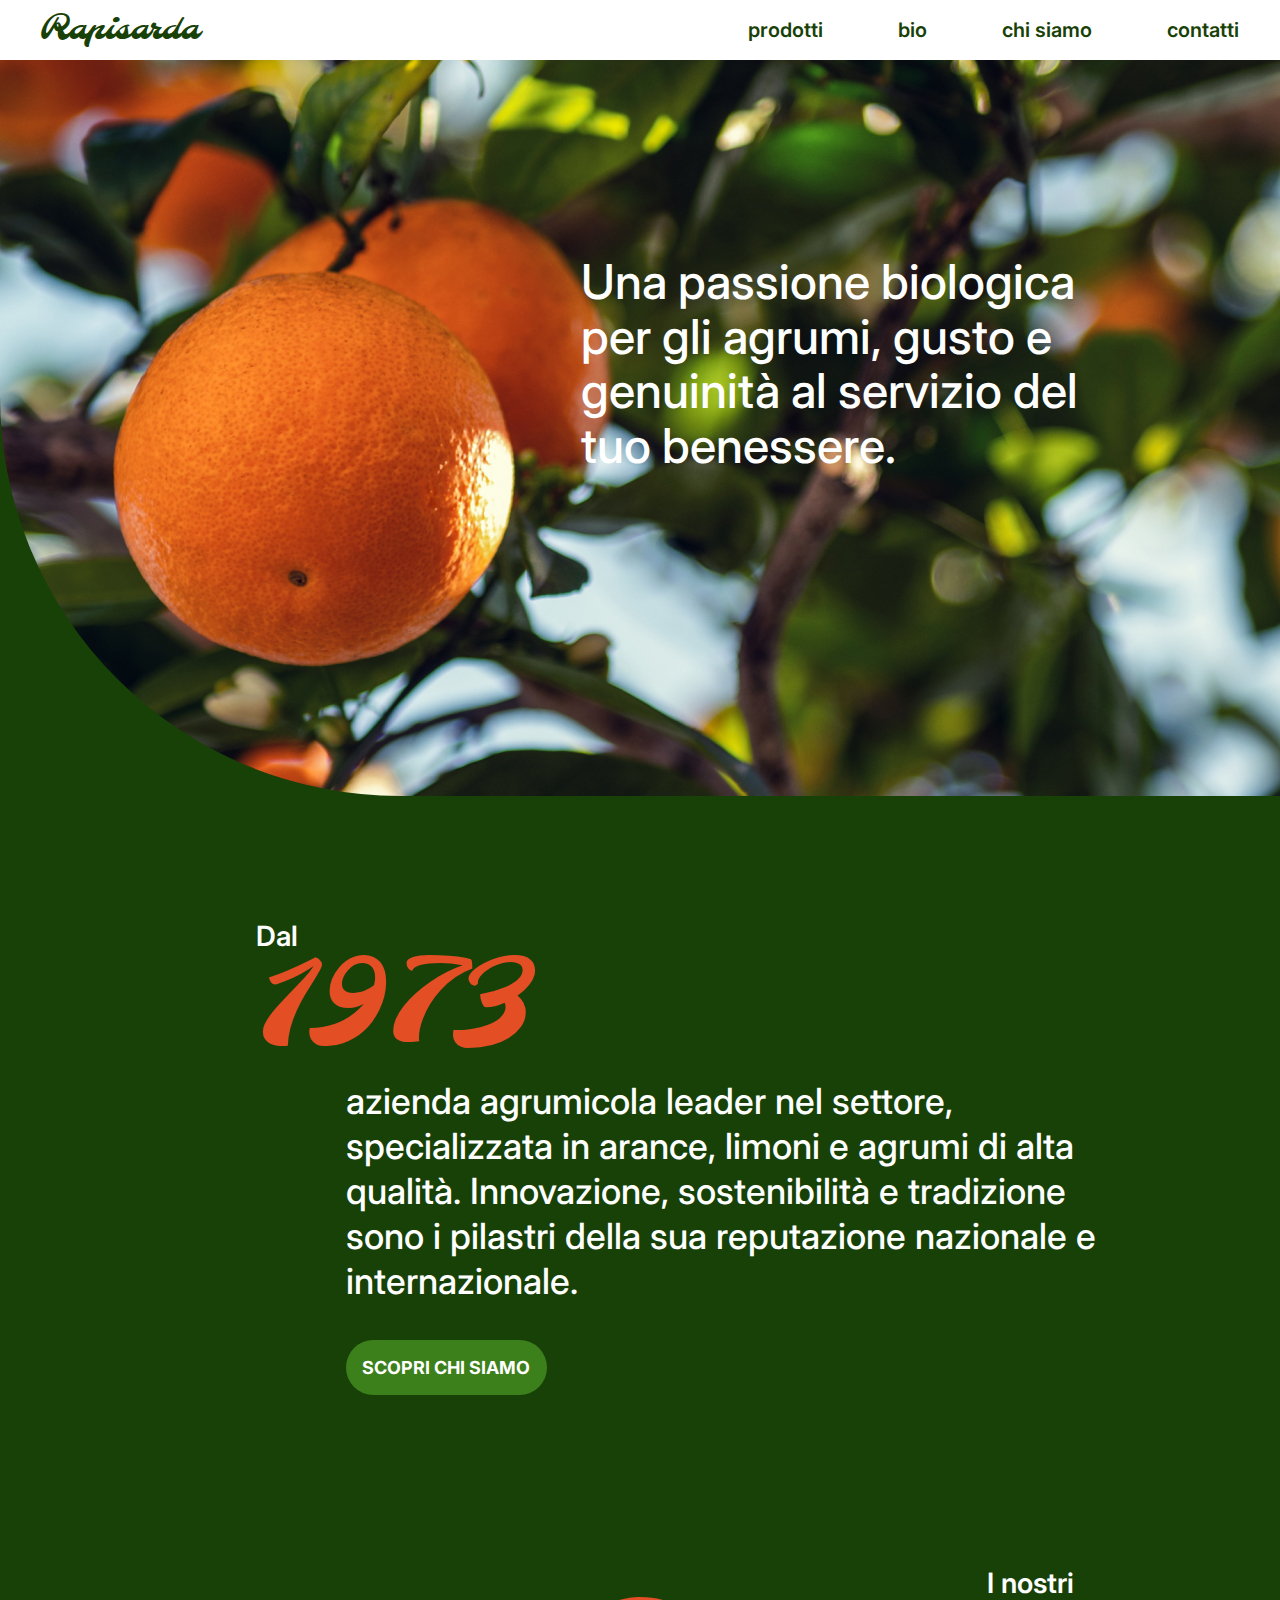
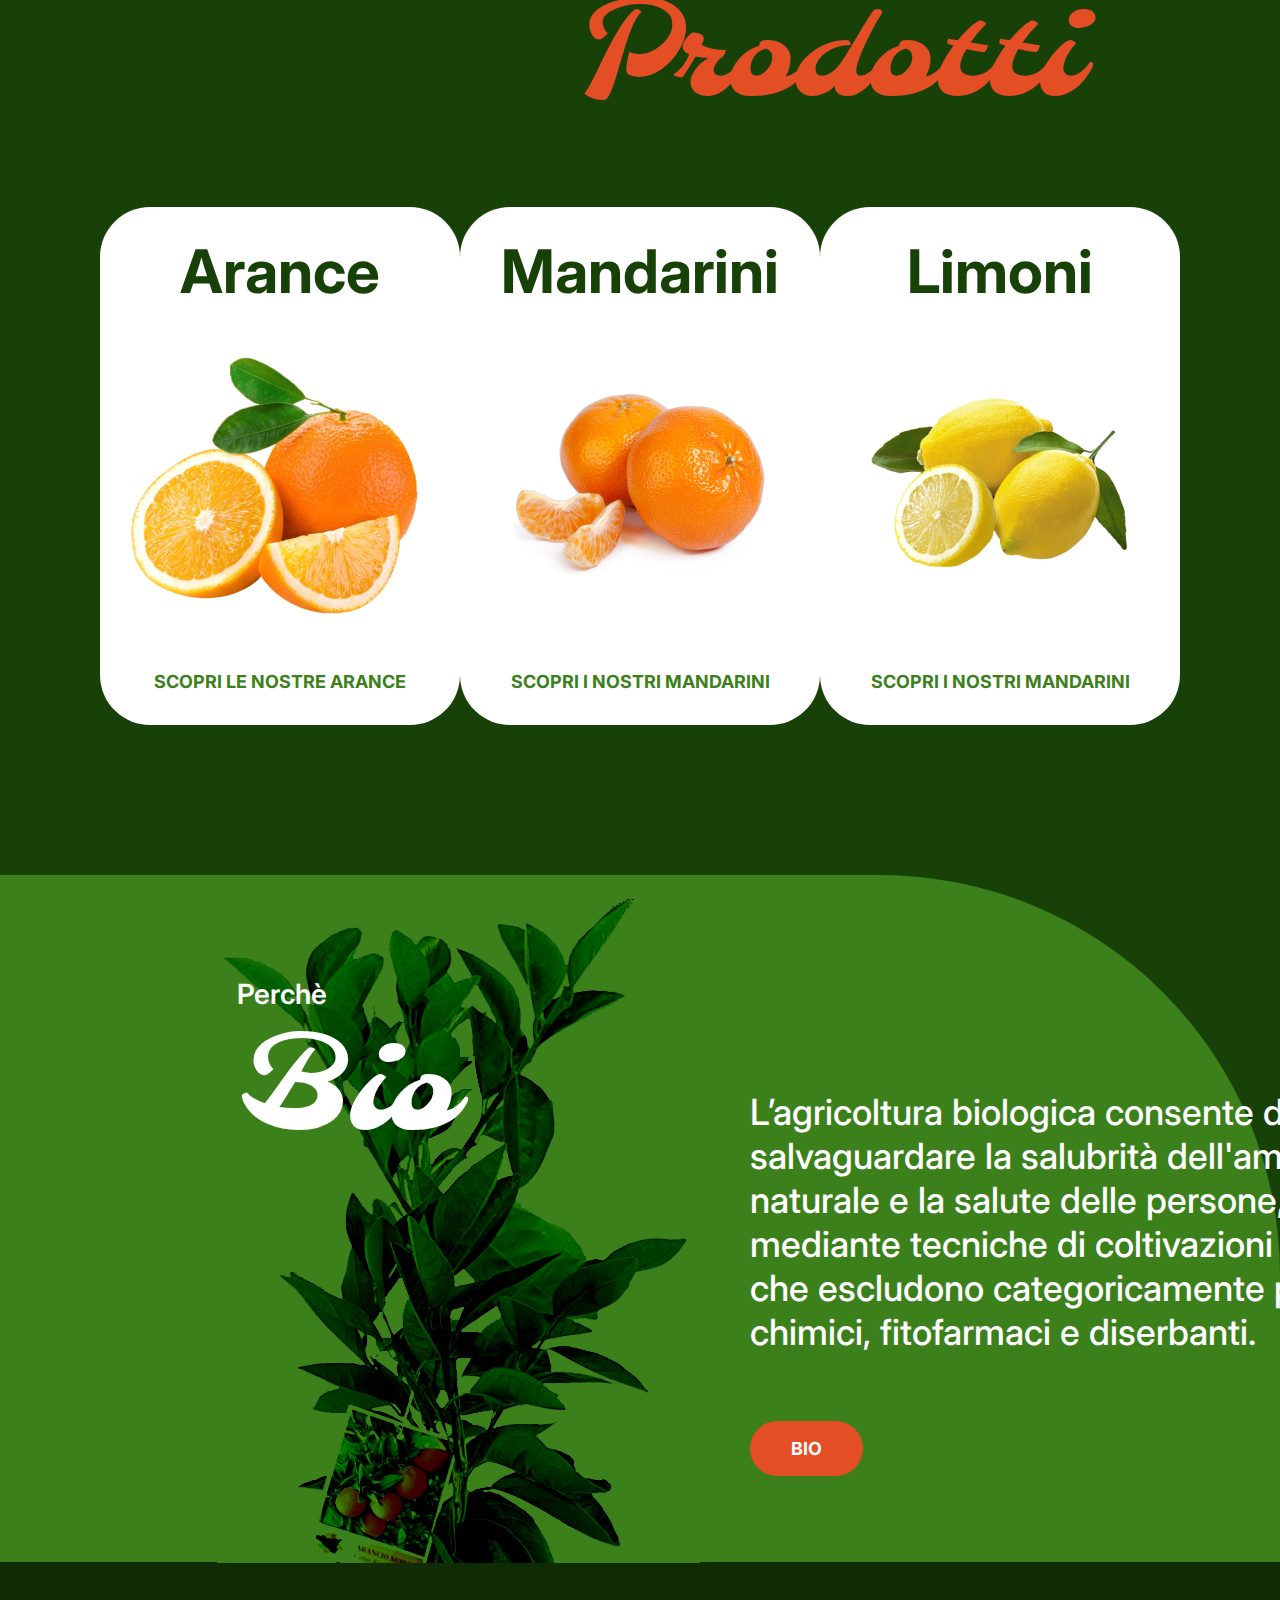
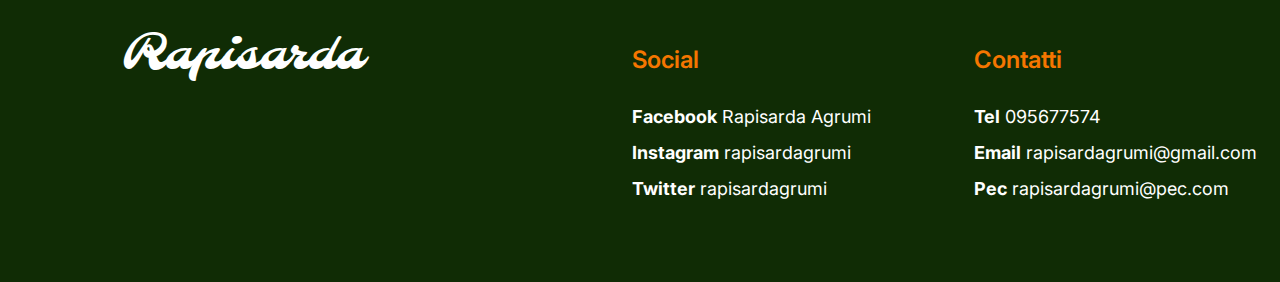
<file: index.html>
<!DOCTYPE html>
<html lang="en">
<head>
    <meta charset="UTF-8">
    <meta http-equiv="X-UA-Compatible" content="IE=edge">
    <meta name="viewport" content="width=device-width, initial-scale=1.0">
    <meta name="author" content="Pietra Rapisarda e Daniele Rapisarda">
    <title>Rapisarda Agrumi</title>
    <link rel="stylesheet" href="css/style.css">
    <link rel="preconnect" href="https://fonts.googleapis.com">
    <link rel="preconnect" href="https://fonts.gstatic.com" crossorigin>
    <link href="https://fonts.googleapis.com/css2?family=Inter:wght@300;400;500;600;700&family=Molle&display=swap" rel="stylesheet">
</head>

<body>
    <header>
        <a href="index.html"><h1>Rapisarda</h1></a>
        <input class="checkbox" type="checkbox" name="" id="" />
        <div class="hamburger-lines">
          <span class="line line1"></span>
          <span class="line line2"></span>
          <span class="line line3"></span>
        </div>
        <nav>
            <div id="menu">
                <ul>
                    <li>
                       <a>prodotti</a> 
                        <ul>
                            <li><a href="arance.html">arance</a></li>
                            <li><a href="mandarini.html">mandarini</a></li>
                            <li><a href="limoni.html">limoni</a></li>
                        </ul>
                    </li>
                    <li><a href="bio.html">bio</a></li>
                    <li><a href="chisiamo.html">chi siamo</a></li>
                    <li><a href="contatti.html">contatti</a></li>
                </ul>
            </div>
        </nav>
    </header>

        <div class="card1">
            <img src="img/home/intro.jpg" alt="1"/>
            <p>Una passione biologica per gli agrumi, gusto e genuinità al servizio del tuo benessere.</p>
        </div>

        <div class="card2">
            <h4>Dal</h4>
            <h3>1973</h3>
            <div class="grid">
            <p>azienda agrumicola leader nel settore, specializzata in arance, limoni e agrumi di alta qualità. Innovazione, sostenibilità e tradizione sono i pilastri della sua reputazione nazionale e internazionale.</p>
            <button><a href="chisiamo.html">SCOPRI CHI SIAMO</a></button>
            </div>
        </div>

        <div class="card3">
            <h4>I nostri</h4>
            <h3>Prodotti</h3>
        </div>

        <section class="grid">
           <div class="card">
                <a href="arance.html"><h2>Arance</h2></a>
                <a href="arance.html"><img src="img/home/arance.png" alt="Immagine dell'arancia"></a>
                <button><a href="arance.html">SCOPRI LE NOSTRE ARANCE</a></button>
            </div>
            <div class="card">
                <a href="mandarini.html"><h2>Mandarini</h2></a>
                <a href="mandarini.html"><img src="img/home/mandarini.png" alt="Immagine dei mandarini"></a>
                <button><a href="mandarini.html">SCOPRI I NOSTRI MANDARINI</a></button>
            </div>
            <div class="card">
                <a href="limoni.html"><h2>Limoni</h2></a>
                <a href="limoni.html"><img src="img/home/limoni.png" alt="Immagine dei limoni"></a>
                <button><a href="mandarini.html">SCOPRI I NOSTRI MANDARINI</a></button>
            </div>
        </section>

        <div class="card4">
            <div class="coppia">
            <h4>Perchè</h4>
            <h3>Bio</h3>
        </div>
        <div class="tutto">
            <img src="img/home/pianta.png" alt="pianta">
            <div class="testo">
            <p>L’agricoltura biologica consente di salvaguardare la salubrità dell'ambiente naturale e la salute delle persone, mediante tecniche di coltivazioni naturali che escludono categoricamente prodotti chimici, fitofarmaci e diserbanti.</p>
            <button><a href="bio.html">BIO</a></button>
        </div>
    </div>
        </div>
</body>

<footer>
    <div class="titolofooter">
        <a href="index.html"><h1>Rapisarda</h1></a>
    </div>
    <div class="due">
        <div class="social">
            <h5>Social</h5>
            <ul>
                <li><a href="social"><b>Facebook</b> Rapisarda Agrumi</a></li>
                <li><a href="social"><b>Instagram</b> rapisardagrumi</a></li>
                <li><a href="social"><b>Twitter</b> rapisardagrumi</a></li>
            </ul>
        </div>
        <div class="contatti">
            <h5>Contatti</h5>
            <ul>
                <li><b>Tel</b> 095677574</li>
                <li><b>Email</b> rapisardagrumi@gmail.com</li>
                <li><b>Pec</b> rapisardagrumi@pec.com</li>
            </ul>
        </div>
    </div>
</footer>

</html>
</file>
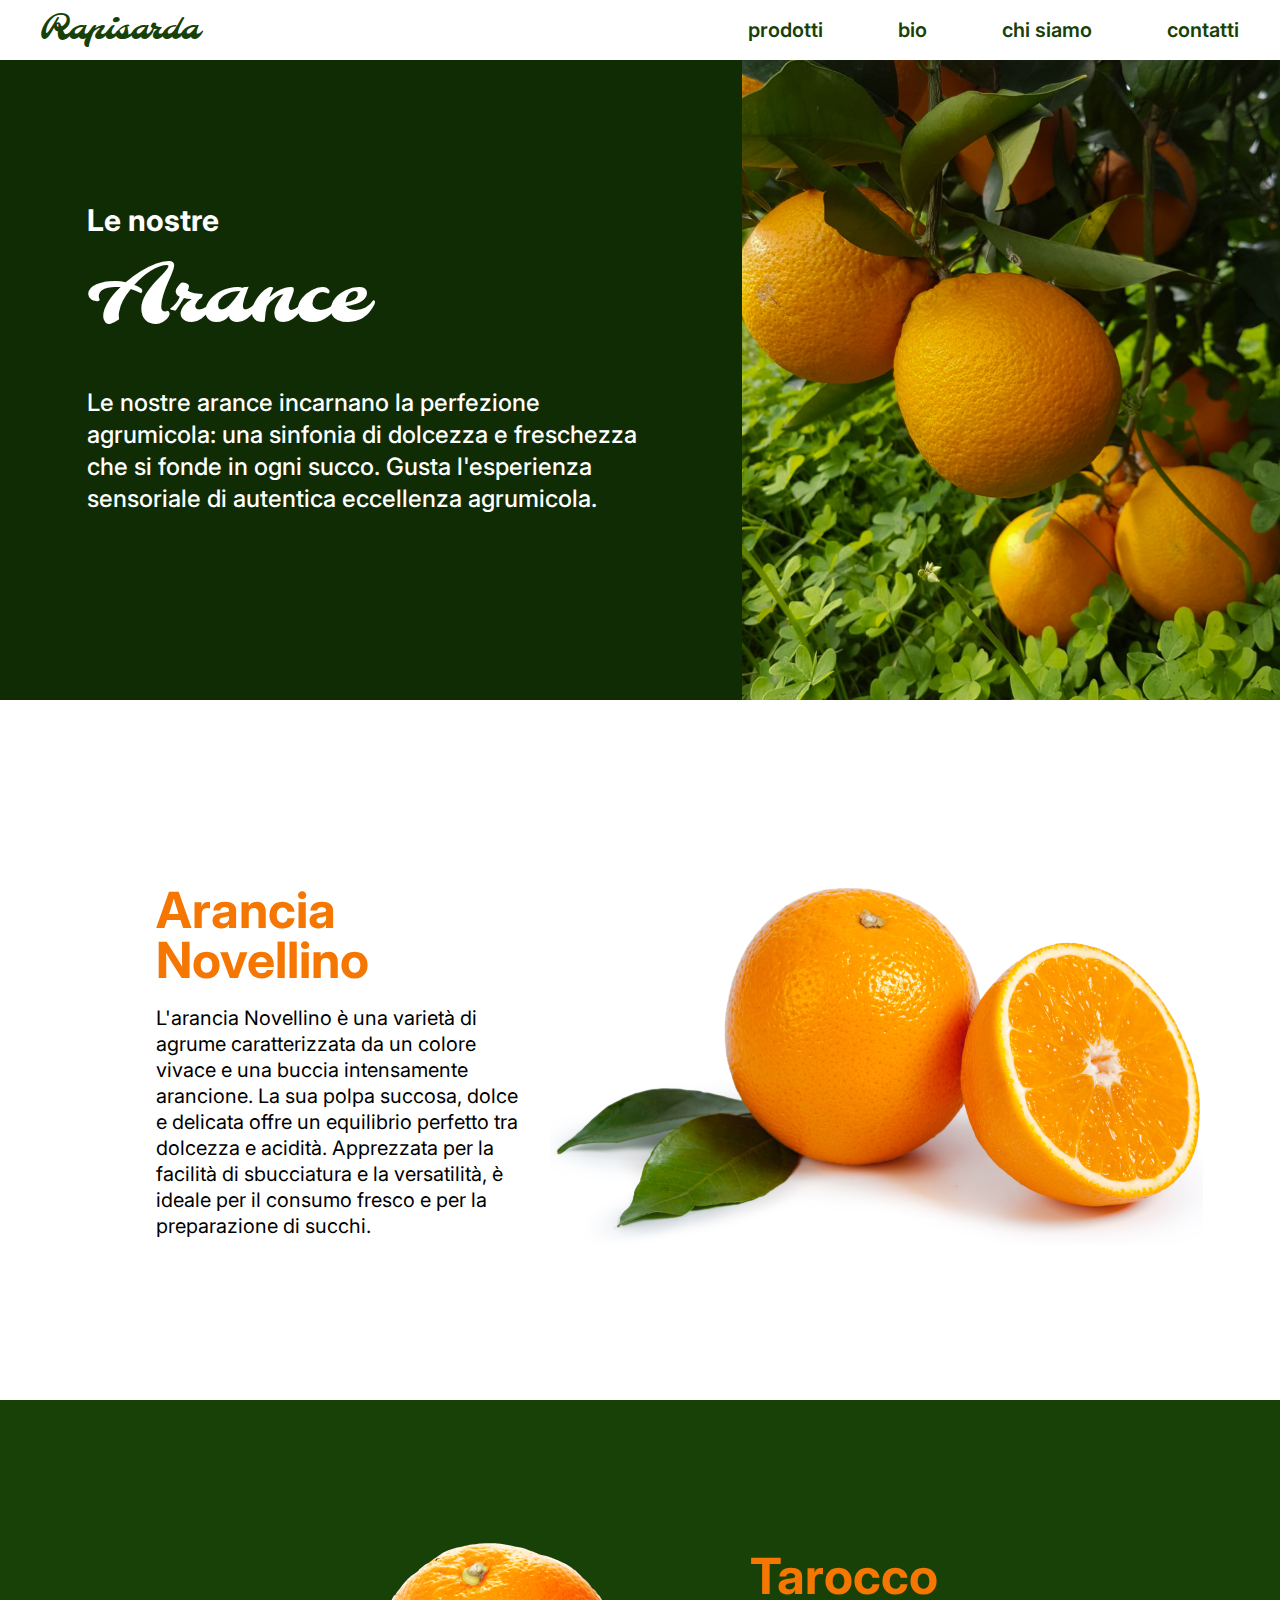
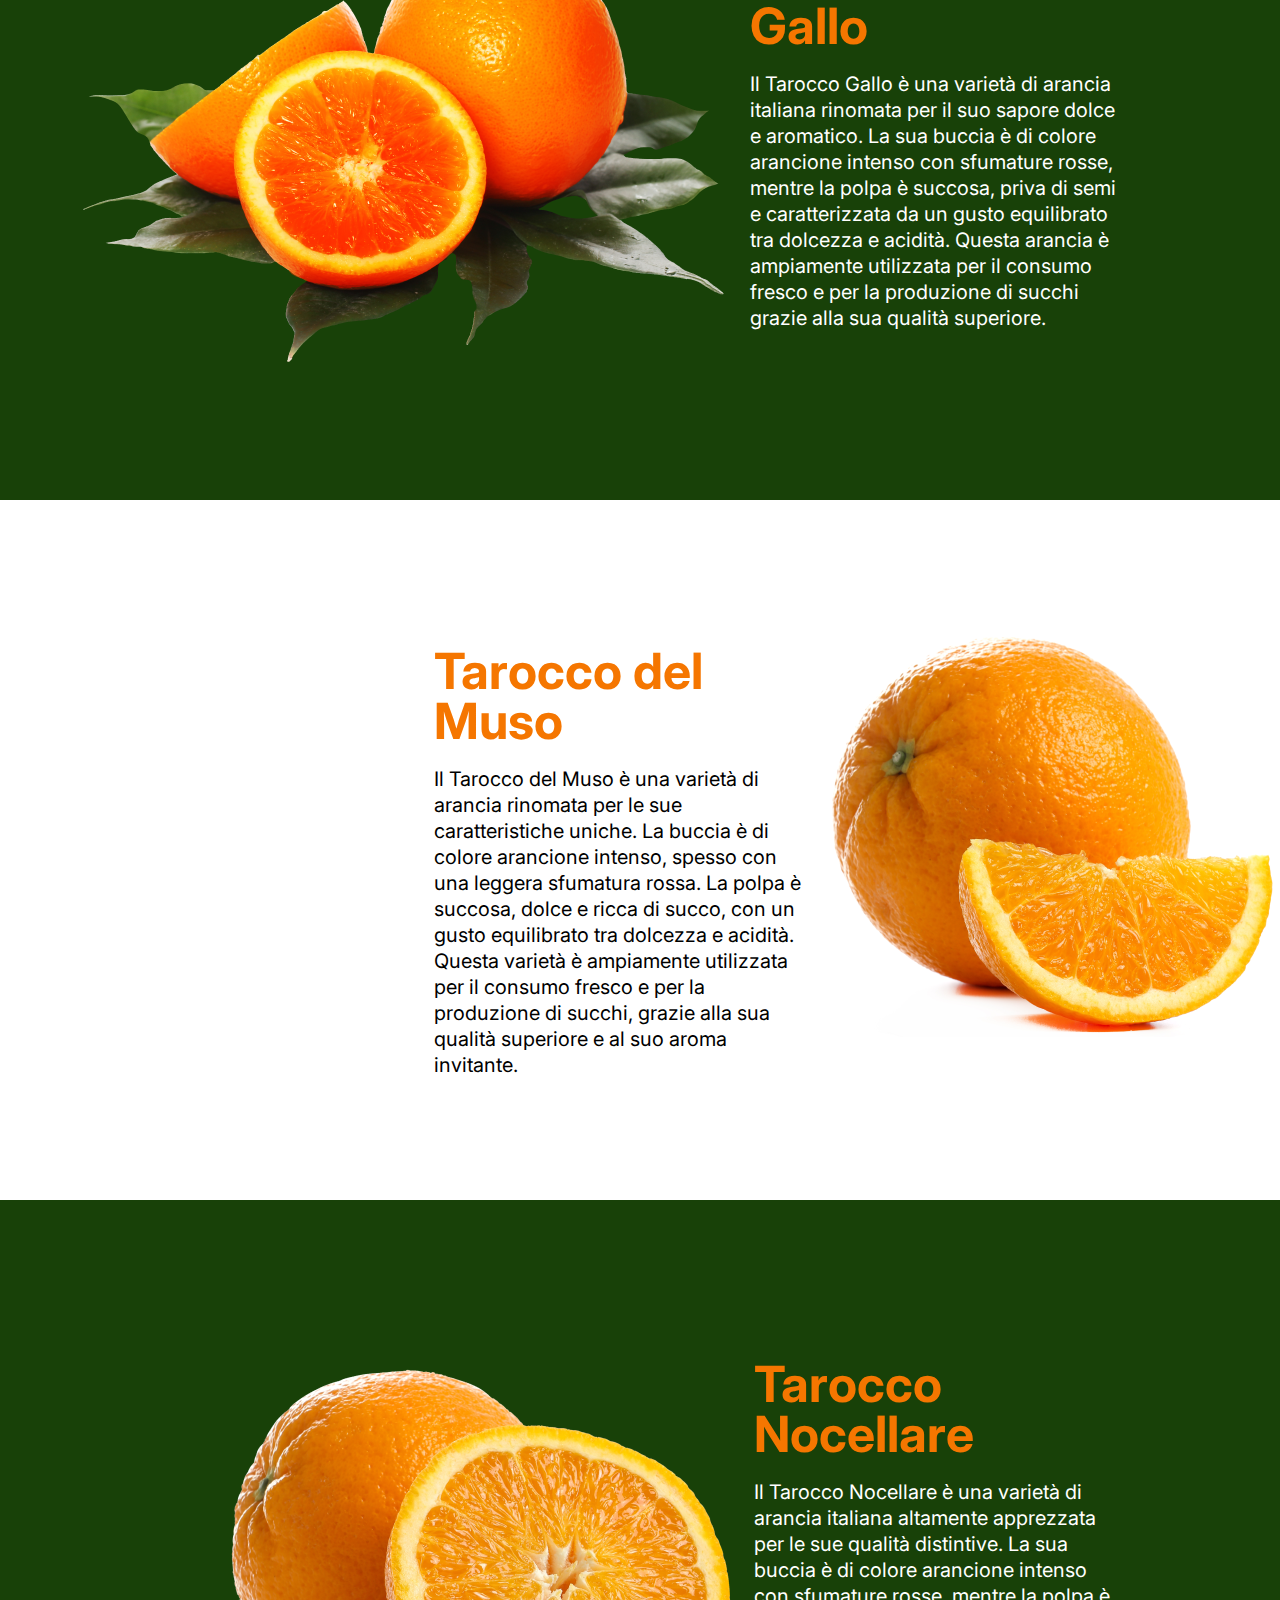
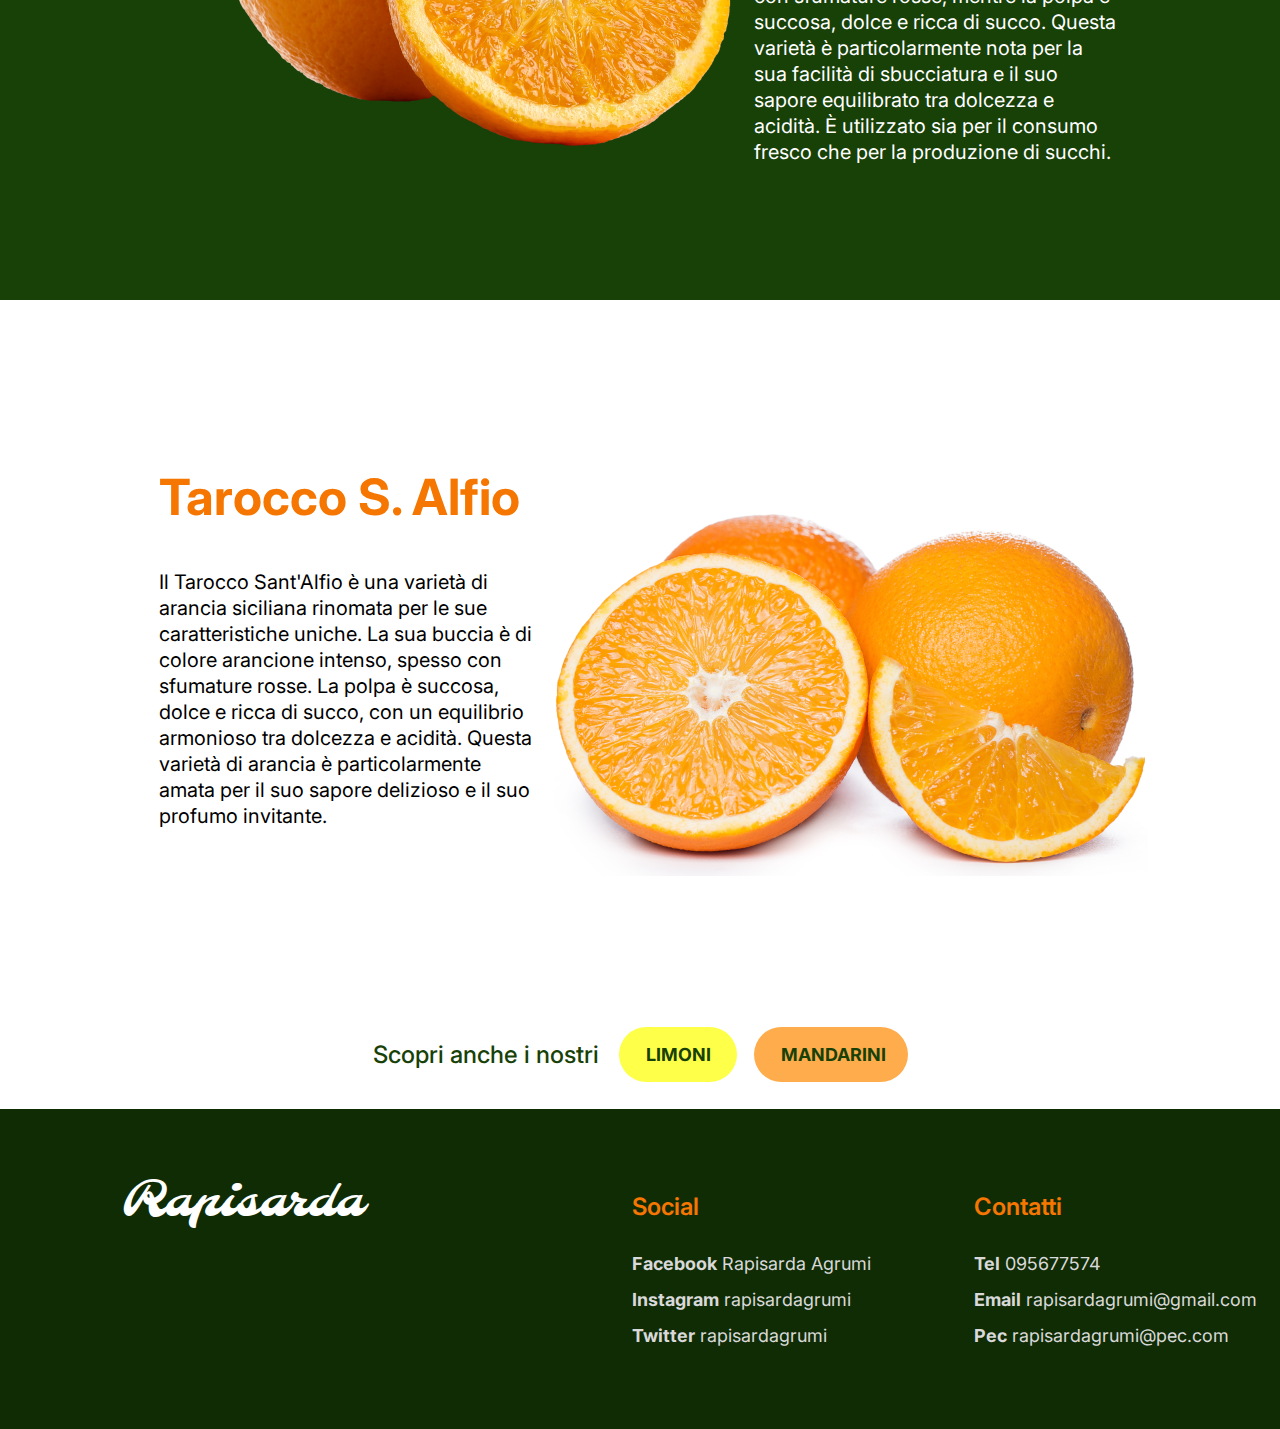
<file: arance.html>
<!DOCTYPE html>
<html lang="en">
<head>
    <meta charset="UTF-8">
    <meta http-equiv="X-UA-Compatible" content="IE=edge">
    <meta name="viewport" content="width=device-width, initial-scale=1.0">
    <meta name="author" content="Pietra Rapisarda e Daniele Rapisarda">
    <title>Rapisarda Agrumi - Arance</title>
    <link rel="stylesheet" href="css/arance.css">
    <link rel="preconnect" href="https://fonts.googleapis.com">
    <link rel="preconnect" href="https://fonts.gstatic.com" crossorigin>
    <link href="https://fonts.googleapis.com/css2?family=Inter:wght@300;400;500;600;700&family=Molle&display=swap" rel="stylesheet">
</head>

<body>
    <header>
        <a href="index.html"><h1>Rapisarda</h1></a>
        <input class="checkbox" type="checkbox" name="" id="" />
        <div class="hamburger-lines">
          <span class="line line1"></span>
          <span class="line line2"></span>
          <span class="line line3"></span>
        </div>
        <nav>
            <div id="menu">
                <ul>
                    <li>
                       <a>prodotti</a> 
                        <ul>
                            <li><a href="arance.html">arance</a></li>
                            <li><a href="mandarini.html">mandarini</a></li>
                            <li><a href="limoni.html">limoni</a></li>
                        </ul>
                    </li>
                    <li><a href="bio.html">bio</a></li>
                    <li><a href="chisiamo.html">chi siamo</a></li>
                    <li><a href="contatti.html">contatti</a></li>
                </ul>
            </div>
        </nav>
    </header>

    <div class="card1">
     <div class="testo">
        <h1>Le nostre</h1>
        <h2>Arance</h2>
        <p>Le nostre arance incarnano la perfezione agrumicola: una sinfonia di dolcezza e freschezza che si fonde in ogni succo. Gusta l'esperienza sensoriale di autentica eccellenza agrumicola.</p>
    </div>
        <img src="img/arance/1.jpg" alt="1"/>
    </div>

    <div class="card2">
    <div class="testo2">
        <h2>Arancia Novellino</h2>
        <p>L'arancia Novellino è una varietà di agrume caratterizzata da un colore vivace e una buccia intensamente arancione. La sua polpa succosa, dolce e delicata offre un equilibrio perfetto tra dolcezza e acidità. Apprezzata per la facilità di sbucciatura e la versatilità, è ideale per il consumo fresco e per la preparazione di succhi.</p>
    </div>
        <img src="img/arance/2.png" alt="2"/>
    </div>

    <div class="card3">
        <img src="img/arance/3.png" alt="3"/>
     <div class="testo3">
        <h2>Tarocco Gallo</h2>
        <p>Il Tarocco Gallo è una varietà di arancia italiana rinomata per il suo sapore dolce e aromatico. La sua buccia è di colore arancione intenso con sfumature rosse, mentre la polpa è succosa, priva di semi e caratterizzata da un gusto equilibrato tra dolcezza e acidità. Questa arancia è ampiamente utilizzata per il consumo fresco e per la produzione di succhi grazie alla sua qualità superiore.</p>
    </div>
    </div>

    <div class="card4">
        <div class="testo4">
        <h2>Tarocco del Muso</h2>
        <p>Il Tarocco del Muso è una varietà di arancia rinomata per le sue caratteristiche uniche. La buccia è di colore arancione intenso, spesso con una leggera sfumatura rossa. La polpa è succosa, dolce e ricca di succo, con un gusto equilibrato tra dolcezza e acidità. Questa varietà è ampiamente utilizzata per il consumo fresco e per la produzione di succhi, grazie alla sua qualità superiore e al suo aroma invitante.</p>
        </div>
        <img src="img/arance/4.png" alt="4"/>
    </div>

    <div class="card5">
        <img src="img/arance/5.png" alt="5"/>
     <div class="testo5">
        <h2>Tarocco Nocellare</h2>
        <p> Il Tarocco Nocellare è una varietà di arancia italiana altamente apprezzata per le sue qualità distintive. La sua buccia è di colore arancione intenso con sfumature rosse, mentre la polpa è succosa, dolce e ricca di succo. Questa varietà è particolarmente nota per la sua facilità di sbucciatura e il suo sapore equilibrato tra dolcezza e acidità. È utilizzato sia per il consumo fresco che per la produzione di succhi.</p>
    </div>
    </div>

    <div class="card6">
        <div class="testo6">
        <h2>Tarocco S. Alfio</h2>
        <p>Il Tarocco Sant'Alfio è una varietà di arancia siciliana rinomata per le sue caratteristiche uniche. La sua buccia è di colore arancione intenso, spesso con sfumature rosse. La polpa è succosa, dolce e ricca di succo, con un equilibrio armonioso tra dolcezza e acidità. Questa varietà di arancia è particolarmente amata per il suo sapore delizioso e il suo profumo invitante.</p>
        </div>
        <img src="img/arance/6.png" alt="6"/>
    </div>

    <div class="card7">
        <h5>Scopri anche i nostri</h5>
        <div class="duebottoni">
        <button id="b1"><a href="limoni.html" class="limoni">LIMONI</a></button>
        <button id="b2"><a href="mandarini.html" class="mandarini">MANDARINI</a></button>
    </div>
    </div>
</body>

<footer>
    <div class="titolofooter">
        <a href="index.html"><h1>Rapisarda</h1></a>
    </div>
    <div class="due">
        <div class="social">
            <h5>Social</h5>
            <ul>
                <li><a href="social"><b>Facebook</b> Rapisarda Agrumi</a></li>
                <li><a href="social"><b>Instagram</b> rapisardagrumi</a></li>
                <li><a href="social"><b>Twitter</b> rapisardagrumi</a></li>

            </ul>
        </div>
        <div class="contatti">
            <h5>Contatti</h5>
            <ul>
                <li><b>Tel</b> 095677574</li>
                <li><b>Email</b> rapisardagrumi@gmail.com</li>
                <li><b>Pec</b> rapisardagrumi@pec.com</li>
            </ul>
        </div>
    </div>
</footer>

</html>
</file>
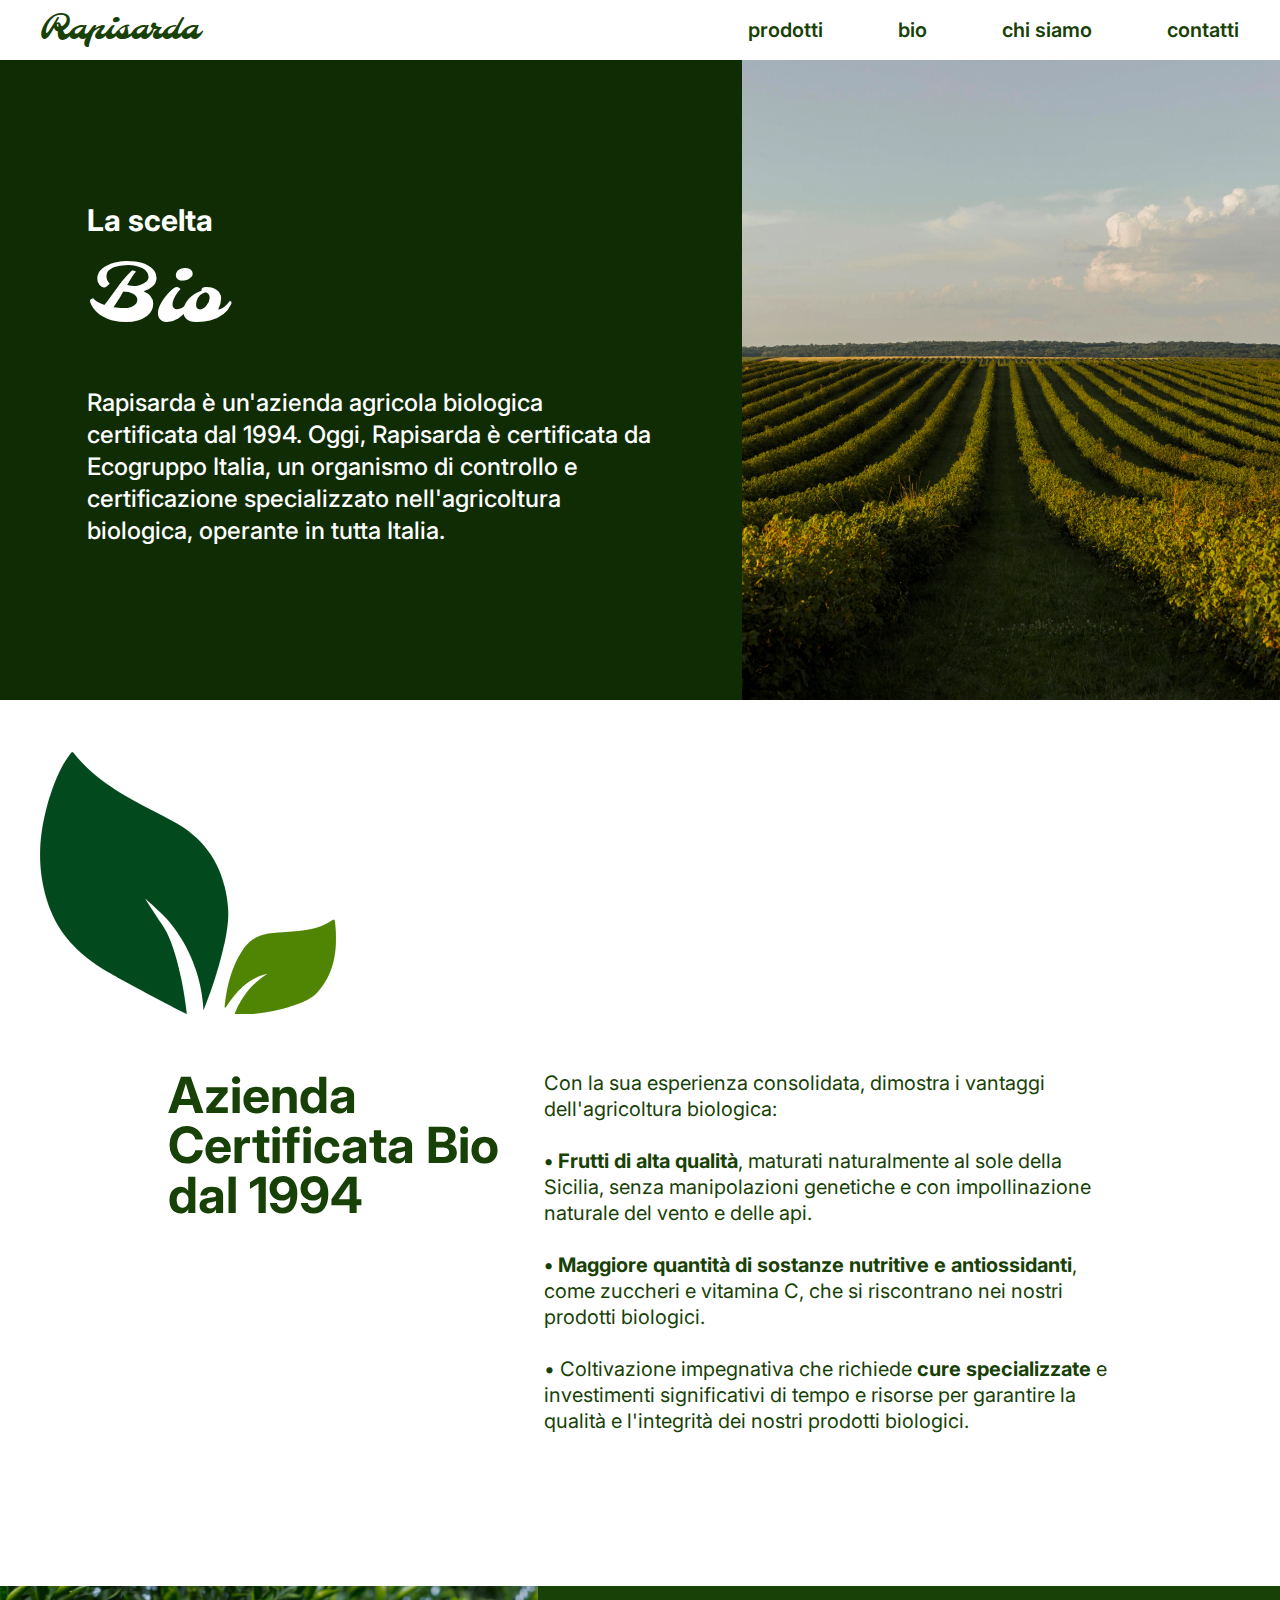
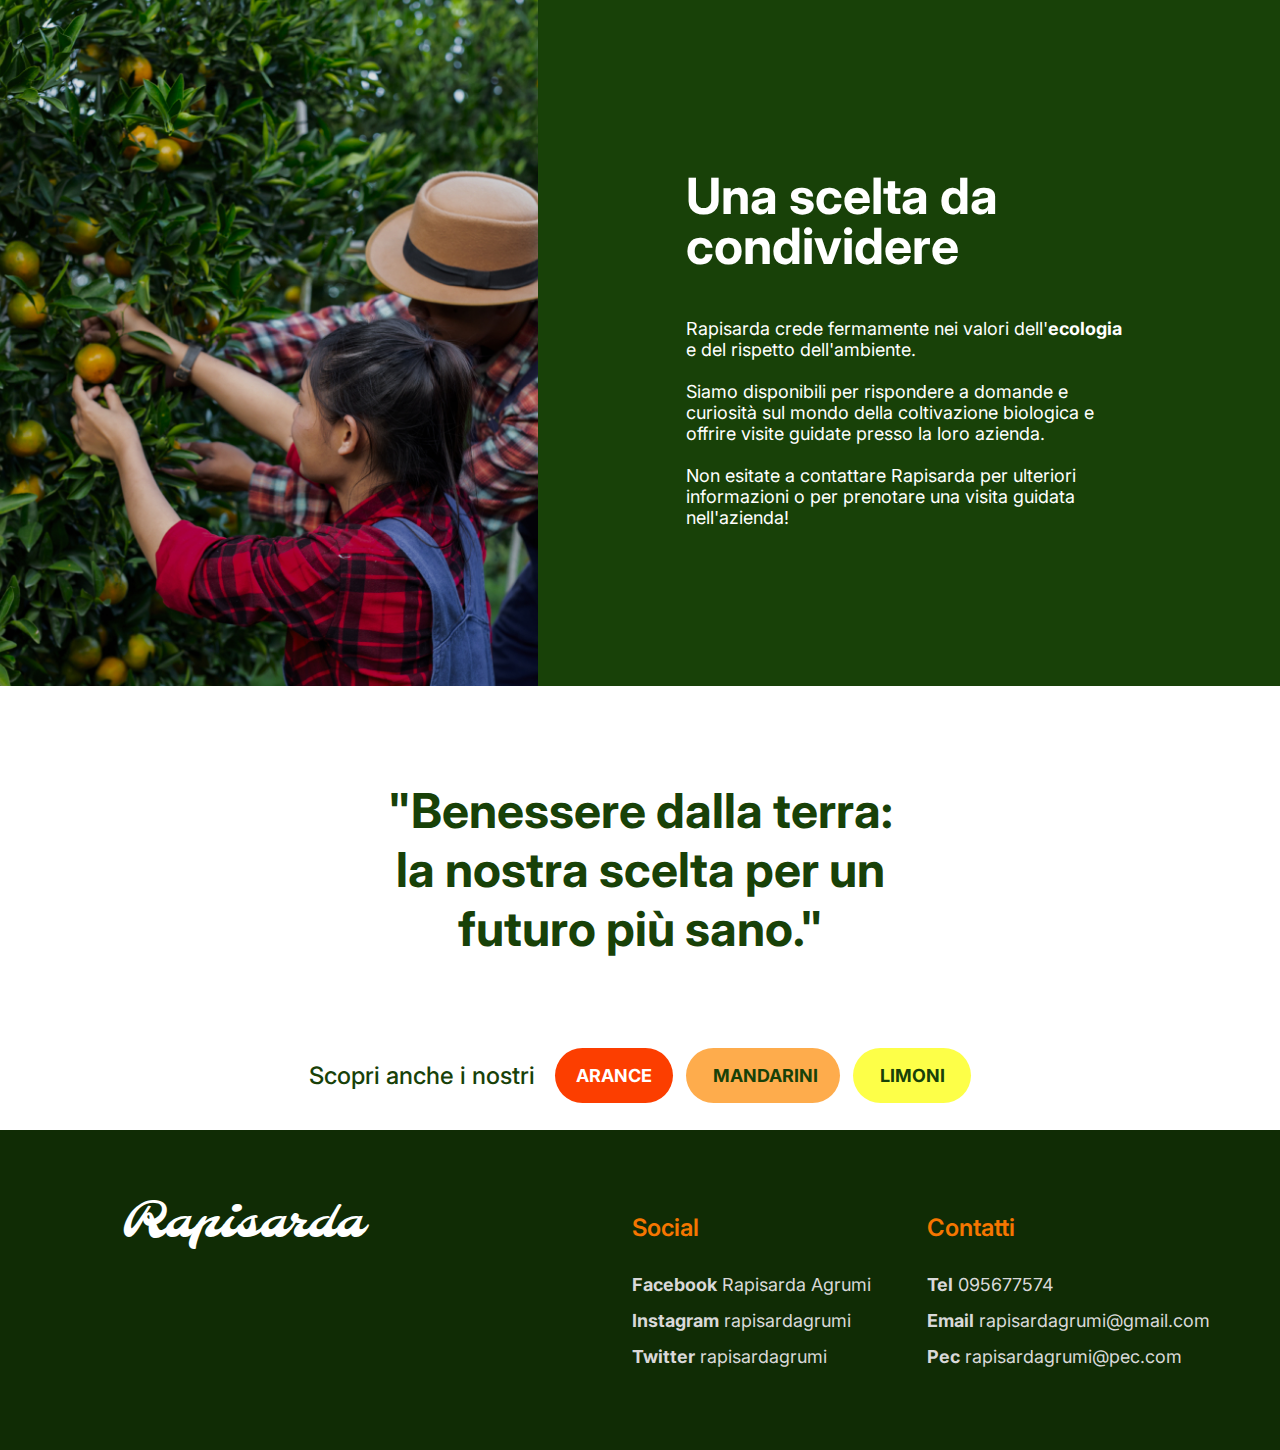
<file: bio.html>
<!DOCTYPE html>
<html lang="en">
<head>
    <meta charset="UTF-8">
    <meta http-equiv="X-UA-Compatible" content="IE=edge">
    <meta name="viewport" content="width=device-width, initial-scale=1.0">
    <meta name="author" content="Pietra Rapisarda e Daniele Rapisarda">
    <title>Rapisarda Agrumi - Bio</title>
    <link rel="stylesheet" href="css/bio.css">
    <link rel="preconnect" href="https://fonts.googleapis.com">
    <link rel="preconnect" href="https://fonts.gstatic.com" crossorigin>
    <link href="https://fonts.googleapis.com/css2?family=Inter:wght@300;400;500;600;700&family=Molle&display=swap" rel="stylesheet">
</head>

<body>
    <header>
        <a href="index.html"><h1>Rapisarda</h1></a>
        <input class="checkbox" type="checkbox" name="" id="" />
        <div class="hamburger-lines">
          <span class="line line1"></span>
          <span class="line line2"></span>
          <span class="line line3"></span>
        </div>
        <nav>
            <div id="menu">
                <ul>
                    <li>
                       <a>prodotti</a> 
                        <ul>
                            <li><a href="arance.html">arance</a></li>
                            <li><a href="mandarini.html">mandarini</a></li>
                            <li><a href="limoni.html">limoni</a></li>
                        </ul>
                    </li>
                    <li><a href="bio.html">bio</a></li>
                    <li><a href="chisiamo.html">chi siamo</a></li>
                    <li><a href="contatti.html">contatti</a></li>
                </ul>
            </div>
        </nav>
    </header>

    <div class="card1">
        <div class="testo">
        <h1>La scelta</h1>
            <h2>Bio</h2>
        <p>Rapisarda è un'azienda agricola biologica certificata dal 1994. Oggi, Rapisarda è certificata da Ecogruppo Italia, un organismo di controllo e certificazione specializzato nell'agricoltura biologica, operante in tutta Italia. </p>
        </div>
        <img src="img/bio/1.jpg" alt="1"/>
    </div>

    <div class="card2">
        <img src="img/bio/2.png" alt="2"/>
            <div class="testo9">
            <h2>Azienda Certificata Bio dal 1994</h2>
        <div class="paragrafo">
        <p1>Con la sua esperienza consolidata, dimostra i vantaggi dell'agricoltura biologica: </p1> <p2><b>• Frutti di alta qualità</b>, maturati naturalmente al sole della Sicilia, senza manipolazioni genetiche e con impollinazione naturale del vento e delle api.</p2><b3><b>• Maggiore quantità di sostanze nutritive e antiossidanti</b>, come zuccheri e vitamina C, che si riscontrano nei nostri prodotti biologici.</b3><b4>• Coltivazione impegnativa che richiede <b>cure specializzate</b> e investimenti significativi di tempo e risorse per garantire la qualità e l'integrità dei nostri prodotti biologici.</b4>
            </div>
        </div>
    </div>

    <div class="card3">
        <img src="img/bio/3.jpg" alt="3"/>
        <div class="testo3">
        <h2>Una scelta da condividere</h2>
        <p>Rapisarda crede fermamente nei valori dell'<b>ecologia</b> e del rispetto dell'ambiente. <br><br>Siamo disponibili per rispondere a domande e curiosità sul mondo della coltivazione biologica e offrire visite guidate presso la loro azienda. <br><br>Non esitate a contattare Rapisarda per ulteriori informazioni o per prenotare una visita guidata nell'azienda!</p>
        </div>
    </div>

    <div class="card4">
        <p>"Benessere dalla terra: la nostra scelta per un futuro più sano."</p>
    </div>

    <div class="card5">
        <h5>Scopri anche i nostri</h5>
        <button id="b1"><a href="arance.html" class="arance">ARANCE</a></button>
        <button id="b2"><a href="mandarini.html" class="mandarini">MANDARINI</a></button>
        <button id="b3"><a href="limoni.html" class="limoni">LIMONI</a></button>
    </div>
</body>

<footer>
    <div class="titolofooter">
        <a href="index.html"><h1>Rapisarda</h1></a>
    </div>
    <div class="due">
        <div class="social">
            <h5>Social</h5>
            <ul>
                <li><a href="social"><b>Facebook</b> Rapisarda Agrumi</a></li>
                <li><a href="social"><b>Instagram</b> rapisardagrumi</a></li>
                <li><a href="social"><b>Twitter</b> rapisardagrumi</a></li>

            </ul>
        </div>
        <div class="contatti">
            <h5>Contatti</h5>
            <ul>
                <li><b>Tel</b> 095677574</li>
                <li><b>Email</b> rapisardagrumi@gmail.com</li>
                <li><b>Pec</b> rapisardagrumi@pec.com</li>
            </ul>
        </div>
    </div>
</footer>

</html>
</file>
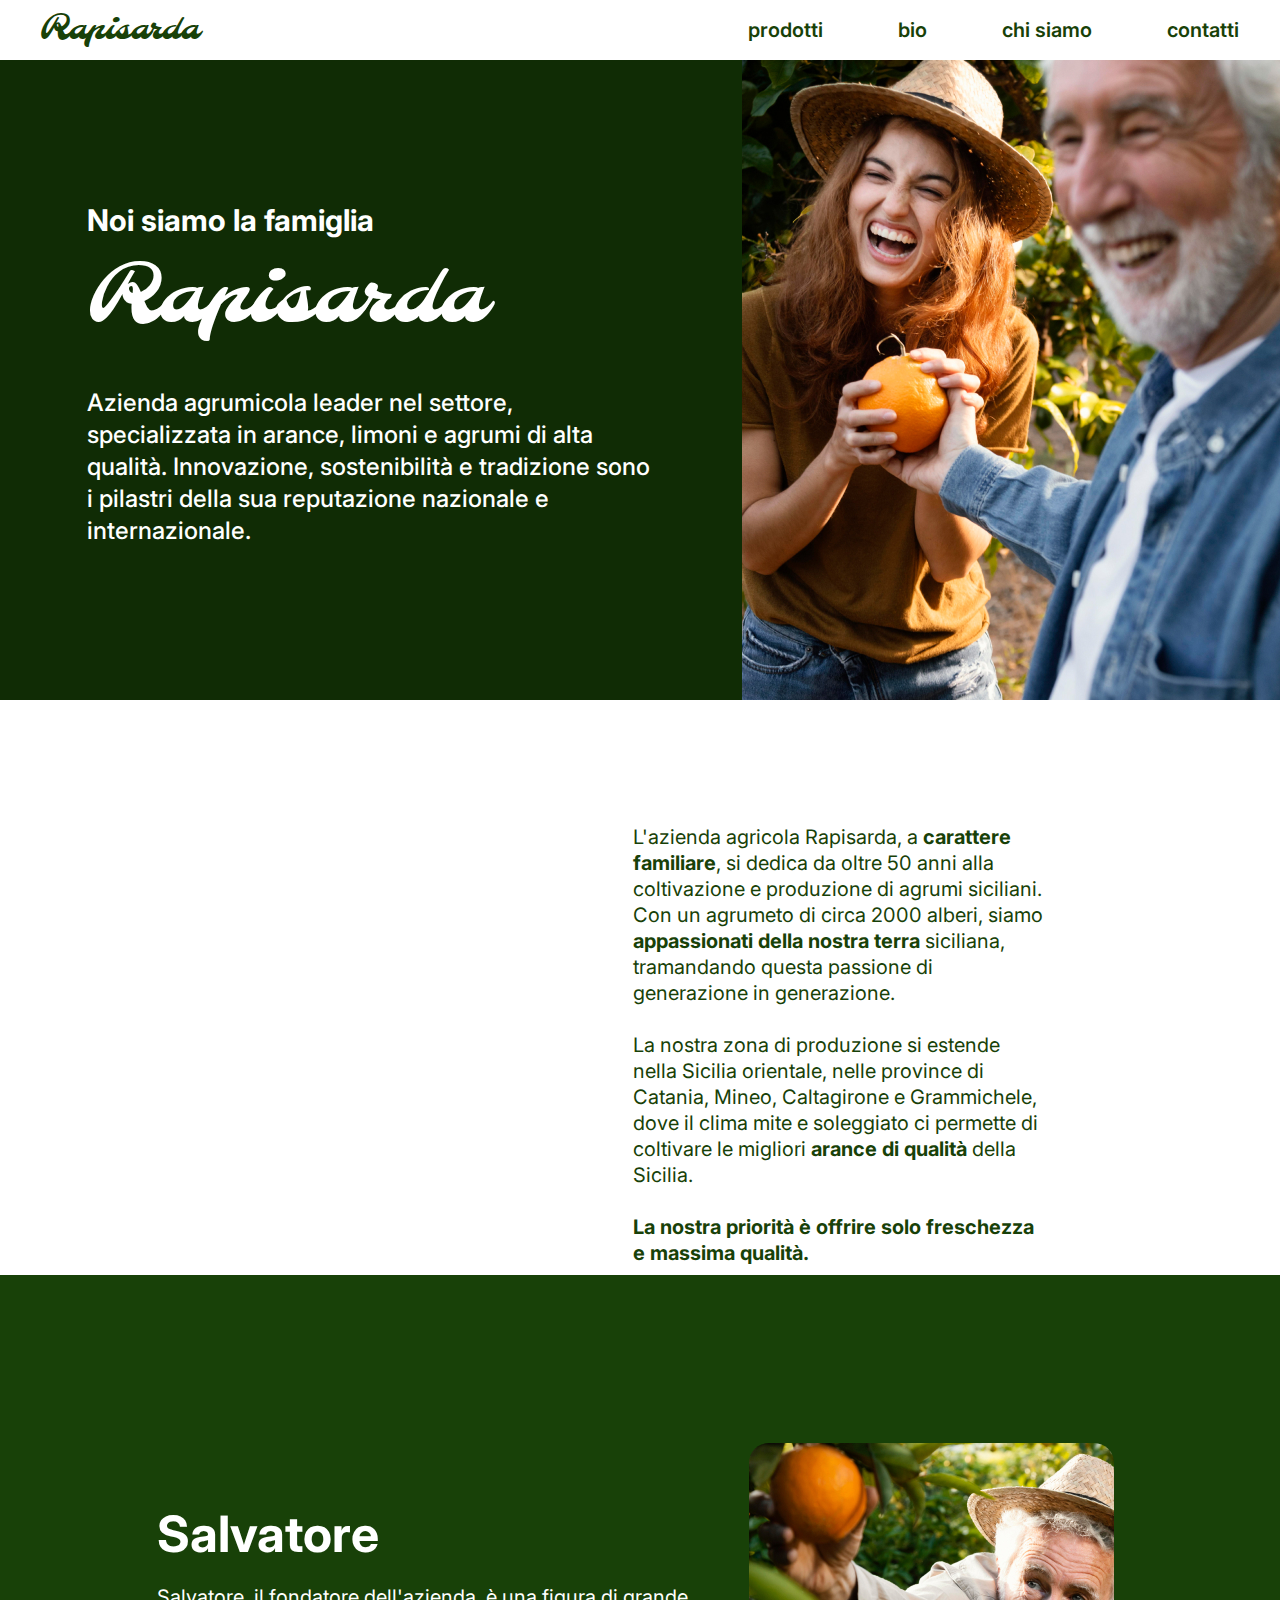
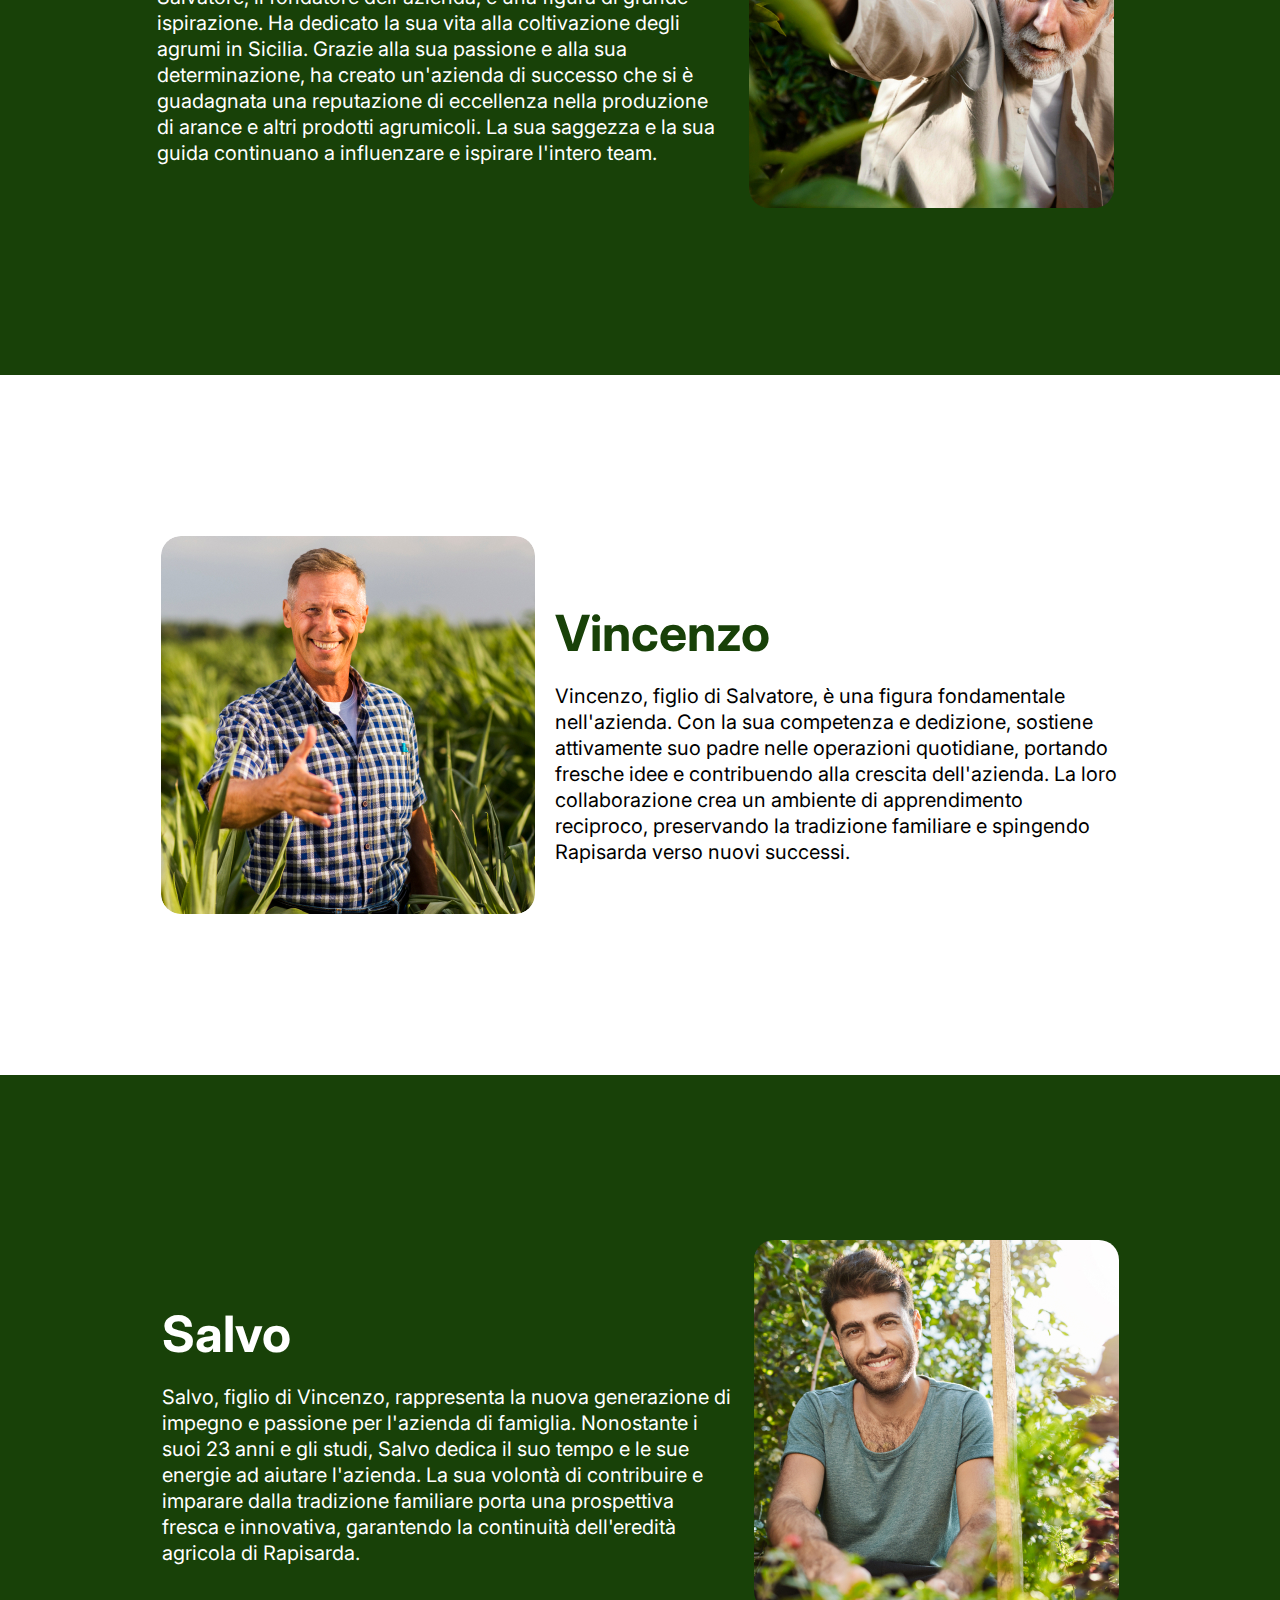
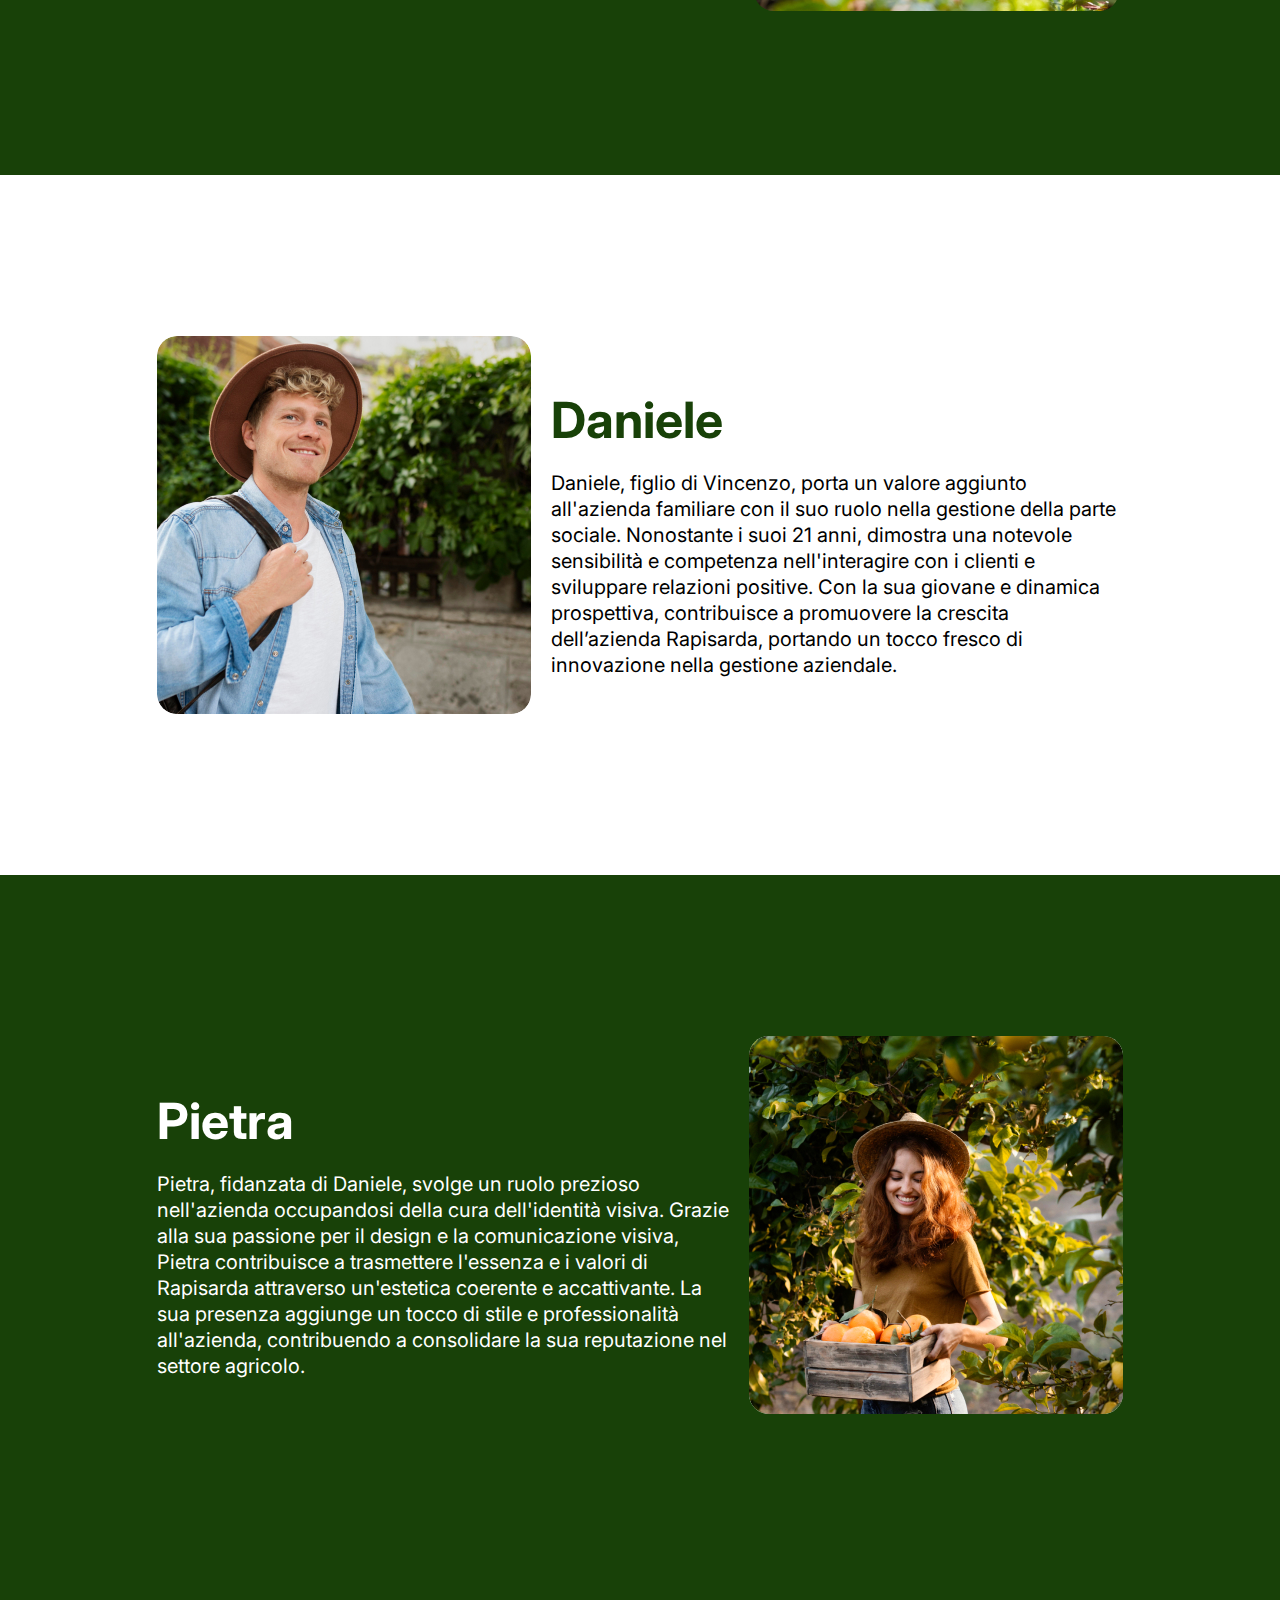
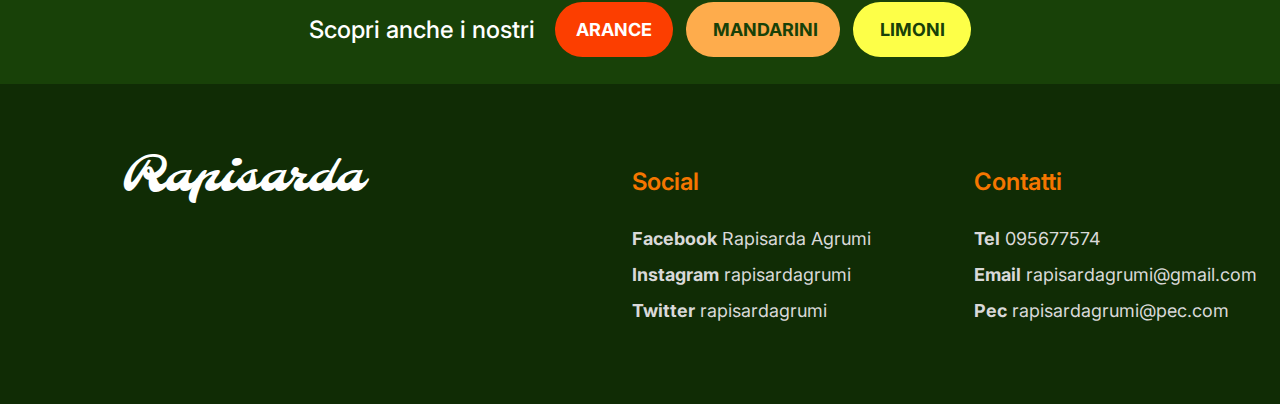
<file: chisiamo.html>
<!DOCTYPE html>
<html lang="en">
<head>
    <meta charset="UTF-8">
    <meta http-equiv="X-UA-Compatible" content="IE=edge">
    <meta name="viewport" content="width=device-width, initial-scale=1.0">
    <meta name="author" content="Pietra Rapisarda e Daniele Rapisarda">
    <title>Rapisarda Agrumi - Chi Siamo</title>
    <link rel="stylesheet" href="css/chisiamo.css">
    <link rel="preconnect" href="https://fonts.googleapis.com">
    <link rel="preconnect" href="https://fonts.gstatic.com" crossorigin>
    <link href="https://fonts.googleapis.com/css2?family=Inter:wght@300;400;500;600;700&family=Molle&display=swap" rel="stylesheet">
</head>

<body>
    <header>
        <a href="index.html"><h1>Rapisarda</h1></a>
        <input class="checkbox" type="checkbox" name="" id="" />
        <div class="hamburger-lines">
          <span class="line line1"></span>
          <span class="line line2"></span>
          <span class="line line3"></span>
        </div>
        <nav>
            <div id="menu">
                <ul class="merda">
                    <li>
                       <a>prodotti</a> 
                        <ul>
                            <li><a href="arance.html">arance</a></li>
                            <li><a href="mandarini.html">mandarini</a></li>
                            <li><a href="limoni.html">limoni</a></li>
                        </ul>
                    </li>
                    <li><a href="bio.html">bio</a></li>
                    <li><a href="chisiamo.html">chi siamo</a></li>
                    <li><a href="contatti.html">contatti</a></li>
                </ul>
            </div>
        </nav>
    </header>

    <div class="card1">
        <div class="testo">
        <h1>Noi siamo la famiglia</h1>
        <h2>Rapisarda</h2>
        <p>Azienda agrumicola leader nel settore, specializzata in arance, limoni e agrumi di alta qualità. Innovazione, sostenibilità e tradizione sono i pilastri della sua reputazione nazionale e internazionale.</p>
        </div>
        <img src="img/chi siamo/chi siamo.jpg" alt="1"/>
    </div>

    <div class="card2">
        <p>L'azienda agricola Rapisarda, a <b>carattere familiare</b>, si dedica da oltre 50 anni alla coltivazione e produzione di agrumi siciliani. Con un agrumeto di circa 2000 alberi, siamo <b>appassionati della nostra terra</b> siciliana, tramandando questa passione di generazione in generazione. <br><br>La nostra zona di produzione si estende nella Sicilia orientale, nelle province di Catania, Mineo, Caltagirone e Grammichele, dove il clima mite e soleggiato ci permette di coltivare le migliori <b>arance di qualità</b> della Sicilia.<br><br><b>La nostra priorità è offrire solo freschezza e massima qualità.</b></p>
    </div>

    <div class="card3">
        <div class="testo3">
        <h2>Salvatore</h2>
        <p>Salvatore, il fondatore dell'azienda, è una figura di grande ispirazione. Ha dedicato la sua vita alla coltivazione degli agrumi in Sicilia. Grazie alla sua passione e alla sua determinazione, ha creato un'azienda di successo che si è guadagnata una reputazione di eccellenza nella produzione di arance e altri prodotti agrumicoli. La sua saggezza e la sua guida continuano a influenzare e ispirare l'intero team.</p>
        </div>
        <img src="img/chi siamo/salvatore.jpg" alt="3"/>
    </div>

    <div class="card4">
        <img src="img/chi siamo/vincenzo.jpg" alt="4"/>
        <div class="testo4">
        <h2>Vincenzo</h2>
        <p>Vincenzo, figlio di Salvatore, è una figura fondamentale nell'azienda. Con la sua competenza e dedizione, sostiene attivamente suo padre nelle operazioni quotidiane, portando fresche idee e contribuendo alla crescita dell'azienda. La loro collaborazione crea un ambiente di apprendimento reciproco, preservando la tradizione familiare e spingendo Rapisarda verso nuovi successi.</p>
        </div>
    </div>

    <div class="card5">
        <div class="testo5">
        <h2>Salvo</h2>
        <p>Salvo, figlio di Vincenzo, rappresenta la nuova generazione di impegno e passione per l'azienda di famiglia. Nonostante i suoi 23 anni e gli studi, Salvo dedica il suo tempo e le sue energie ad aiutare l'azienda. La sua volontà di contribuire e imparare dalla tradizione familiare porta una prospettiva fresca e innovativa, garantendo la continuità dell'eredità agricola di Rapisarda.</p>
        </div>
        <img src="img/chi siamo/salvo.jpg" alt="5"/>
    </div>

    <div class="card6">
        <img src="img/chi siamo/daniele.jpg" alt="6"/>
        <div class="testo6">
        <h2>Daniele</h2>
        <p>Daniele, figlio di Vincenzo, porta un valore aggiunto all'azienda familiare con il suo ruolo nella gestione della parte sociale. Nonostante i suoi 21 anni, dimostra una notevole sensibilità e competenza nell'interagire con i clienti e sviluppare relazioni positive. Con la sua giovane e dinamica prospettiva, contribuisce a promuovere la crescita dell’azienda Rapisarda, portando un tocco fresco di innovazione nella gestione aziendale.</p>
        </div>
    </div>

    <div class="card7">
        <div class="testo7">
        <h2>Pietra</h2>
        <p>Pietra, fidanzata di Daniele, svolge un ruolo prezioso nell'azienda occupandosi della cura dell'identità visiva. Grazie alla sua passione per il design e la comunicazione visiva, Pietra contribuisce a trasmettere l'essenza e i valori di Rapisarda attraverso un'estetica coerente e accattivante. La sua presenza aggiunge un tocco di stile e professionalità all'azienda, contribuendo a consolidare la sua reputazione nel settore agricolo.</p>
        </div>
        <img src="img/chi siamo/pietra.jpg" alt="6"/>
    </div>

    <div class="card8">
        <h5>Scopri anche i nostri</h5>
        <button id="b1"><a href="arance.html" class="arance">ARANCE</a></button>
        <button id="b2"><a href="mandarini.html" class="mandarini">MANDARINI</a></button>
        <button id="b3"><a href="limoni.html" class="limoni">LIMONI</a></button>
    </div>
</body>

<footer>
    <div class="titolofooter">
        <a href="index.html"><h1>Rapisarda</h1></a>
    </div>
    <div class="due">
        <div class="social">
            <h5>Social</h5>
            <ul>
                <li><a href="social"><b>Facebook</b> Rapisarda Agrumi</a></li>
                <li><a href="social"><b>Instagram</b> rapisardagrumi</a></li>
                <li><a href="social"><b>Twitter</b> rapisardagrumi</a></li>
            </ul>
        </div>
        <div class="contatti">
            <h5>Contatti</h5>
            <ul>
                <li><b>Tel</b> 095677574</li>
                <li><b>Email</b> rapisardagrumi@gmail.com</li>
                <li><b>Pec</b> rapisardagrumi@pec.com</li>
            </ul>
        </div>
    </div>
</footer>

</html>
</file>
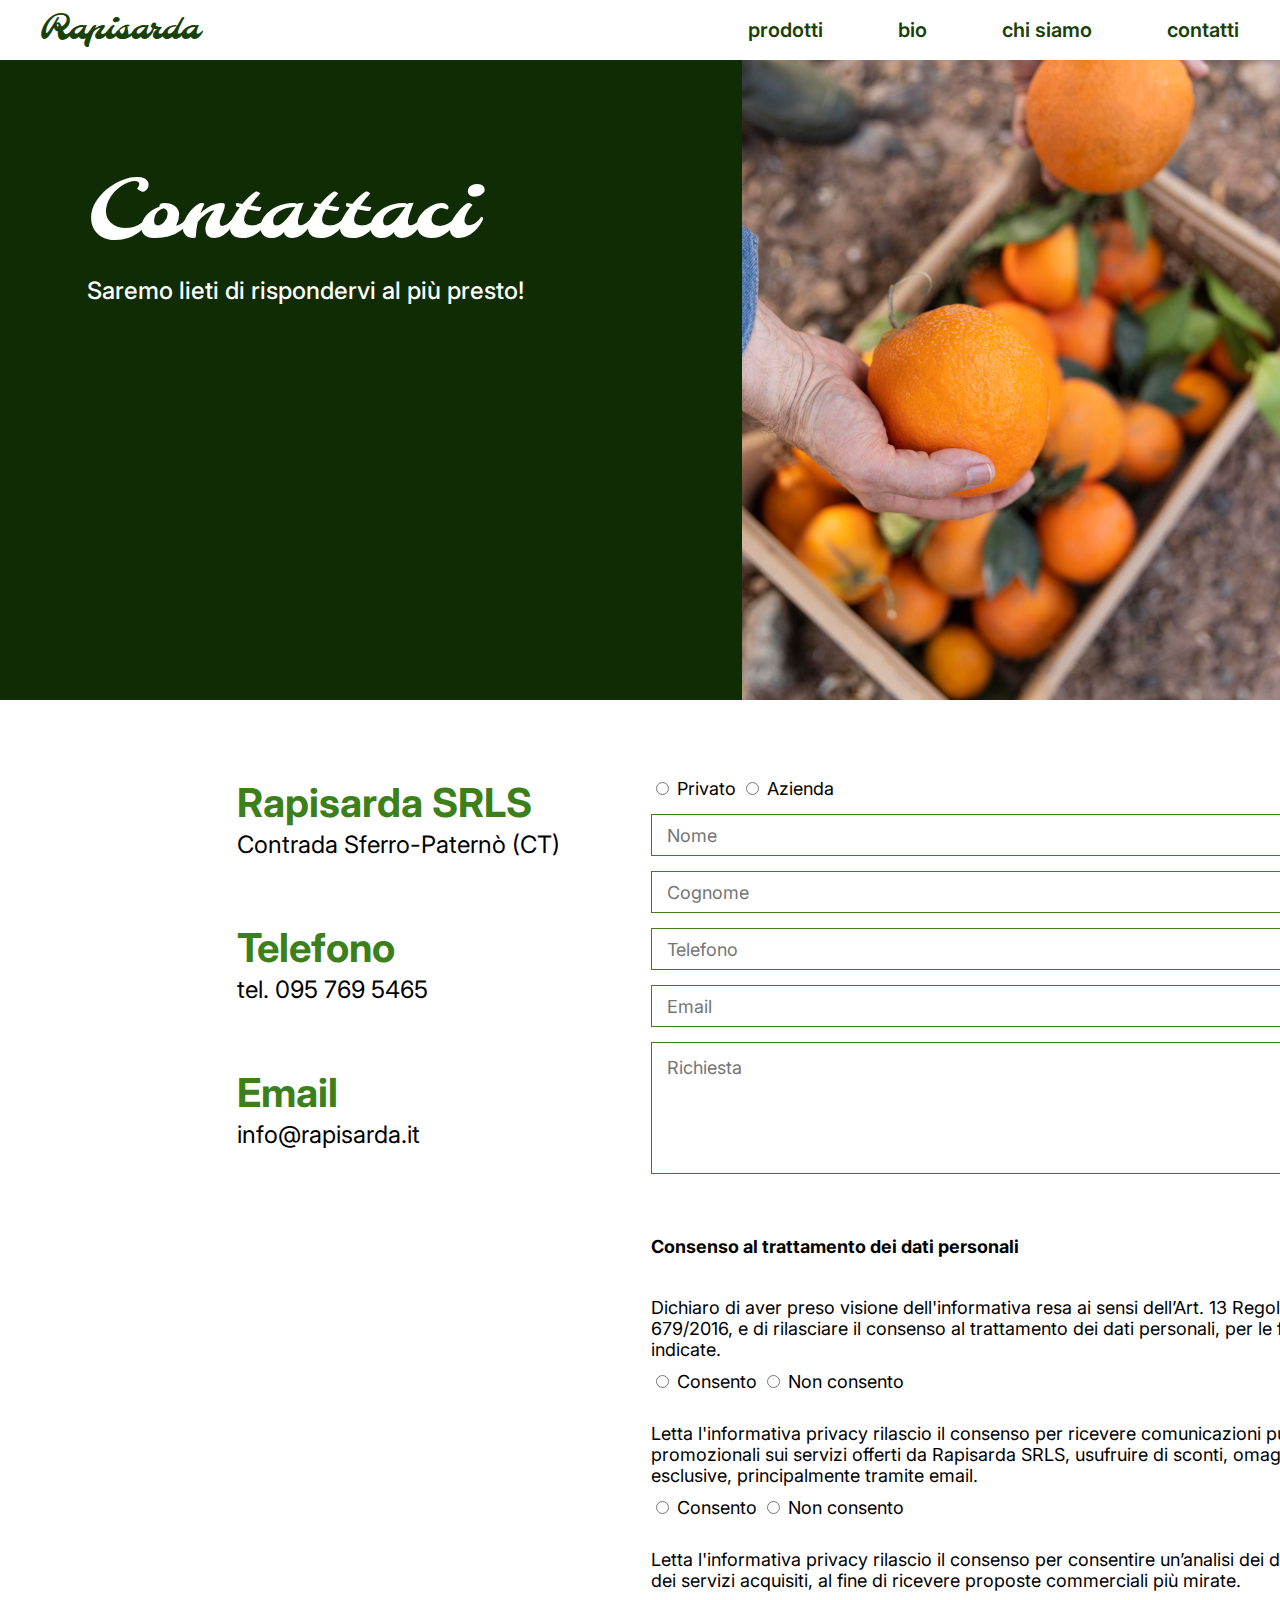
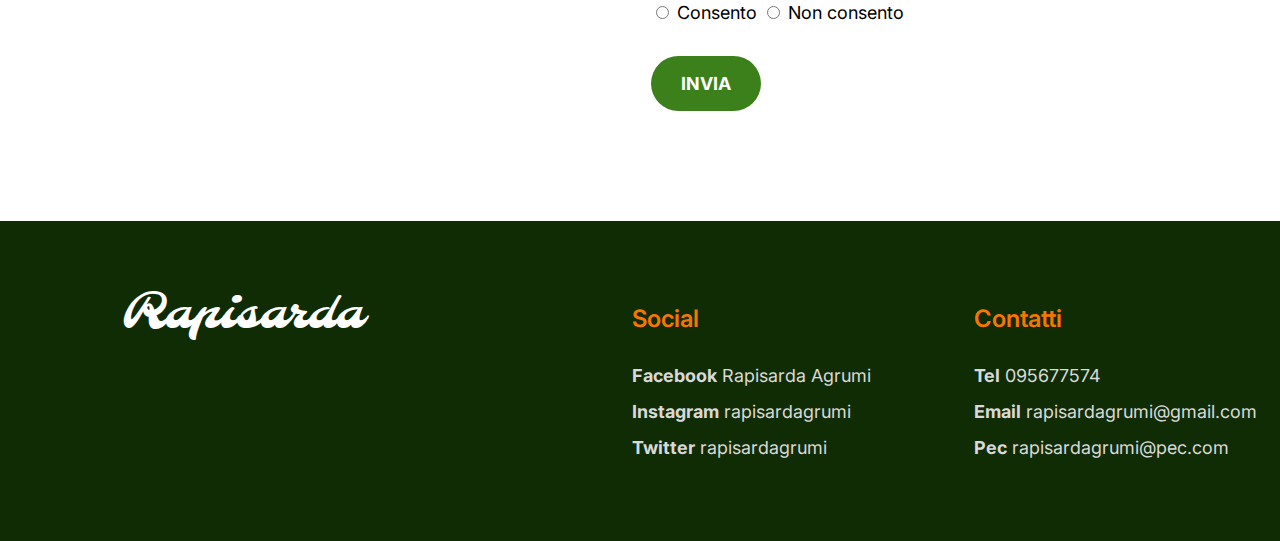
<file: contatti.html>
<!DOCTYPE html>
<html lang="en">
<head>
    <meta charset="UTF-8">
    <meta http-equiv="X-UA-Compatible" content="IE=edge">
    <meta name="viewport" content="width=device-width, initial-scale=1.0">
    <meta name="author" content="Pietra Rapisarda e Daniele Rapisarda">
    <title>Rapisarda Agrumi - Contatti</title>
    <link rel="stylesheet" href="css/contatti.css">
    <link rel="preconnect" href="https://fonts.googleapis.com">
    <link rel="preconnect" href="https://fonts.gstatic.com" crossorigin>
    <link href="https://fonts.googleapis.com/css2?family=Inter:wght@300;400;500;600;700&family=Molle&display=swap" rel="stylesheet">
</head>

<body>
    <header>
        <a href="index.html"><h1>Rapisarda</h1></a>
        <input class="checkbox" type="checkbox" name="" id="" />
        <div class="hamburger-lines">
          <span class="line line1"></span>
          <span class="line line2"></span>
          <span class="line line3"></span>
        </div>
        <nav>
            <div id="menu">
                <ul>
                    <li>
                       <a>prodotti</a> 
                        <ul>
                            <li><a href="arance.html">arance</a></li>
                            <li><a href="mandarini.html">mandarini</a></li>
                            <li><a href="limoni.html">limoni</a></li>
                        </ul>
                    </li>
                    <li><a href="bio.html">bio</a></li>
                    <li><a href="chisiamo.html">chi siamo</a></li>
                    <li><a href="contatti.html">contatti</a></li>
                </ul>
            </div>
        </nav>
    </header>

    <div class="card1">
        <div class="testo">
           <h1>Contattaci</h1>
           <p>Saremo lieti di rispondervi al più presto!</p>
       </div>
           <img src="img/contatti/contatti.jpg" alt="1"/>
       </div>

    <div class="tutto">
    <div class="info">
       <div class="card2">
        <h2>Rapisarda SRLS</h2>
        <p>Contrada Sferro-Paternò (CT)</p>
    </div>

    <div class="card3">
        <h2>Telefono</h2>
        <p>tel. 095 769 5465</p>
    </div>

    <div class="card4">
        <h2>Email</h2>
        <p>info@rapisarda.it</p>
    </div>
    </div>

    <div class="dati">
    <div class="card5">
        <form>
            <input id="i1" type="radio" name="Privato"/> Privato
            <input id="i2" type="radio" name="Azienda"/> Azienda
        </form>
    </div>
    <div class="card6">
        <form>
            <input name="Nome" type="text" placeholder="Nome"/>
        </form>
    </div>
    <div class="card7">
        <form>
            <input name="Cognome" type="text" placeholder="Cognome"/>
        </form>
    </div>
    <div class="card8">
        <form>
            <input name="Telefono" type="text" placeholder="Telefono"/>
        </form>
    </div>
    <div class="card10">
        <form>
            <input name="Email" type="text" placeholder="Email"/>
        </form>
    </div>
    <div class="card11">
        <form>
            <input name="Richiesta" type="text" placeholder="Richiesta"/>
        </form>
    </div>

    <div class="card12">
        <div class="testo12">
        <h6>Consenso al trattamento dei dati personali</h6>
        <p>Dichiaro di aver preso visione dell'informativa resa ai sensi dell’Art. 13 Regolamento Europeo 679/2016, e di rilasciare il consenso al trattamento dei dati personali, per le finalità ivi indicate.</p>
        </div>
        <form>
        <input type="radio" name="Consento"/> Consento
        <input type="radio" name="Non consento"/> Non consento
        </form>
    </div>

    <div class="card13">
        <p>Letta l'informativa privacy rilascio il consenso per ricevere comunicazioni pubblicitarie e promozionali sui servizi offerti da Rapisarda SRLS, usufruire di sconti, omaggi ed offerte esclusive, principalmente tramite email.</p>
        <form>
        <input type="radio" name="Consento"/> Consento
        <input type="radio" name="Non consento"/> Non consento
        </form>
    </div>

    <div class="card14">
        <p>Letta l'informativa privacy rilascio il consenso per consentire un’analisi dei dati trasmessi e dei servizi acquisiti, al fine di ricevere proposte commerciali più mirate.</p>
        <form>
        <input type="radio" name="Consento"/> Consento
        <input type="radio" name="Non consento"/> Non consento
        </form>
    </div>

    <div class="card15">
        <button id="b1">INVIA</button>
    </div>
    </div>
    </div>
</body>

<footer>
    <div class="titolofooter">
        <a href="index.html"><h1>Rapisarda</h1></a>
    </div>
    <div class="due">
        <div class="social">
            <h5>Social</h5>
            <ul>
                <li><a href="social"><b>Facebook</b> Rapisarda Agrumi</a></li>
                <li><a href="social"><b>Instagram</b> rapisardagrumi</a></li>
                <li><a href="social"><b>Twitter</b> rapisardagrumi</a></li>
            </ul>
        </div>
        <div class="contatti">
            <h5>Contatti</h5>
            <ul>
                <li><b>Tel</b> 095677574</li>
                <li><b>Email</b> rapisardagrumi@gmail.com</li>
                <li><b>Pec</b> rapisardagrumi@pec.com</li>
            </ul>
        </div>
    </div>
</footer>

</html>
</file>
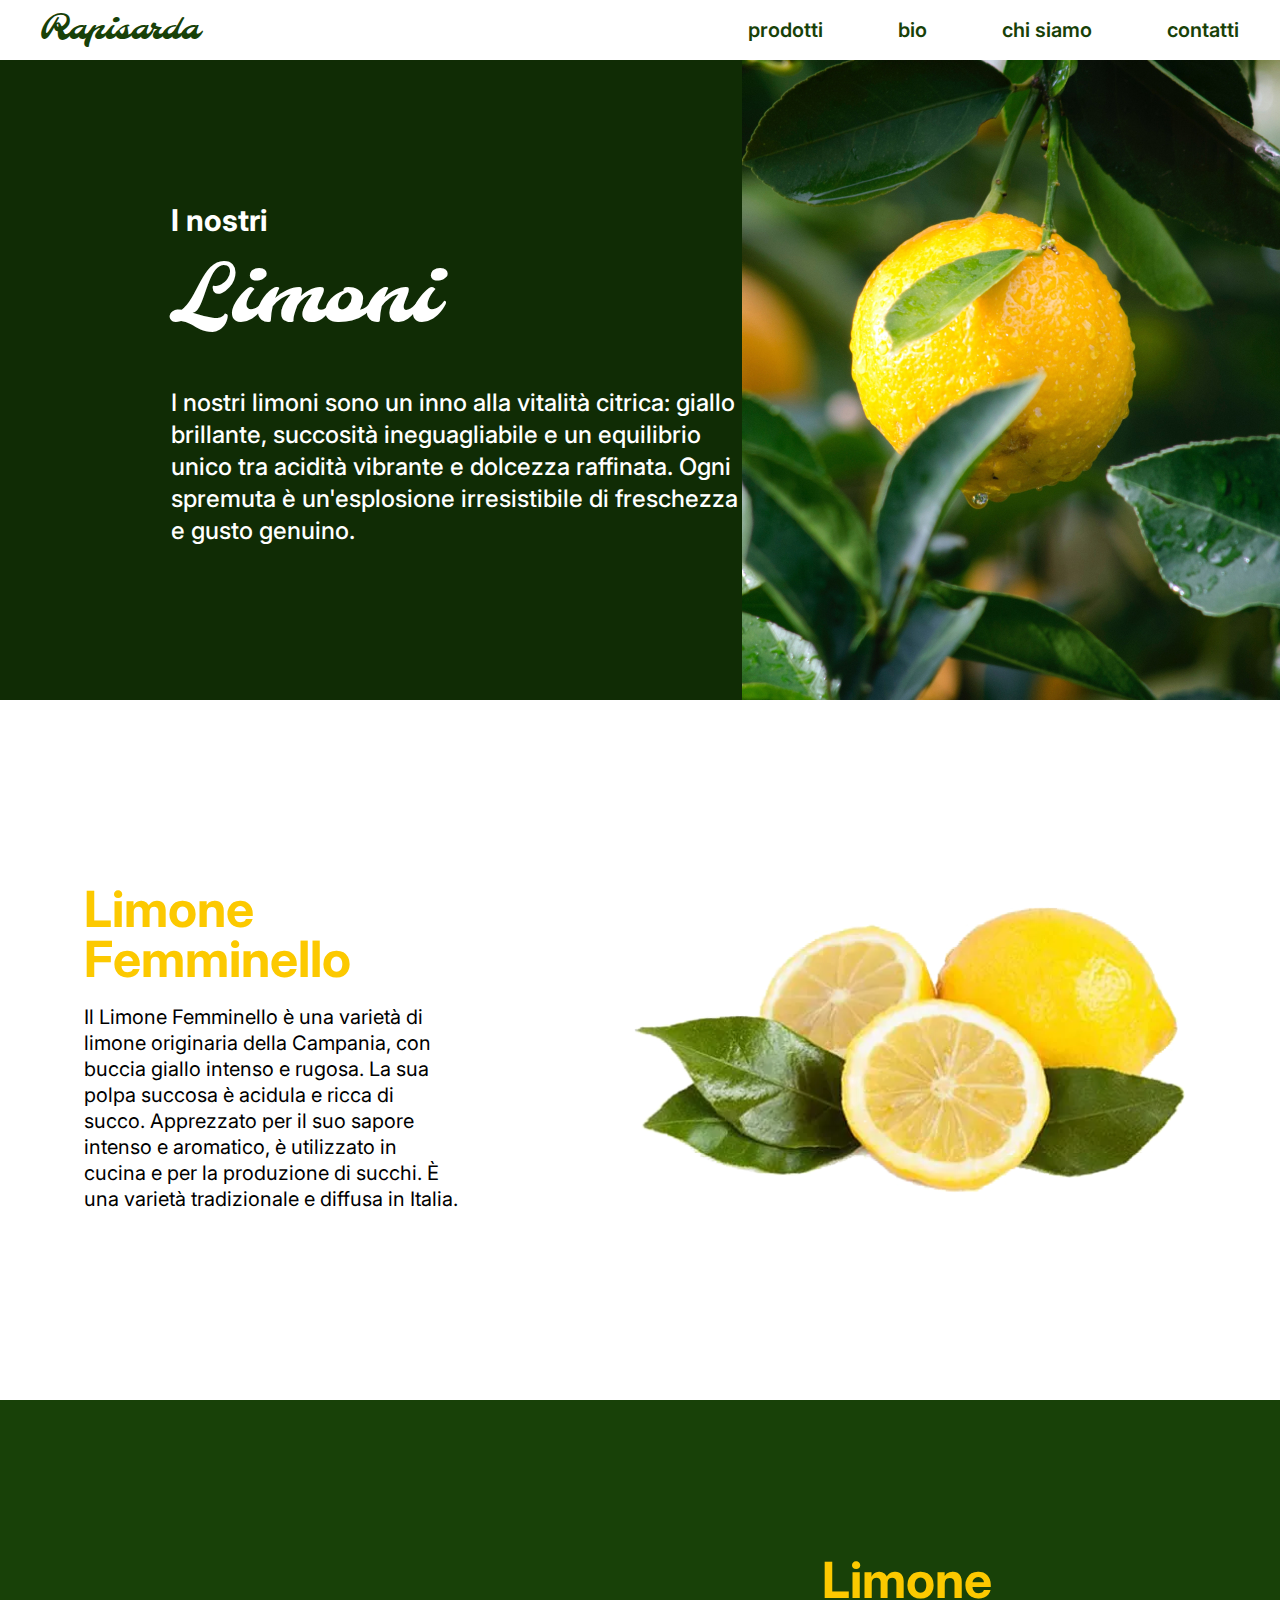
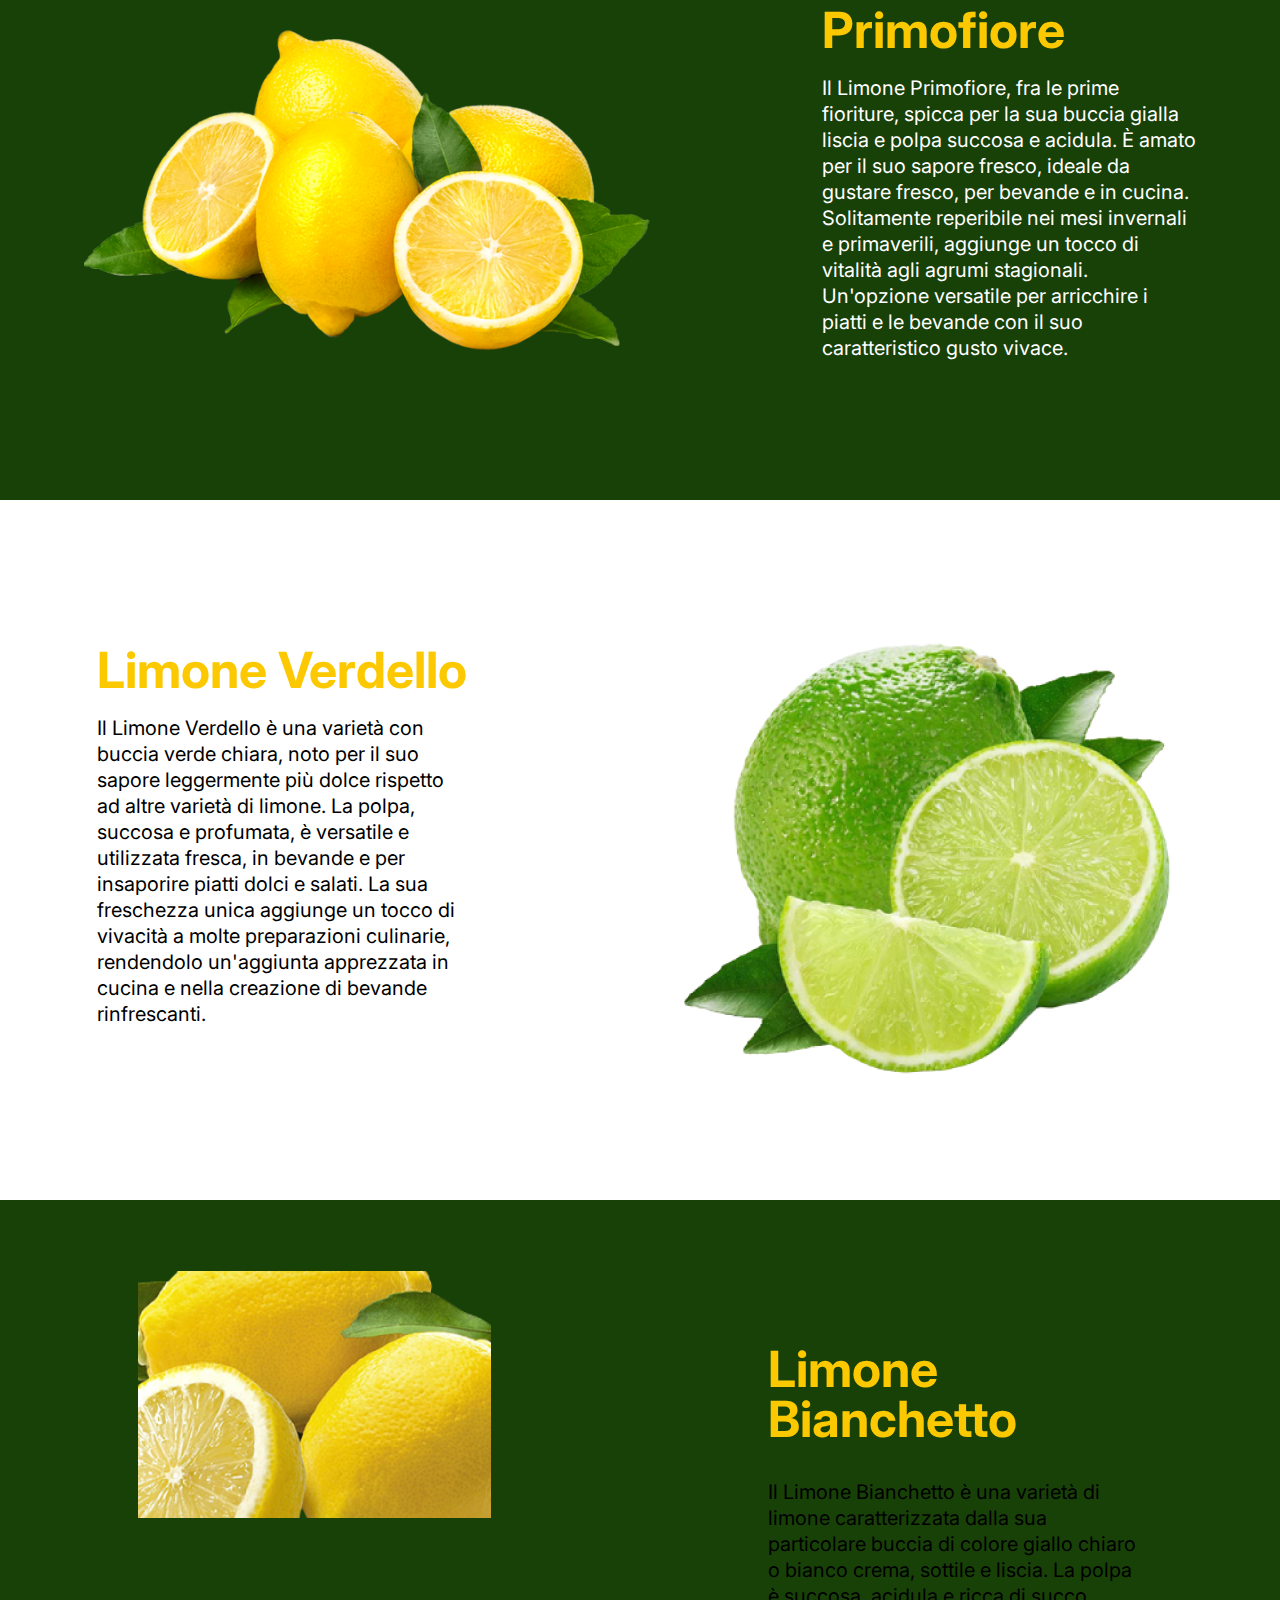
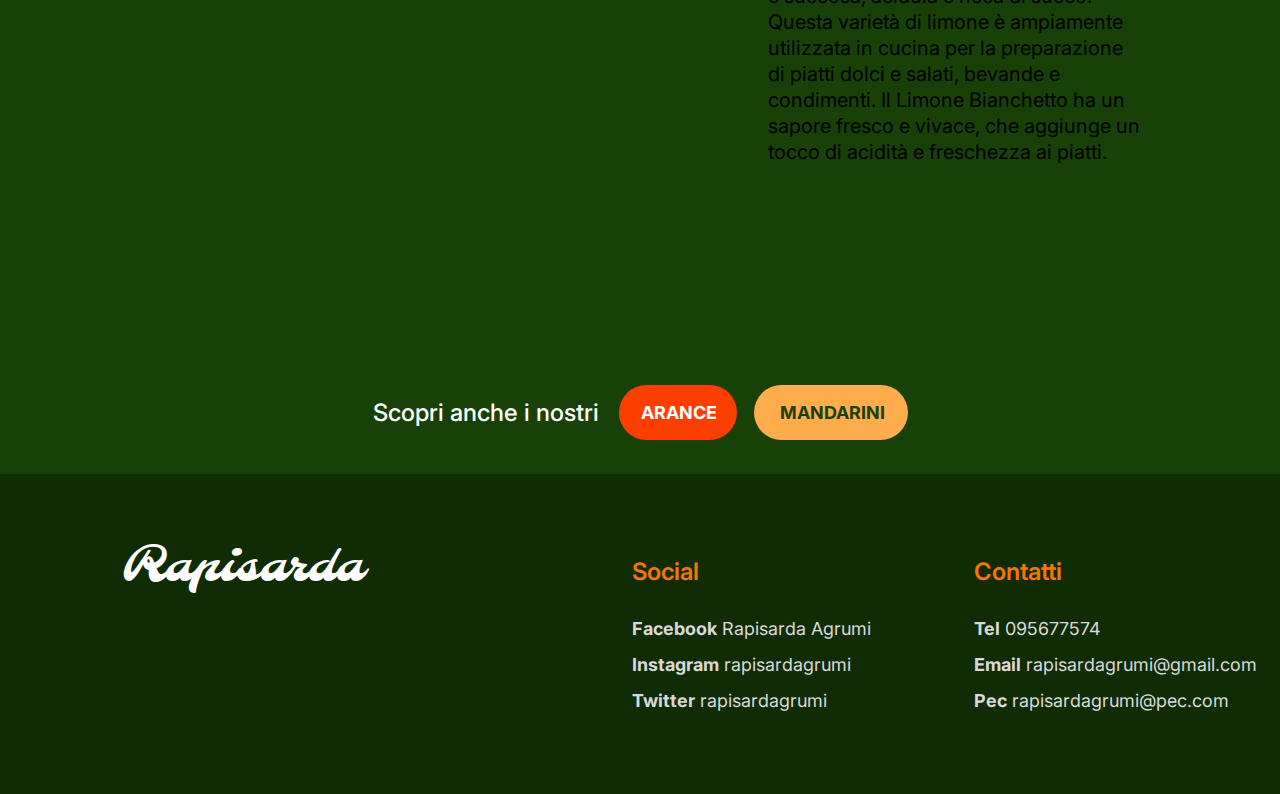
<file: limoni.html>
<!DOCTYPE html>
<html lang="en">
<head>
    <meta charset="UTF-8">
    <meta http-equiv="X-UA-Compatible" content="IE=edge">
    <meta name="viewport" content="width=device-width, initial-scale=1.0">
    <meta name="author" content="Pietra Rapisarda e Daniele Rapisarda">
    <title>Rapisarda Agrumi - Limoni</title>
    <link rel="stylesheet" href="css/limoni.css">
    <link rel="preconnect" href="https://fonts.googleapis.com">
    <link rel="preconnect" href="https://fonts.gstatic.com" crossorigin>
    <link href="https://fonts.googleapis.com/css2?family=Inter:wght@300;400;500;600;700&family=Molle&display=swap" rel="stylesheet">
</head>

<body>
    <header>
        <a href="index.html"><h1>Rapisarda</h1></a>
        <input class="checkbox" type="checkbox" name="" id="" />
        <div class="hamburger-lines">
          <span class="line line1"></span>
          <span class="line line2"></span>
          <span class="line line3"></span>
        </div>
        <nav>
            <div id="menu">
                <ul>
                    <li>
                       <a>prodotti</a> 
                        <ul>
                            <li><a href="arance.html">arance</a></li>
                            <li><a href="mandarini.html">mandarini</a></li>
                            <li><a href="limoni.html">limoni</a></li>
                        </ul>
                    </li>
                    <li><a href="bio.html">bio</a></li>
                    <li><a href="chisiamo.html">chi siamo</a></li>
                    <li><a href="contatti.html">contatti</a></li>
                </ul>
            </div>
        </nav>
    </header>

    <div class="card1">
        <div class="testo">
        <h1>I nostri</h1>
        <h2>Limoni</h2>
        <p>I nostri limoni sono un inno alla vitalità citrica: giallo brillante, succosità ineguagliabile e un equilibrio unico tra acidità vibrante e dolcezza raffinata. Ogni spremuta è un'esplosione irresistibile di freschezza e gusto genuino.</p>
        </div>
        <img src="img/limoni/1.jpg" alt="1"/>
    </div>

    <div class="card2">
        <div class="testo2">
        <h2>Limone Femminello</h2>
        <p>Il Limone Femminello è una varietà di limone originaria della Campania, con buccia giallo intenso e rugosa. La sua polpa succosa è acidula e ricca di succo. Apprezzato per il suo sapore intenso e aromatico, è utilizzato in cucina e per la produzione di succhi. È una varietà tradizionale e diffusa in Italia.</p>
        </div>
        <img src="img/limoni/2.png" alt="2"/>
    </div>

    <div class="card3">
        <img src="img/limoni/3.png" alt="3"/>
        <div class="testo3">
        <h2>Limone Primofiore</h2>
        <p>Il Limone Primofiore, fra le prime fioriture, spicca per la sua buccia gialla liscia e polpa succosa e acidula. È amato per il suo sapore fresco, ideale da gustare fresco, per bevande e in cucina. Solitamente reperibile nei mesi invernali e primaverili, aggiunge un tocco di vitalità agli agrumi stagionali. Un'opzione versatile per arricchire i piatti e le bevande con il suo caratteristico gusto vivace.</p>
        </div>
    </div>

    <div class="card4">
        <div class="testo4">
        <h2>Limone Verdello</h2>
        <p>Il Limone Verdello è una varietà con buccia verde chiara, noto per il suo sapore leggermente più dolce rispetto ad altre varietà di limone. La polpa, succosa e profumata, è versatile e utilizzata fresca, in bevande e per insaporire piatti dolci e salati. La sua freschezza unica aggiunge un tocco di vivacità a molte preparazioni culinarie, rendendolo un'aggiunta apprezzata in cucina e nella creazione di bevande rinfrescanti.</p>
        </div>
        <img src="img/limoni/4.png" alt="4"/>
    </div>

    <div class="card5">
        <img src="img/limoni/5.png" alt="5"/>
        <div class="testo5">
        <h2>Limone Bianchetto</h2>
        <p>Il Limone Bianchetto è una varietà di limone caratterizzata dalla sua particolare buccia di colore giallo chiaro o bianco crema, sottile e liscia. La polpa è succosa, acidula e ricca di succo. Questa varietà di limone è ampiamente utilizzata in cucina per la preparazione di piatti dolci e salati, bevande e condimenti. Il Limone Bianchetto ha un sapore fresco e vivace, che aggiunge un tocco di acidità e freschezza ai piatti.</p>
        </div>
    </div>

    <div class="card6">
        <h5>Scopri anche i nostri</h5>
        <div class="duebottoni">
        <button id="b1"><a href="arance.html" class="arance">ARANCE</a></button>
        <button id="b2"><a href="mandarini.html" class="mandarini">MANDARINI</a></button>
        </div>
    </div>
</body>

<footer>
    <div class="titolofooter">
        <a href="index.html"><h1>Rapisarda</h1></a>
    </div>
    <div class="due">
        <div class="social">
            <h5>Social</h5>
            <ul>
                <li><a href="social"><b>Facebook</b> Rapisarda Agrumi</a></li>
                <li><a href="social"><b>Instagram</b> rapisardagrumi</a></li>
                <li><a href="social"><b>Twitter</b> rapisardagrumi</a></li>

            </ul>
        </div>
        <div class="contatti">
            <h5>Contatti</h5>
            <ul>
                <li><b>Tel</b> 095677574</li>
                <li><b>Email</b> rapisardagrumi@gmail.com</li>
                <li><b>Pec</b> rapisardagrumi@pec.com</li>
            </ul>
        </div>
    </div>
</footer>

</html>
</file>
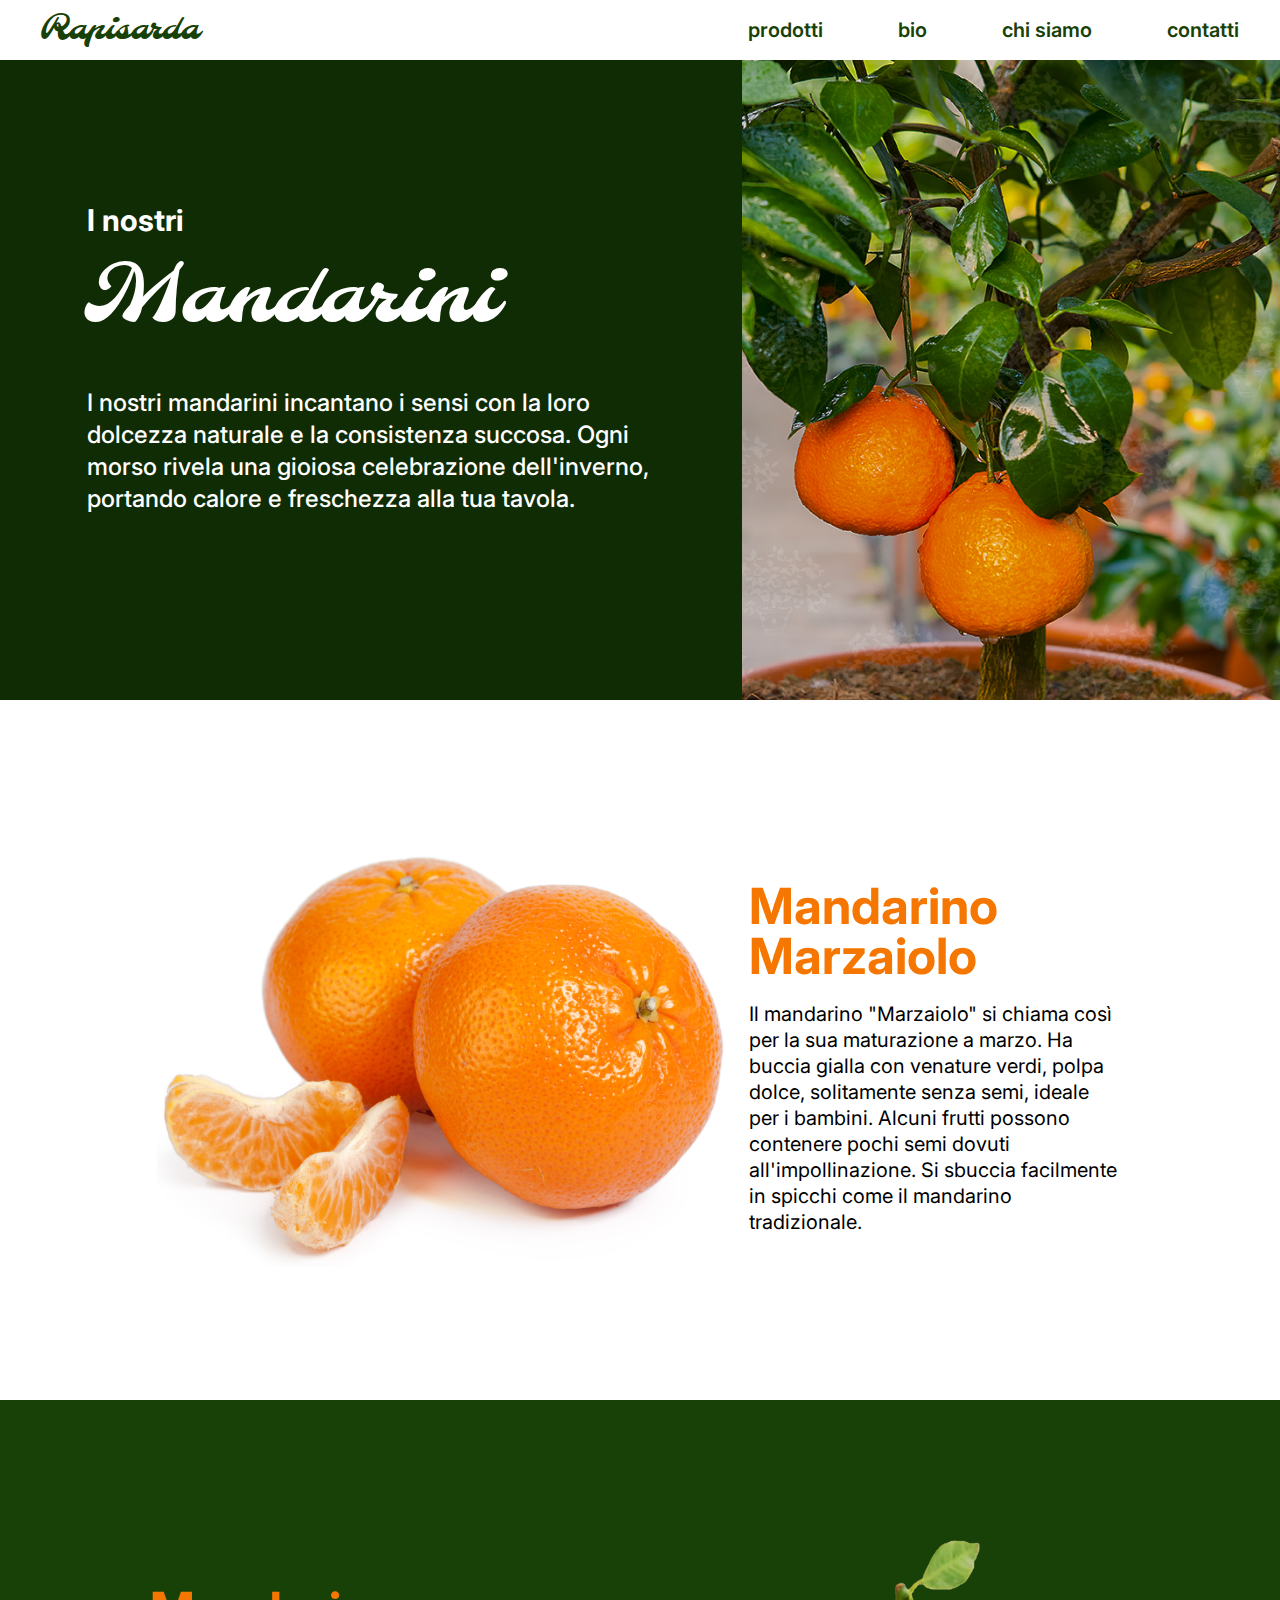
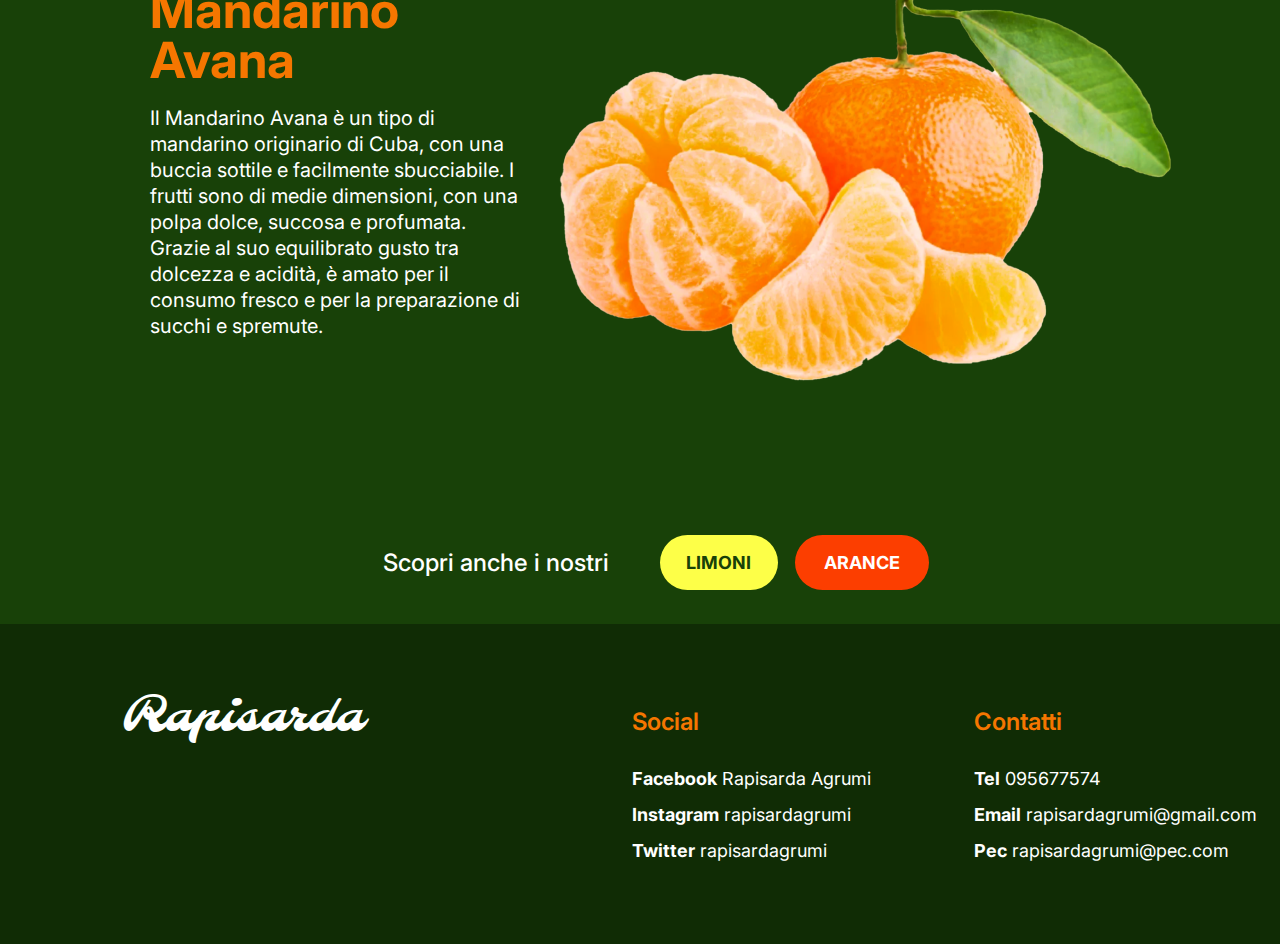
<file: mandarini.html>
<!DOCTYPE html>
<html lang="en">
<head>
    <meta charset="UTF-8">
    <meta http-equiv="X-UA-Compatible" content="IE=edge">
    <meta name="viewport" content="width=device-width, initial-scale=1.0">
    <meta name="author" content="Pietra Rapisarda e Daniele Rapisarda">
    <title>Rapisarda Agrumi</title>
    <link rel="stylesheet" href="css/mandarini.css">
    <link rel="preconnect" href="https://fonts.googleapis.com">
    <link rel="preconnect" href="https://fonts.gstatic.com" crossorigin>
    <link href="https://fonts.googleapis.com/css2?family=Inter:wght@300;400;500;600;700&family=Molle&display=swap" rel="stylesheet">
</head>

<body>
    <header>
        <a href="index.html"><h1>Rapisarda</h1></a>
        <input class="checkbox" type="checkbox" name="" id="" />
        <div class="hamburger-lines">
          <span class="line line1"></span>
          <span class="line line2"></span>
          <span class="line line3"></span>
        </div>
        <nav>
            <div id="menu">
                <ul>
                    <li>
                       <a>prodotti</a> 
                        <ul>
                            <li><a href="arance.html">arance</a></li>
                            <li><a href="mandarini.html">mandarini</a></li>
                            <li><a href="limoni.html">limoni</a></li>
                        </ul>
                    </li>
                    <li><a href="bio.html">bio</a></li>
                    <li><a href="chisiamo.html">chi siamo</a></li>
                    <li><a href="contatti.html">contatti</a></li>
                </ul>
            </div>
        </nav>
    </header>

    <div class="card1">
        <div class="testo">
        <h1>I nostri</h1>
        <h2>Mandarini</h2>
        <p>I nostri mandarini incantano i sensi con la loro dolcezza naturale e la consistenza succosa. Ogni morso rivela una gioiosa celebrazione dell'inverno, portando calore e freschezza alla tua tavola.</p>
        </div>
        <img src="img/mandarini/1.jpg" alt="1"/>
    </div>

    <div class="card2">
        <img src="img/mandarini/2.png" alt="2"/>
        <div class="testo2">
        <h2>Mandarino Marzaiolo</h2>
        <p>Il mandarino "Marzaiolo" si chiama così per la sua maturazione a marzo. Ha buccia gialla con venature verdi, polpa dolce, solitamente senza semi, ideale per i bambini. Alcuni frutti possono contenere pochi semi dovuti all'impollinazione. Si sbuccia facilmente in spicchi come il mandarino tradizionale.
        </p>
        </div>
    </div>

    <div class="card3">
        <div class="testo3">
        <h2>Mandarino Avana</h2>
        <p>Il Mandarino Avana è un tipo di mandarino originario di Cuba, con una buccia sottile e facilmente sbucciabile. I frutti sono di medie dimensioni, con una polpa dolce, succosa e profumata. Grazie al suo equilibrato gusto tra dolcezza e acidità, è amato per il consumo fresco e per la preparazione di succhi e spremute.</p>
         </div>
        <img src="img/mandarini/3.png" alt="3"/>
    </div>

    <div class="card4">
        <h5>Scopri anche i nostri</h5>
        <div class="duebottoni">
        <button id="b1"><a href="limoni.html" class="limoni">LIMONI</a></button>
        <button id="b2"><a href="arance.html" class="arance">ARANCE</a></button>
        </div>
    </div>
</body>

<footer>
    <div class="titolofooter">
        <a href="index.html"><h1>Rapisarda</h1></a>
    </div>
    <div class="due">
        <div class="social">
            <h5>Social</h5>
            <ul>
                <li><a href="social"><b>Facebook</b> Rapisarda Agrumi</a></li>
                <li><a href="social"><b>Instagram</b> rapisardagrumi</a></li>
                <li><a href="social"><b>Twitter</b> rapisardagrumi</a></li>
            </ul>
        </div>
        <div class="contatti">
            <h5>Contatti</h5>
            <ul>
                <li><b>Tel</b> 095677574</li>
                <li><b>Email</b> rapisardagrumi@gmail.com</li>
                <li><b>Pec</b> rapisardagrumi@pec.com</li>
            </ul>
        </div>
    </div>
</footer>

</html>
</file>
<file: css/style.css>
@import url(font.css);

body {
    background-color: #184108;
    margin: 0;
    }

img {
    max-width: 100%;
    margin: 0;
    bottom: 0;
}

a {
    text-decoration: none; 
    }

    .dropbtn{
        border: none;
        background-color: white;
    }
    header {
        background-color: white;
        padding: 5px 40px;
        display: flex;
        justify-content: space-between;
        align-items: center;
        width: auto;
        height: 50px;
          position: fixed;
            width: 96%;
            z-index: 1;
    }
    
 .hamburger-lines {
  display: block;
  height: 26px;
  width: 32px;
  position: absolute;
  top: 18px;
  right: 20px;
  z-index: 2;
  display: flex;
  flex-direction: column;
  justify-content: space-between;
  opacity: 0;
  margin-right: 30px;
}

.hamburger-lines .line {
  display: block;
  height: 4px;
  width: 100%;
  border-radius: 10px;
  background: #102C05;
    margin-right: 30px;

}

.hamburger-lines .line1 {
  transform-origin: 0% 0%;
  transition: transform 0.4s ease-in-out;
}
.hamburger-lines .line2 {
  transition: transform 0.2s ease-in-out;
}

.hamburger-lines .line3 {
  transform-origin: 0% 100%;
  transition: transform 0.4s ease-in-out;
}

input[type="checkbox"]:checked ~ .hamburger-lines .line1 {
  transform: rotate(45deg);
}

input[type="checkbox"]:checked ~ .hamburger-lines .line2 {
  transform: scaleY(0);
}

input[type="checkbox"]:checked ~ .hamburger-lines .line3 {
  transform: rotate(-45deg);
}

.checkbox {
  position: absolute;
  display: none;
  height: 32px;
  width: 32px;
  top: 16px;
  right: 16px;
  z-index: 5;
  opacity: 0;
  cursor: pointer;
    margin-right: 30px;

}

    
    header h1{
        color:#184108;
        font-family: 'Molle';
        font-size: 32px;
        font-style: normal;
        font-weight: 400;
        text-align: center;
        text-decoration: none;
    }
    
    nav ul {
        list-style: none;
        margin: 0;
        padding: 0;
        display: flex;
        gap: 15px;
    }
    
    
    nav a {
        color: #184108;
        text-decoration: none;
        font-family: 'inter';
        font-style: normal;
        font-weight: 600;
        font-size: 20px;
        transition: .2s; /* Animation */

        
    }

    div#menu li{
        transition: .2s; /* Animation */
}

div#menu li:hover{
    transform: scale(1.1);
}

    div#menu li ul{
        display: none;
    }
    
    div#menu li {
        padding: 5px 0px;
    }
    
    div#menu a{
        padding: 5px 30px;
        padding-bottom: 10px;
    }
    
    div#menu li:hover ul{
            display: block;
            position:absolute;
            z-index: 1;
            width: auto;
            padding: 0px 0px;
            margin: 10px 0px;
            border-radius: 5px;
            background: white;
            width: auto;
            height: 110px;
            
    }


div.card1 img{
    z-index: 1;
    width: 100%;
    height: 796px;
    border-radius: 0px 0px 0px 400px;
    object-fit:cover;
}

div.card1 p{
    width: 571px;
    height: auto;
    color: #FFF;
    margin-top: -545px;
    margin-right: 10%;
    margin-bottom: 315px;
    margin-left: auto;
    font-family: 'Inter';
    font-size: 48px;
    font-style: normal;
    font-weight: 500;
    line-height: 114.2%; /* 54.816px */
}



div.card2{
    margin: 0;
    padding: 0;
}

div.card2 h4{
    margin: 0;
    padding: 0;
    width: 44px;
    height: auto;
    color: #FFF;
    font-family: 'Inter';
    font-size: 28px;
    font-style: normal;
    font-weight: 600;
    line-height: normal;
    margin-top: 445px;
    margin-left: 20%;
    margin-right: auto;
}

div.card2 h3{
    margin: 0;
    padding: 0;
    width: 278px;
    height: 116px;
    color: #E34E24;
    font-family: 'Molle';
    font-size: 128px;
    font-style: normal;
    font-weight: 400;
    line-height: normal;
    margin-left: 20%;
    margin-top: -27px;
    margin-right: auto;
}

div.card2 p{
    margin: 0;
    padding: 0;
    width: 762px;
    height: auto;
    color: #FFF;
font-family: 'Inter';
font-size: 36px;
font-style: normal;
font-weight: 500;
line-height: 125%; /* 45px */
margin-top: 37px;
margin-left: 27%;
margin-right: auto;
}

div.card2 button{
    outline: none;
    cursor: pointer;
    text-align: center;
    color: #FFF;
    width: 201px;
    height: 55px;
    font-family: 'Inter';
    font-size: 18px;
    font-style: normal;
    font-weight: 700;
    line-height: normal;
    border-radius: 50px;
    border-style: none;
    background: #3C801C;
    text-decoration: none;
    margin: 0;
    margin-top: 36px;
    margin-left: 27%;
    margin-right: auto;
    padding: 0;
    transition: .2s; /* Animation */
}

div.card2 button:hover{
    transform: scale(1.1);
}

div.card2 a{
    text-decoration: none;
    color: #fff;
}





div.card3 h4{
    margin: 0;
    padding: 0;
    width: 101px;
    height: auto;
    color: #FFF;
    font-family: 'Inter';
    font-size: 28px;
    font-style: normal;
    font-weight: 600;
    line-height: normal;
    margin-top: 171px;
    margin-left: auto;
    margin-right: 15%;
}

div.card3 h3{
    margin: 0;
    padding: 0;
    width: 508px;
    height: 115px;
    color: #E34E24;
    font-family: 'Molle';
    font-size: 128px;
    font-style: normal;
    font-weight: 400;
    line-height: normal;
    margin-top: -20px;
    margin-left: auto;
    margin-right: 15%;
}

section.grid {
    margin: 0px 100px;
    display: flex;
    justify-content: space-between;
    align-items: center;
    text-align: center;
    margin-top: 112px;
}

div.card {
    width: 365px;
    height: 518px;
    border-radius: 50px;
    background-color: #fff;
    margin: 0;
    padding: 0;
    text-align: center;
    display: block;
    transition: .2s; /*Animation*/
}

div.card:hover{
    transform: scale(1.1);
}

div.card h2 {
    margin-top: 28px;
    margin-bottom: 8px;
    text-align: center;  
    font-family:'inter';
    font-size: 60px;
    font-style: normal;
    font-weight: 700;
    line-height: normal;
    color: #184108;
}

div.card img {
    height: 335px;
    width: 100%;
    object-fit: scale-down;
}


 div.card button {
    text-align: center;  
    font-family:'inter';
    font-size: 18px;
    font-style: normal;
    font-weight: 700;
    line-height: normal;
    background-color: #fff;
    width: 295px;
    height: 55px;
    border-radius: 50px;
    color: #3C801C;
    border-style: none;
    margin: 0;
    padding: 0;
}


div.card a{
    text-decoration: none;
    color:#3C801C;
}



div.card4{
    background-color: #3C801C;
    border-radius: 0px 400px 0px 0px;
    height: 687px;
    width: 100%;
    margin: 0;
    padding: 0;
}


div.tutto {
    display: flex;
}


div.card4 h4 {
    color: #FFF;
font-family: 'Inter';
font-size: 28px;
font-style: normal;
font-weight: 600;
line-height: 138.523%; /* 38.786px */
margin: 0px;
padding: 0px;
margin-top: 150px;
padding-top: 100px;
padding-left: 237px;
position: relative;   
}


div.card4 h3{
    color: #FFF;
font-family: 'Molle';
font-size: 128px;
font-style: normal;
font-weight: 400;
line-height: normal;
margin: 0px;
padding: 0px;
padding-left: 237px;
position: relative;   

}

div.card4 img{
    width: 483px;
height: 687px;
margin-top: -298px;
margin-left: 217px;
}

div.card4 p {
    color: #FFF;
font-family: 'Inter';
font-size: 36px;
font-style: normal;
font-weight: 500;
line-height: normal;
width: 651px;
height: 295px;
}

div.card4 button{
    margin: 0;
    padding: 0;
    outline: none;
    cursor: pointer;
    text-align: center;
    color: #fff;
    font-family: 'Inter';
    font-size: 18px;
    font-style: normal;
    font-weight: 700;
    line-height: normal;
    border-radius: 50px;
    border-style: none;
    background: #E34E24;
    text-decoration: none;
    transition: .2s;
    width: 113px;
height: 55px;
}

div.card4 button:hover{
    transform: scale(1.1);
}

div.card4 a{
    text-decoration: none;
    color: #fff;
}



div.testo {
    position: relative;   
    height: 400px;
    margin-left: 50px;
    margin-top: -120px;
}
















footer {
    background-color: #102C05;
    height: 320px;
    margin: 0;
    padding: 0;
}

footer{
    display: flex;
    margin: 0;
    padding: 0;
}

div.titolofooter h1 {
color: #fff;
font-family: 'molle';
font-size: 48px;
font-style: normal;
font-weight: 400;
line-height: normal;
margin: 0px;
padding: 0px;
margin-top: 64px;
margin-left: 122px;
}


div.due {
    display: flex;
    margin-top: 83px;
    margin-left: 268px;
}

div.contatti {
    padding-left: 103px;
    text-align: left;
}

div.social h5 {
color: #F57600;
font-family: 'Inter';
font-size: 24px;
font-style: normal;
font-weight: 600;
margin: 0;
padding: 0;
}

div.social a  {
list-style: none;
text-decoration: none;
color: #FFF;
font-family: 'Inter';
font-size: 18px;
font-style: normal;
font-weight: 400;
line-height: 200%;

}

div.social ul {
list-style: none;
margin: 0;
padding: 0;
margin-top: 25px;
}

div.contatti h5 {
    color: #F57600;
    font-family: 'Inter';
    font-size: 24px;
    font-style: normal;
    font-weight: 600;
    margin: 0;
    padding: 0;
    }
    
    div.contatti ul  {
    list-style: none;
    text-decoration: none;
    color: #fff;
    font-family: 'Inter';
    font-size: 18px;
    font-style: normal;
    font-weight: 400;
    line-height: 200%;
    
    }
    
    div.contatti ul {
    list-style: none;
    margin: 0;
    padding: 0;
    margin-top: 25px;
    }









    div.due li{
        transition: .2s;
    }
    
    div.due li:hover{
        transform: scale(1.1);
    }












    /*VISUALIZZAZIONE MOBILE VERTICALE*/
@media (max-width: 600px) {
body {
    background-color: #184108;
    margin: 0;
    }
    .dropbtn{
        border: none;
        background-color: #184108;
    }

    

    header {
        background-color: white;
        padding: 5px 15px;
        display: flex;
        width: 100%;
        height: 50px;
    }

    header h1{
        color:#184108;
        font-family: 'Molle';
        font-size: 32px;
        font-style: normal;
        font-weight: 400;
        text-align: center;
        text-decoration: none;
    
    }
    
     .checkbox {
display: block;
}

nav ul {
gap: 80px;
flex-direction: column;
position: absolute;
top: 0;
left: 0;
opacity: 0;
background-color:#184108 ;
margin-top: 60px;
width: 100%;
height: 1200px;
text-align: center;
padding-top: 150px;    
}


div#menu li:hover ul{
display: block;
text-align: center;
width: auto;

position: relative;



background: #184108;
height: 110px;

}



ul a {
color: #FFF;
font-size: 32PX;
}






input[type="checkbox"]:checked ~ nav ul {
opacity: 100;  }

.hamburger-lines {
opacity: 100;
}

ul li {
display: block;
}

.submenu {
width: 100%;
display: block;
position: relative;
padding: 10px 0;
margin: 0;
}

  















div.card1 {
    height: 511px;
}

        div.card1 img{
            z-index: 1;
            width: 100%;
            height: 511px;
            border-radius: 0px 0px 0px 250px;
            object-fit:cover;
        }
        
        div.card1 p{
            width: 245px;
            height: auto;
            color: #FFF;
            margin-top: -360px;
            margin-right: 79px;
            margin-bottom: 192px;
            margin-left: 176px;
            font-family: 'Inter';
            font-size: 32px;
            font-style: normal;
            font-weight: 500;
            line-height: 114.2%; /* 54.816px */
        }





        div.card2{
            margin: 0;
            padding: 0;
            height: 485px;
        }
        
        div.card2 h4{
            margin: 0;
            padding: 0;
            width: 400px;
            height: auto;
            color: #FFF;
            font-family: 'Inter';
            font-size: 28px;
            font-style: normal;
            font-weight: 600;
            line-height: normal;
            margin-top: 5px;
            margin-left: auto;
            margin-right: auto;
        }
        
        div.card2 h3{
            margin: 0;
            padding: 0;
            width: 400px;
            height: 116px;
            color: #E34E24;
            font-family: 'Molle';
            font-size: 96px;
            font-style: normal;
            font-weight: 400;
            line-height: normal;
            margin-left: auto;
            margin-right: auto;
            margin-top: -10px;
    
        }
        
        div.card2 p{
            margin: 0;
            padding: 0;
            width: 400px;
            height: 173px;
            color: #FFF;
        font-family: 'Inter';
        font-size: 20px;
        font-style: normal;
        font-weight: 500;
        line-height: 125%; /* 45px */

        margin-top: 36px;
    
        }
        
        div.card2 button{
            outline: none;
            cursor: pointer;
            text-align: center;
            color: #FFF;
            width: 161px;
            height: 39.95px;
            font-family: 'Inter';
            font-size: 14px;
            font-style: normal;
            font-weight: 700;
            line-height: normal;
            border-radius: 50px;
            border-style: none;
            background: #3C801C;
            text-decoration: none;
            margin: 0;
            padding: 0;
            transition: none;
        }

        div.grid{
            width: 400px;
            margin-right: auto;
            margin-left: auto;
        }

        div.card2 button:hover{
            transform: none;
        }
        
        div.card2 a{
            text-decoration: none;
            color: #fff;
        }
        

        
        









        div.card3 {
            height: 90px;
        }

        div.card3 h4{
            text-align: end;
            margin: 0;
            padding: 0;
            width: 400px;
            height: auto;
            color: #FFF;
            font-family: 'Inter';
            font-size: 28px;
            font-style: normal;
            font-weight: 600;
            line-height: normal;
           margin: 0;
           padding: 0;
           margin-left: auto;
           margin-right: auto;
        }
        
        div.card3 h3{
            text-align: end;

            margin: 0;
            padding: 0;
            width: 400px;
            height: 116px;
            color: #E34E24;
            font-family: 'Molle';
            font-size: 72px;
            font-style: normal;
            font-weight: 400;
            line-height: normal;
           margin: 0;
           padding: 0;
           margin-left: auto;
           margin-right: auto;
        }
        section.grid {
            margin: 0px 100px;
            display: flex;
            flex-direction: column;
            row-gap: 50px;
            align-items: center;
            text-align: center;
            margin-top: 88px;
        }
        
        div.card {
            width: 274px;
            height: 380px;
            border-radius: 50px;
            background-color: #fff;
            margin: 0;
            padding: 0;
            text-align: center;
            display: block;
            transition: none;
        }

        div.card:hover {
            transform: none;
        }
        
        div.card h2 {
            margin-top: 28px;
            margin-bottom: 8px;
            text-align: center;  
            font-family:'inter';
            font-size: 40px;
            font-style: normal;
            font-weight: 700;
            line-height: normal;
            color: #184108;
        }
        
        div.card img {
            height: 220px;
            width: 100%;
            object-fit: scale-down;
        }
        
        
         div.card button{
            text-align: center;  
            font-family:'inter';
            font-size: 14px;
            font-style: normal;
            font-weight: 700;
            line-height: normal;
            background-color: #fff;
            width: 235px;
            height: 43.814px;
            border-radius: 50px;
            color: #3C801C;
            border-style: none;
            margin: 0;
            padding: 0;
        }

        
        
        div.card a{
            text-decoration: none;
            color: #3C801C;
        }

        
        

        div.card4{
            background-color: #3C801C;
            border-radius: 0px 158px 0px 0px;
            height: 477px;
            width: 100%;
            margin: 0;
            padding: 0;
        }
        
        
        div.tutto {
            display: flex;
        }
        
        
        div.card4 h4 {
            color: #FFF;
        font-family: 'Inter';
        font-size: 28px;
        font-style: normal;
        font-weight: 600;
        line-height: normal;
        margin: 0px;
        padding: 0px;
        margin-top: 41px;
        margin-left: 79px;
        width: 95px;
        padding-top: 35px;
        }
        
        
        div.card4 h3{
            color: #FFF;
        font-family: 'Molle';
        font-size: 72px;
        font-style: normal;
        font-weight: 400;
        line-height: normal;
        margin: 0px;
        padding: 0px;
        margin-top: 8px;
        margin-left: 79px;
        width: 123px;
position: relative;        }
        
        div.card4 img{
            width: 287px;
            height: 408px;
        object-fit:cover;
        margin-left: 0px;
        margin-top: -97.5px;
        }
        
        div.card4 p {
            color: #FFF;
        font-family: 'Inter';
        font-size: 20px;
        font-style: normal;
        font-weight: 500;
        line-height: 125%;
        width: 342px;
        height: auto;
        margin-top: 141px;
        margin-left: -230px;
        }
        
        div.card4 button{
            margin: 0;
            padding: 0;
            outline: none;
            cursor: pointer;
            text-align: center;
            color: #fff;
            font-family: 'Inter';
            font-size: 14px;
            font-style: normal;
            font-weight: 700;
            line-height: normal;
            border-radius: 50px;
            border-style: none;
            background: #E34E24;
            text-decoration: none;
            transition: none;
            width: 68px;
            height: 40px;
            margin-top: 0px;
            margin-left: -230px;
        }
        
        div.card4 button:hover{
            transform: none;
        }
        
        div.card4 a{
            text-decoration: none;
            color: #fff;
        }
        
        
        




       

        footer {
            background-color: #102C05;
            height: 213px;
            width: 100%;
            margin: 0;
            padding: 0;
            display:flex;
            flex-direction: column;
        }
        
        
        div.titolofooter h1 {
            color: #FFF;
            font-family: 'Molle';
            font-size: 30px;
            font-style: normal;
            font-weight: 400;
            line-height: normal;
            margin-top: 18px;
            margin-left: 24px;
        
        
        }
        
        
        div.due {
            display: flex;
            margin-left: 24px;
           margin-top: 38px;
        
        }
        
        div.contatti {
            padding-left: 56px;
            text-align: left;
        }
        
        div.social h5 {
            color: #F57600;
            font-family: 'Inter';
            font-size: 16px;
            font-style: normal;
            font-weight: 600;
            line-height: 90.523%; /* 12.673px */
        margin: 0;
        padding: 0;
        }
        
        div.social a  {
            color: #FFF;
            font-family: 'Inter';
            font-size: 12px;
            font-style: normal;
            font-weight: 400;
            line-height: 12px
        }
        
        div.social ul {
        list-style: none;
        margin: 0;
        padding: 0;
        margin-top: 17px;
        }
        
        div.contatti h5 {
            color: #F57600;
        font-family: 'Inter';
        font-size: 16px;
        font-style: normal;
        font-weight: 600;
        line-height: 90.523%; /* 12.673px */
        
            }
            
            div.contatti ul  {
                color: #FFF;
                font-family: 'Inter';
                font-size: 12px;
                font-style: normal;
                font-weight: 600;
                line-height: 12px;
            
            }
            
            div.contatti ul {
                color: #FFF;
                font-family: 'Inter';
                font-size: 12px;
                font-style: normal;
                font-weight: 400;
                line-height: 20px
            
            }
        
            div.contatti ul {
                list-style: none;
                margin: 0;
                padding: 0;
                margin-top: 16px;
                width:max-content;
        
                }
        
                div.contatti a  {
                    color: #FFF;
                    font-family: 'Inter';
                    font-size: 12px;
                    font-style: normal;
                    font-weight: 400;
                    line-height: 12px
                
                }


                div.due li{
                    transition: none;
                }
                
                div.due li:hover{
                    transform: none;
                }




}
</file>
<file: css/arance.css>
@import url(font.css);


body {
    background-color: #184108;
    margin: 0;
    }

img {
    max-width: 100%;
    margin: 0;
    bottom: 0;
}

a {
    text-decoration: none; 
    }

    .dropbtn{
        border: none;
        background-color: white;
    }
    header {
        background-color: white;
        padding: 5px 40px;
        display: flex;
        justify-content: space-between;
        align-items: center;
        width: auto;
        height: 50px;
          position: fixed;
            width: 96%;
    }
    
 .hamburger-lines {
  display: block;
  height: 26px;
  width: 32px;
  position: absolute;
  top: 18px;
  right: 20px;
  z-index: 2;
  display: flex;
  flex-direction: column;
  justify-content: space-between;
  opacity: 0;
  margin-right: 30px;
}

.hamburger-lines .line {
  display: block;
  height: 4px;
  width: 100%;
  border-radius: 10px;
  background: #102C05;
    margin-right: 30px;

}

.hamburger-lines .line1 {
  transform-origin: 0% 0%;
  transition: transform 0.4s ease-in-out;
}
.hamburger-lines .line2 {
  transition: transform 0.2s ease-in-out;
}

.hamburger-lines .line3 {
  transform-origin: 0% 100%;
  transition: transform 0.4s ease-in-out;
}

input[type="checkbox"]:checked ~ .hamburger-lines .line1 {
  transform: rotate(45deg);
}

input[type="checkbox"]:checked ~ .hamburger-lines .line2 {
  transform: scaleY(0);
}

input[type="checkbox"]:checked ~ .hamburger-lines .line3 {
  transform: rotate(-45deg);
}

.checkbox {
  position: absolute;
  display: none;
  height: 32px;
  width: 32px;
  top: 16px;
  right: 16px;
  z-index: 5;
  opacity: 0;
  cursor: pointer;
    margin-right: 30px;

}

    
    header h1{
        color:#184108;
        font-family: 'Molle';
        font-size: 32px;
        font-style: normal;
        font-weight: 400;
        text-align: center;
        text-decoration: none;
    }
    
    nav ul {
        list-style: none;
        margin: 0;
        padding: 0;
        display: flex;
        gap: 15px;
    }
    
    
    nav a {
        color: #184108;
        text-decoration: none;
        font-family: 'inter';
        font-style: normal;
        font-weight: 600;
        font-size: 20px;
        transition: .2s; /* Animation */

        
    }

    div#menu li{
        transition: .2s; /* Animation */
}

div#menu li:hover{
    transform: scale(1.1);
}

    div#menu li ul{
        display: none;
    }
    
    div#menu li {
        padding: 5px 0px;
    }
    
    div#menu a{
        padding: 5px 30px;
        padding-bottom: 10px;
    }
    
    div#menu li:hover ul{
            display: block;
            position:absolute;
            z-index: 1;
            width: auto;
            padding: 0px 0px;
            margin: 10px 0px;
            border-radius: 5px;
            background: white;
            width: auto;
            height: 110px;
            
    }





div.card1 {
    background-color: #102C05;
    height: 700px;
    width: 100%;
    margin: 0;
    bottom: 0;
    display: flex;
    justify-content: right;
}

div.card1{
    display: flex;
    margin: 0;
    bottom: 0;
}

div.card1 img {
    margin: 0;
    bottom: 0;
    width: 42%;
    height: 700px;
    object-fit: cover;
}

div.testo h1 {
    color: #FFF;
    font-family: 'Inter';
    font-size: 30px;
    font-style: normal;
    font-weight: 700;
    line-height: 80px;
    width: 568px;
    height: auto;
    margin: 0;
    bottom: 0;
}

div.testo h2{
    color: #FFF;
    font-family: 'Molle';
    font-size: 80px;
    font-style: normal;
    font-weight: 400;
    line-height: 80px;
    width: 568px;
    height: auto;
    margin: 0;
    bottom: 0;
}

div.testo p {
    width: 568px;
    height: auto;
    color: #FFF;
    margin-top: 47px;
    font-family: 'Inter';
    font-size: 24px;
    font-style: normal;
    font-weight: 500;
    line-height: 32px;
}

div.testo {
    width: 568px;
    bottom: 0;
    margin-left: auto;
    margin-top: 180px;
    margin-bottom: 226px;
    margin-right: auto;
}




div.card2 {
    background-color: #fff;
    height: 700px;
    width: 100%;
    margin: 0;
    bottom: 0;
    display: flex;
    justify-content: center;
}

div.card2 img {
    margin: 0;
    margin-top: 186px;
    margin-right: 156px;
    bottom: 0;
    width: 653px;
    height: 359px;
    object-fit: none;
}

div.testo2 h2 {
    color: #F57600;
    font-family: 'Inter';
    font-size: 50px;
    font-style: normal;
    font-weight: 700;
    line-height: 50px;
    width: 374px;
    height: auto;
    margin: 0;
    bottom: 0;
}

div.testo2 p {
    width: 374px;
    height: auto;
    color: #000;
    font-family: 'Inter';
    font-size: 20px;
    font-style: normal;
    font-weight: 400;
    line-height: 26px;
}

div.testo2 {
    bottom: 0;
    margin-left: 235px;
    margin-top: 185px;
    margin-bottom: 184px;
    margin-right: 20px;
}




div.card3 {
    background-color: #184108;
    height: 700px;
    width: 100%;
    margin:0;
    bottom: 0;
    display: flex;
    justify-content: center;
}

div.card3 img {
    margin: 0;
    margin-top: 141px;
    margin-left: 161px;
    bottom: 0;
    width: 647px;
    height: 432px;
    object-fit: none;
}

div.testo3 h2 {
    color: #F57600;
    font-family: 'Inter';
    font-size: 50px;
    font-style: normal;
    font-weight: 700;
    line-height: 50px;
    width: 198px;
    height: auto;
    margin: 0;
    bottom: 0;
}

div.testo3 p {
    width: 374px;
    height: auto;
    color: #fff;
    font-family: 'Inter';
    font-size: 20px;
    font-style: normal;
    font-weight: 400;
    line-height: 26px;
}

div.testo3 {
    bottom: 0;
    margin-left: 20px;
    margin-top: 151px;
    margin-bottom: 151px;
    margin-right: 235px;
}




div.card4 {
    background-color: #fff;
    height: 700px;
    width: 100%;
    margin: 0;
    bottom: 0;
    display: flex;
}

div.card4 img {
    margin: 0;
    margin-top: 129px;
    margin-right: 237px;
    bottom: 0;
    width: 447px;
    height: 408px;
    object-fit: none;
}

div.testo4 h2 {
    color: #F57600;
    font-family: 'Inter';
    font-size: 50px;
    font-style: normal;
    font-weight: 700;
    line-height: 50px;
    width: 374px;
    height: auto;
    margin: 0;
    bottom: 0;
}
    
div.testo4 p {
    width: 374px;
    height: auto;
    color: #000;
    font-family: 'Inter';
    font-size: 20px;
    font-style: normal;
    font-weight: 400;
    line-height: 26px;
}

div.testo4 {
    bottom: 0;
    margin-left: 434px;
    margin-top: 146px;
    margin-bottom: 145px;
    margin-right: 20px;
}




div.card5 {
    background-color: #184108;
    height: 700px;
    width: 100%;
    margin:0;
    bottom: 0;
    display: flex;
    justify-content: center;
}
    
div.card5 img {
    margin: 0;
    margin-top: 166px;
    margin-left: 305px;
    bottom: 0;
    width: 504px;
    height: 382px;
    object-fit: none;
}
    
div.testo5 h2 {
    color: #F57600;
    font-family: 'Inter';
    font-size: 50px;
    font-style: normal;
    font-weight: 700;
    line-height: 50px;
    width: 365px;
    height: auto;
    margin: 0;
    bottom: 0;
}
    
div.testo5 p {
    width: 365px;
    height: auto;
    color: #fff;
    font-family: 'Inter';
    font-size: 20px;
    font-style: normal;
    font-weight: 400;
    line-height: 26px;
}
    
div.testo5 {
    bottom: 0;
    margin-left: 20px;
    margin-top: 159px;
    margin-bottom: 158px;
    margin-right: 237px;
}
    



div.card6 {
    background-color: #fff;
    height: 700px;
    width: 100%;
    margin: 0;
    bottom: 0;
    display: flex;
    justify-content: center;
}
    
div.card6 img {
    margin: 0;
    margin-top: 213px;
    margin-right: 211px;
    bottom: 0;
    width: 595px;
    height: 363px;
    object-fit: none;
}
    
div.testo6 h2 {
    color: #F57600;
    font-family: 'Inter';
    font-size: 50px;
    font-style: normal;
    font-weight: 700;
    line-height: 50px;
    width: 374px;
    height: auto;
    margin: 0;
    bottom: 0;
}
    
div.testo6 p {
    width: 374px;
    height: auto;
    color: #000;
    margin-top: 47px;
    font-family: 'Inter';
    font-size: 20px;
    font-style: normal;
    font-weight: 400;
    line-height: 26px;
}
    
div.testo6 {
    bottom: 0;
    margin-left: 237px;
    margin-top: 172px;
    margin-bottom: 174px;
    margin-right: 20px;
}




div.card7 {
    display: flex;
    justify-content: center;
    align-items: center;
    background-color: #FFF;
}
    
div.card7 h5 {
    color: #184108;
    font-family: 'Inter';
    font-size: 24px;
    font-style: normal;
    font-weight: 500;
    line-height: normal;
}

div.card7 a{
    text-decoration: none;
    color: #184108;
}

#b1 {
    outline: none;
    cursor: pointer;
    text-align: center;
    color: #184108;
    width: 118px;
    height: 55px;
    font-family: 'Inter';
    font-size: 18px;
    font-style: normal;
    font-weight: 700;
    line-height: normal;
    padding: 6px 27px;
    border-radius: 50px;
    border-style: none;
    background: #FDFF48;
    text-decoration: none;
    margin-left: 20px;
    margin-right: 13px;
    transition: .2s; /* Animation */
}

#b2 {
    outline: none;
    cursor: pointer;
    text-align: center;
    color: #184108;
    width: 154px;
    height: 55px;
    font-family: 'Inter';
    font-size: 18px;
    font-style: normal;
    font-weight: 700;
    line-height: normal;
    padding: 6px 27px;
    border-radius: 50px;
    border-style: none;
    background: #FEAC4C;
    text-decoration: none;
    transition: .2s; /* Animation */
}

#b1:hover {
    transform: scale(1.1);
}

#b2:hover{
    transform: scale(1.1);
}




footer {
    background-color: #102C05;
    height: 320px;
    margin: 0;
    padding: 0;
}

footer{
    display: flex;
    margin: 0;
    padding: 0;
}

div.titolofooter h1 {
color: #fff;
font-family: 'molle';
font-size: 48px;
font-style: normal;
font-weight: 400;
line-height: normal;
margin: 0px;
padding: 0px;
margin-top: 64px;
margin-left: 122px;
}


div.due {
    display: flex;
    margin-top: 83px;
    margin-left: 268px;
}

div.contatti {
    padding-left: 103px;
    text-align: left;
}

div.social h5 {
color: #F57600;
font-family: 'Inter';
font-size: 24px;
font-style: normal;
font-weight: 600;
margin: 0;
padding: 0;
}

div.social a  {
list-style: none;
text-decoration: none;
color: #D9D9D9;
font-family: 'Inter';
font-size: 18px;
font-style: normal;
font-weight: 400;
line-height: 200%;

}

div.social ul {
list-style: none;
margin: 0;
padding: 0;
margin-top: 25px;
}

div.contatti h5 {
    color: #F57600;
    font-family: 'Inter';
    font-size: 24px;
    font-style: normal;
    font-weight: 600;
    margin: 0;
    padding: 0;
    }
    
    div.contatti ul  {
    list-style: none;
    text-decoration: none;
    color: #D9D9D9;
    font-family: 'Inter';
    font-size: 18px;
    font-style: normal;
    font-weight: 400;
    line-height: 200%;
    
    }
    
    div.contatti ul {
    list-style: none;
    margin: 0;
    padding: 0;
    margin-top: 25px;
    }

    div.due li{
        transition: .2s;
    }
    
    div.due li:hover{
        transform: scale(1.1);
    }


/*VISUALIZZAZIONE MOBILE VERTICALE*/
@media (max-width: 600px)
{
    body {
        background-color: #184108;
        margin: 0;
        }
        .dropbtn{
            border: none;
            background-color: #184108;
        }

        

        header {
            background-color: white;
            padding: 5px 15px;
            display: flex;
            width: 100%;
            height: 50px;
        }

        header h1{
            color:#184108;
            font-family: 'Molle';
            font-size: 32px;
            font-style: normal;
            font-weight: 400;
            text-align: center;
            text-decoration: none;
        
        }
        
         .checkbox {
    display: block;
  }

  nav ul {
    gap: 80px;
    flex-direction: column;
    position: absolute;
    top: 0;
    left: 0;
    opacity: 0;
    background-color:#184108 ;
    margin-top: 60px;
    width: 100%;
    height: 1200px;
    text-align: center;
    padding-top: 150px;    
  }


  div#menu li:hover ul{
    display: block;
    text-align: center;
    width: auto;
 
    position: relative;


    
    background: #184108;
    height: 110px;
    
}



  ul a {
    color: #FFF;
    font-size: 32PX;
  }




  

  input[type="checkbox"]:checked ~ nav ul {
    opacity: 100;  }

  .hamburger-lines {
    opacity: 100;
  }

  ul li {
    display: block;
  }

   .submenu {
    width: 100%;
    display: block;
    position: relative;
    padding: 10px 0;
    margin: 0;
   }



        div.card1 {
            background-color: #102C05;
            height: 674px;
            width: 100%;
          bottom: 0;
            flex-direction: column-reverse;
            margin-bottom: 0px;
        }   
            
            div.card1 img {
                margin: 0;
                bottom: 0;
                width: 100%;
                height: 216px;;
                object-fit: cover;
                margin-top: 50px;
            }
            
            div.testo h1 {
                color: #FFF;
                font-family: 'Inter';
                font-size: 30px;
                font-style: normal;
                font-weight: 700;
                line-height: 80px;
            margin: 0;
                bottom: 0;
                margin-left: auto;
                margin-right: auto;
                margin-top: 35px;
                width: 400px;
            }

            div.testo h2 {
                color: #FFF;
        font-family: 'Molle';
        font-size: 80px;
        font-style: normal;
        font-weight: 400;
        line-height: 80px;
        margin-top: 0px;
        width: 400px;
            }
            
            div.testo p {
                width: 400px;
                height: 121px;
                color: #FFF;
                margin-top: 40px;
                margin-left: auto;
                margin-right: auto;
                margin-bottom: 110px;
                color: #FFF;
                font-family: 'Inter';
                font-size: 20px;
                font-style: normal;
                font-weight: 500;
                line-height: 125%;
            }
            
            div.testo {
             bottom: 0;
           margin: 0;
           width: 400px;
           height: auto;
           margin-left: auto;
           margin-right: auto;
            }





            div.card2 {
            background-color: #fff;
            height: 650px;
            width: 100%;
            margin: 0;
            padding: 0;
            display: flex;
            flex-direction: column-reverse;
        }

       

            div.card2 img {
                margin: 0;
                bottom: 0;
                margin-left: auto;
                margin-right: auto;
                margin-top: auto;
                width: 380px;
                height: 208.451px;
               object-fit: scale-down;
          
            }
            
            div.card2 h2 {
                color: #F57600;
                font-family: 'Inter';
                font-size: 50px;
                font-style: normal;
                font-weight: 700;
                line-height: 50px;
                margin: 0;
                bottom: 0;
                margin-top: 15px;
            }
            
            div.card2 p {
                width: 400px;
                height: auto;
                color: #000;
                margin: 0;
                padding: 0;
                margin-top: 35px;            
                color: #000;
                font-family: 'Inter';
                font-size: 18px;
                font-style: normal;
                font-weight: 400;
                line-height: 125%;
margin-bottom: 65px;               

            }
            
            div.testo2 {
            bottom: 0;
            margin: 0;
            margin-left: auto;
            margin-right: auto;
            }



 div.card3 {
            background-color: #184108;
            height: 700px;
            width: 100%;
            margin: 0;
            padding: 0;
            display: flex;
            flex-direction: column;
        }

       

            div.card3 img {
                margin: 0;
                bottom: 0;
                width: 354px;
                height: 236px;
                margin-left: auto;
                margin-right: auto;
                margin-top: 63px;
               object-fit: scale-down;          
            }
            
            div.card3 h2 {
                color: #F57600;
                font-family: 'Inter';
                font-size: 50px;
                font-style: normal;
                font-weight: 700;
                width: 198px;
                line-height: 50px;
                margin: 0;
                bottom: 0;
                margin-top: 20px;              
            }
            
            div.card3 p {
                width: 400px;
                height: auto;
                color: #fff;
                margin: 0;
                padding: 0;
                margin-top: 35px;            
                color: #fff;
                font-family: 'Inter';
                font-size: 18px;
                font-style: normal;
                font-weight: 400;
                line-height: 125%;
                margin-bottom: 63px;
               

            }
            
            div.testo3 {
            bottom: 0;
            margin: 0;
            margin-left: auto;
            margin-right: auto;
            }




            div.card4 {
                background-color: #fff;
                height: 750px;
                width: 100%;
                margin: 0px;
                padding: 0px;
                display: flex;
                flex-direction: column-reverse;
            }
    
           
    
                div.card4 img {
                    margin: 0;
                    bottom: 0;
                    width: 256px;
                    height: 234px;
                    margin-right: auto;
                    margin-left: auto;
                    margin-top: 90px;
                   object-fit: scale-down;
              
                }
                
                div.card4 h2 {
                    color: #F57600;
                    font-family: 'Inter';
                    font-size: 50px;
                    font-style: normal;
                    font-weight: 700;
                    line-height: 50px;
                    margin: 0;
                    bottom: 0;
                    width: 223px;
                    margin-top: 20px;                  
                }
                
                div.card4 p {
                    width: 400px;
                    height: auto;
                    color:#000;
                    margin: 0;
                    padding: 0;
                    margin-top: 35px;
                    margin-bottom: 89px;
                
                    font-family: 'Inter';
                    font-size: 18px;
                    font-style: normal;
                    font-weight: 400;
                    line-height: 125%;
                   
    
                }
                
                div.testo4 {
                bottom: 0;
                margin: 0;
                margin-left: auto;
                margin-right: auto;
                }






                div.card5 {
                    background-color: #184108;
                    height: 750px;
                    width: 100%;
                    margin: 0;
                    padding: 0;
                    display: flex;
                    flex-direction: column;
                }
        
               
        
                    div.card5 img {
                        margin: 0;
                        bottom: 0;
                        width: 320px;
                        height: 244px;
                        margin-left: auto;
                        margin-right: auto;
                        margin-top: 73px;
                       object-fit:cover;
                  
                    }
                    
                    div.card5 h2 {
                        color: #F57600;
                        font-family: 'Inter';
                        font-size: 50px;
                        font-style: normal;
                        font-weight: 700;
                        line-height: 50px;
                        margin: 0;
                        bottom: 0;
                        margin-top: 20px;
                        order: 1;
                      
                    }
                    
                    div.card5 p {
                        width: 400px;
                        height: auto;
                        color: #fff;
                        margin: 0;
                        padding: 0;
                        margin-top: 35px;
                        margin-bottom: 72px;
                    
                        color: #fff;
                        font-family: 'Inter';
                        font-size: 18px;
                        font-style: normal;
                        font-weight: 400;
                        line-height: 125%;
                       
        
                    }
                    
                    div.testo5 {
                    bottom: 0;
                    margin: 0;
                    height: auto;
                    margin-left: auto;
                    margin-right: auto;
                    }




                    div.card6 {
                        background-color: #fff;
                        height: 750px;
                        width: 100%;
                        margin: 0;
                        padding: 0;
                        display: flex;
                        flex-direction: column-reverse;
                    }
            
                   
            
                        div.card6 img {
                            margin: 0;
                            bottom: 0;
                            width: 346px;
                            height: 211px;
                            margin-top: 76px;
                            margin-left: auto;
                            margin-right: auto;
                           object-fit:fill;                      
                        }
                        
                        div.card6 h2 {
                            color: #F57600;
                            font-family: 'Inter';
                            font-size: 50px;
                            font-style: normal;
                            font-weight: 700;
                            line-height: 50px;
                            margin: 0;
                            bottom: 0;
                            margin-top: 20px;
                            width: 210px;                          
                        }
                        
                        div.card6 p {
                            width: 400px;
                            height: auto;
                            color:#000;
                            margin: 0;
                            padding: 0;
                            margin-top: 35px;
                            margin-bottom: 67px;
                            font-family: 'Inter';
                            font-size: 18px;
                            font-style: normal;
                            font-weight: 400;
                            line-height: 125%;
                            order: 3;
                           
            
                        }
                        
                        div.testo6 {
                        bottom: 0;
                        margin: 0;
                        margin-left: auto;
                        margin-right: auto;
                        }
        
        

























            div.card7{
                display:flex;
                flex-direction: column;
                justify-content: center;
                
                height: 160px;
                width: 100%;
                color: #FFF;
            }
            div.card7 h5 {
                text-align: center;
                color: #184108;
                font-family: 'Inter'    ;
                font-size: 24px;
                font-style: normal;
                font-weight: 500;
                line-height: normal; 
                margin: 0;       
                padding: 0
            }
.duebottoni {
    display: flex;
    justify-content: center;
    margin-top: 11px;
}

           #b1 {
                margin-inline: 0px 13px;
            outline: none;
            cursor: pointer;
            text-align: center;
            color: #184108;
            width: 118px;
            height: 40px;
            font-family: 'Inter';
            font-size: 18px;
            font-style: normal;
            font-weight: 700;
            line-height: normal;
            border-radius: 50px;
            border-style: none;
            background: #FDFF48;
            text-decoration: none;
            transition: none;
            }

            #b1:hover{
                transform: none;
            }
        
            #b2 {
            outline: none;
            cursor: pointer;
            text-align: center;
            color: #184108;
            width: 154px;
            height: 40px;
            font-family: 'Inter';
            font-size: 18px;
            font-style: normal;
            font-weight: 700;
            line-height: normal;
            border-radius: 50px;
            border-style: none;
            background: #FEAC4C;
            text-decoration: none;
            transition: none;
            }
        
            #b2:hover{
                transform: none;
            }

        



            footer {
                background-color: #102C05;
                height: 213px;
                width: 100%;
                margin: 0;
                padding: 0;
                display:flex;
                flex-direction: column;
            }
            
            
            div.titolofooter h1 {
                color: #FFF;
                font-family: 'Molle';
                font-size: 30px;
                font-style: normal;
                font-weight: 400;
                line-height: normal;
                margin-top: 18px;
                margin-left: 24px;
            
            
            }
            
            
            div.due {
                display: flex;
                margin-left: 24px;
               margin-top: 38px;
            
            }
            
            div.contatti {
                padding-left: 56px;
                text-align: left;
            }
            
            div.social h5 {
                color: #F57600;
                font-family: 'Inter';
                font-size: 16px;
                font-style: normal;
                font-weight: 600;
                line-height: 90.523%; /* 12.673px */
            margin: 0;
            padding: 0;
            }
            
            div.social a  {
                color: #FFF;
                font-family: 'Inter';
                font-size: 12px;
                font-style: normal;
                font-weight: 400;
                line-height: 12px
            
            }
            
            div.social ul {
            list-style: none;
            margin: 0;
            padding: 0;
            margin-top: 17px;
            }
            
            div.contatti h5 {
                color: #F57600;
            font-family: 'Inter';
            font-size: 16px;
            font-style: normal;
            font-weight: 600;
            line-height: 90.523%; /* 12.673px */
            
                }
                
                div.contatti ul  {
                    color: #FFF;
                    font-family: 'Inter';
                    font-size: 12px;
                    font-style: normal;
                    font-weight: 600;
                    line-height: 12px;
                
                }
                
                div.contatti ul {
                    color: #FFF;
                    font-family: 'Inter';
                    font-size: 12px;
                    font-style: normal;
                    font-weight: 400;
                    line-height: 20px
                
                }
            
                div.contatti ul {
                    list-style: none;
                    margin: 0;
                    padding: 0;
                    margin-top: 16px;
                    width:max-content;
            
                    }
            
                    div.contatti a  {
                        color: #FFF;
                        font-family: 'Inter';
                        font-size: 12px;
                        font-style: normal;
                        font-weight: 400;
                        line-height: 12px
                    
                    }
        
                    div.due li{
                        transition: none;
                    }
                    
                    div.due li:hover{
                        transform: none;
                    }
}
</file>
<file: css/bio.css>
@import url(font.css);

body {
    background-color: #184108;
    margin: 0;
    }

img {
    max-width: 100%;
    margin: 0;
    bottom: 0;
}

a {
    text-decoration: none; 
    }

    .dropbtn{
        border: none;
        background-color: white;
    }
    header {
        background-color: white;
        padding: 5px 40px;
        display: flex;
        justify-content: space-between;
        align-items: center;
        width: auto;
        height: 50px;
          position: fixed;
            width: 96%;
    }
    
 .hamburger-lines {
  display: block;
  height: 26px;
  width: 32px;
  position: absolute;
  top: 18px;
  right: 20px;
  z-index: 2;
  display: flex;
  flex-direction: column;
  justify-content: space-between;
  opacity: 0;
  margin-right: 30px;
}

.hamburger-lines .line {
  display: block;
  height: 4px;
  width: 100%;
  border-radius: 10px;
  background: #102C05;
    margin-right: 30px;

}

.hamburger-lines .line1 {
  transform-origin: 0% 0%;
  transition: transform 0.4s ease-in-out;
}
.hamburger-lines .line2 {
  transition: transform 0.2s ease-in-out;
}

.hamburger-lines .line3 {
  transform-origin: 0% 100%;
  transition: transform 0.4s ease-in-out;
}

input[type="checkbox"]:checked ~ .hamburger-lines .line1 {
  transform: rotate(45deg);
}

input[type="checkbox"]:checked ~ .hamburger-lines .line2 {
  transform: scaleY(0);
}

input[type="checkbox"]:checked ~ .hamburger-lines .line3 {
  transform: rotate(-45deg);
}

.checkbox {
  position: absolute;
  display: none;
  height: 32px;
  width: 32px;
  top: 16px;
  right: 16px;
  z-index: 5;
  opacity: 0;
  cursor: pointer;
    margin-right: 30px;

}

    
    header h1{
        color:#184108;
        font-family: 'Molle';
        font-size: 32px;
        font-style: normal;
        font-weight: 400;
        text-align: center;
        text-decoration: none;
    }
    
    nav ul {
        list-style: none;
        margin: 0;
        padding: 0;
        display: flex;
        gap: 15px;
    }
    
    
    nav a {
        color: #184108;
        text-decoration: none;
        font-family: 'inter';
        font-style: normal;
        font-weight: 600;
        font-size: 20px;
        transition: .2s; /* Animation */

        
    }

    div#menu li{
        transition: .2s; /* Animation */
}

div#menu li:hover{
    transform: scale(1.1);
}

    div#menu li ul{
        display: none;
    }
    
    div#menu li {
        padding: 5px 0px;
    }
    
    div#menu a{
        padding: 5px 30px;
        padding-bottom: 10px;
    }
    
    div#menu li:hover ul{
            display: block;
            position:absolute;
            z-index: 1;
            width: auto;
            padding: 0px 0px;
            margin: 10px 0px;
            border-radius: 5px;
            background: white;
            width: auto;
            height: 110px;
            
    }





div.card1 {
    background-color: #102C05;
    height: 700px;
    width: 100%;
    margin: 0;
    bottom: 0;
    display: flex;
    justify-content: right;
}

div.card1{
    display: flex;
    margin: 0;
    bottom: 0;
}

div.card1 img {
    margin: 0;
    bottom: 0;
    width: 42%;
    height: 700px;
    object-fit: cover;
}

div.testo h1 {
    color: #FFF;
    font-family: 'Inter';
    font-size: 30px;
    font-style: normal;
    font-weight: 700;
    line-height: 80px;
    width: 568px;
    height: auto;
    margin: 0;
    bottom: 0;
}
div.testo h2{
    color: #FFF;
    font-family: 'Molle';
    font-size: 80px;
    font-style: normal;
    font-weight: 400;
    line-height: 80px;
    width: 568px;
    height: auto;
    margin: 0;
    bottom: 0;
}

div.testo p {
    width: 568px;
    height: auto;
    color: #FFF;
    margin-top: 47px;
    font-family: 'Inter';
    font-size: 24px;
    font-style: normal;
    font-weight: 500;
    line-height: 32px;
}

div.testo {
    width: 568px;
    bottom: 0;
    margin-left: auto;
    margin-top: 180px;
    margin-bottom: 227px;
    margin-right: auto;
}




div.card2 {
    background-color: #fff;
    height: 886px;
    width: 100%;
    margin: 0;
    bottom: 0;
}

div.card2 img {
    margin: 0;
    margin-top: 52px;
    margin-left: 40px;
    bottom: 0;
    width: 296px;
    height: 262px;
}

div.testo9{
    display: flex;
    justify-content: center;
    margin-top: 52px;
}

div.card2 h2 {
    color: #184108;
    font-family: 'Inter';
    font-size: 50px;
    font-style: normal;
    font-weight: 700;
    line-height: 50px; 
    width: 356px;
   height: auto;
    margin: 0;
    margin-left: 255;
    padding: 0;
}

div.card2 p {
    width: 568px;
    height: auto;
    color: #184108;
    font-family: 'Inter';
    font-size: 20px;
    font-style: normal;
    font-weight: 400;
    line-height: 26px;
    bottom: 0;
    margin-left: 20px;
    margin-top: 0;
    margin-right: 239px;
}

div.paragrafo{
    width: 568px;
    height: auto;
    color: #184108;
    font-family: 'Inter';
    font-size: 20px;
    font-style: normal;
    font-weight: 400;
    line-height: 26px;
    bottom: 0;
    margin-left: 20px;
    margin-top: 0;
    margin-bottom: 0;
    display: flex;
    flex-direction: column;
    row-gap: 26px;
}




div.card3 {
    background-color: #184108;
    height: 700px;
    width: 100%;
    margin:0;
    bottom: 0;
    display: flex;
}

div.card3 img {
    margin: 0;
    bottom: 0;
    width: 42%;
    height: 700px;
    object-fit: cover;
}

div.card3 h2 {
    color: #FFF;
    font-family: 'Inter';
    font-size: 50px;
    font-style: normal;
    font-weight: 700;
    line-height: 50px; 
    width: 363px;
    height: auto;
    margin: 0;
    margin-top: 185px;
    margin-left: 20%;
    margin-right: 20%;
    bottom: 0;
}

div.card3 p {
    width: 60%;
    height: auto;
    color: #FFF;
    margin-top: 47px;
    font-family: 'Inter';
    font-size: 18px;
    font-style: normal;
    font-weight: 400;
    line-height: normal;
    bottom: 0;
    margin-left: 20%;
    margin-right: 20%;
}




div.card4 {
    width: auto;
    height: 335px;
    background-color:#fff;
    margin-top: 0;
    padding: 0;
    display: flex;
  justify-content: center;
  position: relative;
}

div.card4 p {
    margin: 0;
    padding: 0;
    width: 541px;
    height: auto;
    color: var(--verde-scuro, #184108);
    text-align: center;
    font-family: 'Inter';
    font-size: 48px;
    font-style: normal;
    font-weight: 700;
    line-height: normal;
    margin-top: 95px;
}


div.card5 {
    display: flex;
    justify-content: center;
    align-items: center;
    background-color: #FFF;
}
    
div.card5 h5 {
    color: #184108;
    font-family: 'Inter';
    font-size: 24px;
    font-style: normal;
    font-weight: 500;
    line-height: normal;
}

div.card5 a.limoni{
    text-decoration: none;
    color: #184108;
}

div.card5 a.arance{
    text-decoration: none;
    color: #fff;
}

div.card5 a.mandarini{
    text-decoration: none;
    color: #184108;
}

#b1 {
    outline: none;
    cursor: pointer;
    text-align: center;
    color: #FFF;
    width: 118px;
    height: 55px;
    font-family: 'Inter';
    font-size: 18px;
    font-style: normal;
    font-weight: 700;
    line-height: normal;
    border-radius: 50px;
    border-style: none;
    background: #FC3E00;
    text-decoration: none;
    margin-left: 20px;
    margin-right: 13px;
    transition: .2s; /* Animation */
}

#b1:hover {
    transform: scale(1.1);
}

#b2 {
    outline: none;
    cursor: pointer;
    text-align: center;
    color: #184108;
    width: 154px;
    height: 55px;
    font-family: 'Inter';
    font-size: 18px;
    font-style: normal;
    font-weight: 700;
    line-height: normal;
    padding: 6px 27px;
    border-radius: 50px;
    border-style: none;
    background: #FEAC4C;
    text-decoration: none;
    transition: .2s; /* Animation */
}

#b2:hover{
    transform: scale(1.1);
}

#b3 {
    outline: none;
    cursor: pointer;
    text-align: center;
    color: #184108;
    width: 118px;
    height: 55px;
    font-family: 'Inter';
    font-size: 18px;
    font-style: normal;
    font-weight: 700;
    line-height: normal;
    padding: 6px 27px;
    border-radius: 50px;
    border-style: none;
    background: #FDFF48;
    text-decoration: none;
    transition: .2s; /* Animation */
    margin-left: 13px;
}

#b3:hover{
    transform: scale(1.1);
}




footer {
    background-color: #102C05;
    height: 320px;
    margin: 0;
    padding: 0;
}
    
footer{
    display: flex;
    margin: 0;
    padding: 0;
}
    
div.titolofooter h1 {
    color: #fff;
    font-family: 'molle';
    font-size: 48px;
    font-style: normal;
    font-weight: 400;
    line-height: normal;
    margin: 0px;
    padding: 0px;
    margin-top: 64px;
    margin-left: 122px;
}
    
    
div.due {
    display: flex;
    margin-top: 83px;
    margin-left: 268px;
}
    
div.contatti {
    padding-left: 56px;
    text-align: left;
}
    
div.social h5 {
    color: #F57600;
    font-family: 'Inter';
    font-size: 24px;
    font-style: normal;
    font-weight: 600;
    margin: 0;
    padding: 0;
}
    
div.social a  {
    list-style: none;
    text-decoration: none;
    color: #D9D9D9;
    font-family: 'Inter';
    font-size: 18px;
    font-style: normal;
    font-weight: 400;
    line-height: 200%;
    }
    
div.social ul {
    list-style: none;
    margin: 0;
    padding: 0;
    margin-top: 25px;
}
    
div.contatti h5 {
    color: #F57600;
    font-family: 'Inter';
    font-size: 24px;
    font-style: normal;
    font-weight: 600;
    margin: 0;
    padding: 0;
}
        
div.contatti ul  {
    list-style: none;
    text-decoration: none;
    color: #D9D9D9;
    font-family: 'Inter';
    font-size: 18px;
    font-style: normal;
    font-weight: 400;
    line-height: 200%;
}
        
div.contatti ul {
    list-style: none;
    margin: 0;
    padding: 0;
    margin-top: 25px;
}


div.due li{
    transition: .2s;
}

div.due li:hover{
    transform: scale(1.1);
}





/*VISUALIZZAZIONE MOBILE VERTICALE*/
@media (max-width: 600px)
{
    body {
        background-color: #184108;
        margin: 0;
        }
        .dropbtn{
            border: none;
            background-color: #184108;
        }

        

        header {
            background-color: white;
            padding: 5px 15px;
            display: flex;
            width: 100%;
            height: 50px;
        }

        header h1{
            color:#184108;
            font-family: 'Molle';
            font-size: 32px;
            font-style: normal;
            font-weight: 400;
            text-align: center;
            text-decoration: none;
        
        }
        
         .checkbox {
    display: block;
  }

  nav ul {
    gap: 80px;
    flex-direction: column;
    position: absolute;
    top: 0;
    left: 0;
    opacity: 0;
    background-color:#184108 ;
    margin-top: 60px;
    width: 100%;
    height: 1200px;
    text-align: center;
    padding-top: 150px;    
  }


  div#menu li:hover ul{
    display: block;
    text-align: center;
    width: auto;
 
    position: relative;


    
    background: #184108;
    height: 110px;
    
}



  ul a {
    color: #FFF;
    font-size: 32PX;
  }




  

  input[type="checkbox"]:checked ~ nav ul {
    opacity: 100;  }

  .hamburger-lines {
    opacity: 100;
  }

  ul li {
    display: block;
  }

   .submenu {
    width: 100%;
    display: block;
    position: relative;
    padding: 10px 0;
    margin: 0;
   }

        div.card1 {
            background-color: #102C05;
            height: 700px;
            width: 100%;
          bottom: 0;
            flex-direction: column-reverse;
            margin-bottom: 0px;
        }   
            
            div.card1 img {
                margin: 0;
                bottom: 0;
                width: 100%;
                height: 216px;;
                object-fit: cover;
                margin-top: 50px;
            }
            
            div.testo h1 {
                color: #FFF;
                font-family: 'Inter';
                font-size: 30px;
                font-style: normal;
                font-weight: 700;
                line-height: 80px;
            margin: 0;
                bottom: 0;
                margin-top: 35px;
                margin-left: auto;
                margin-right: auto;
                width: 400px;
            }

            div.testo h2 {
                color: #FFF;
        font-family: 'Molle';
        font-size: 80px;
        font-style: normal;
        font-weight: 400;
        line-height: 80px;
        margin-top: 0px;
        width: 400px;
            }
            
            div.testo p {
                width: 400px;
                height: 121px;
                color: #FFF;
                margin-top: 40px;
                margin-bottom: 86px;
                color: #FFF;
                font-family: 'Inter';
                font-size: 20px;
                font-style: normal;
                font-weight: 500;
                line-height: 125%;
            }
            
            div.testo {
             bottom: 0;
           margin: 0;
           width: 400px;
           height: auto;
           margin-left: auto;
           margin-right: auto;
            }


        div.card2 {
            width: 100%;
height: 809px;
background-color: #fff;
margin: 0;
padding: 0;
flex-direction: column-reverse;
        }

        div.testo9{
            flex-direction: column;
        }

        div.card2 img {
            width: 167px;
height: 147.818px;
margin-top: 48px;
margin-left: 20px;
margin-bottom: -50px;
        }

       div.card2 h2 {
        color: var(--verde-scuro, #184108);
font-family: 'Inter';
font-size: 50px;
font-style: normal;
font-weight: 700;
line-height: 50px; /* 100% */

margin-top: 18px;
       } 

       div.card2 h2{
        bottom: 0;
           margin: 0;
           width: 400px;
           height: auto;
           margin-left: auto;
           margin-right: auto;
       }

       div.paragrafo {
        color: #184108;
font-family: 'Inter';
font-size: 18px;
font-style: normal;
font-weight: 400;
line-height: 125%; /* 22.5px */

width: 400px;
margin-bottom: 45px;
       }

       div.paragrafo{
        bottom: 0;
           margin: 0;
           width: 400px;
           height: auto;
           margin-left: auto;
           margin-right: auto;
           margin-top: 35px;

       }


       div.card3 {
        width: 100%;
        height: 700%;
        flex-direction: column;
       }

       div.card3 img {
width: 100%;
height: 216px;
margin: 0;
padding: 0;
       }

       div.card3 h2 {
        color: #FFF;
font-family: 'Inter';
font-size: 50px;
font-style: normal;
font-weight: 700;
line-height: 50px; /* 100% */
}

div.card3 h2{
    bottom: 0;
           margin: 0;
           width: 400px;
           height: auto;
           margin-left: auto;
           margin-right: auto;
           margin-top: 83px;

}

div.card3 p {
    color: #F5F5F5;
font-family: 'Inter';
font-size: 18px;
font-style: normal;
font-weight: 400;
line-height: 125%; /* 22.5px */
margin-top: 35px;
margin-bottom: 60px;
width: 400px;
margin-left: auto;
margin-right: auto;
}



div.card4 {
    width: auto;
    height: 266px;
    background-color:#fff;
    margin-top: 0;
    padding: 0;
    display: flex;
  justify-content: center;
  position:static;
}

div.card4 p {
margin: 0;
padding: 0;
width: 435px;
height: auto;
color: var(--verde-scuro, #184108);
text-align: center;
font-family: 'Inter';
font-size: 36px;
font-style: normal;
font-weight: 700;
line-height: normal;
margin-top: 71px;
}


div.card5{
    display:flex;
    flex-direction: column;
    justify-content: center;
    row-gap: 16px;
    height: 251px;
        width: 100%;
    color: #FFF;
}
div.card5 h5 {
    text-align: center;
    color: #184108;
    font-family: 'Inter'    ;
    font-size: 24px;
    font-style: normal;
    font-weight: 500;
    line-height: normal; 
    margin: 0;       
    padding: 0;
    margin-bottom: 10px;
}

#b1 {
    margin: 0;
   transition: none;
}

#b1:hover{
    transform: none;
}

#b2 {
    margin: 0;
    transition: none;
}

#b2:hover{
    transform: none;
}

#b3 {
    margin: 0;
    margin-bottom: 20px;
    transition: none;
}

#b3:hover{
    transform: none;
}













footer {
    background-color: #102C05;
    height: 213px;
    width: 100%;
    margin: 0;
    padding: 0;
    display:flex;
    flex-direction: column;
}


div.titolofooter h1 {
    color: #FFF;
    font-family: 'Molle';
    font-size: 30px;
    font-style: normal;
    font-weight: 400;
    line-height: normal;
    margin-top: 18px;
    margin-left: 24px;


}


div.due {
    display: flex;
    margin-left: 24px;
   margin-top: 38px;

}

div.contatti {
    padding-left: 56px;
    text-align: left;
}

div.social h5 {
    color: #F57600;
    font-family: 'Inter';
    font-size: 16px;
    font-style: normal;
    font-weight: 600;
    line-height: 90.523%; /* 12.673px */
margin: 0;
padding: 0;
}

div.social a  {
    color: #FFF;
    font-family: 'Inter';
    font-size: 12px;
    font-style: normal;
    font-weight: 400;
    line-height: 12px

}

div.social ul {
list-style: none;
margin: 0;
padding: 0;
margin-top: 17px;
}

div.contatti h5 {
    color: #F57600;
font-family: 'Inter';
font-size: 16px;
font-style: normal;
font-weight: 600;
line-height: 90.523%; /* 12.673px */

    }
    
    div.contatti ul  {
        color: #FFF;
        font-family: 'Inter';
        font-size: 12px;
        font-style: normal;
        font-weight: 600;
        line-height: 12px;
    
    }
    
    div.contatti ul {
        color: #FFF;
        font-family: 'Inter';
        font-size: 12px;
        font-style: normal;
        font-weight: 400;
        line-height: 20px
    
    }

    div.contatti ul {
        list-style: none;
        margin: 0;
        padding: 0;
        margin-top: 16px;
        width:max-content;

        }

        div.contatti a  {
            color: #FFF;
            font-family: 'Inter';
            font-size: 12px;
            font-style: normal;
            font-weight: 400;
            line-height: 12px
        
        }







            
        div.due li{
            transition: none;
        }
        
        div.due li:hover{
            transform: none;
        }







    }
</file>
<file: css/chisiamo.css>
@import url(font.css);

body {
    background-color: #102C05;
    margin: 0;
    }

img {
    max-width: 100%;
    margin: 0;
    bottom: 0;
}

a {
    text-decoration: none; 
    }

    .dropbtn{
        border: none;
        background-color: white;
    }
    header {
        background-color: white;
        padding: 5px 40px;
        display: flex;
        justify-content: space-between;
        align-items: center;
        width: auto;
        height: 50px;
          position: fixed;
            width: 96%;
    }
    
 .hamburger-lines {
  display: block;
  height: 26px;
  width: 32px;
  position: absolute;
  top: 18px;
  right: 20px;
  z-index: 2;
  display: flex;
  flex-direction: column;
  justify-content: space-between;
  opacity: 0;
  margin-right: 30px;
}

.hamburger-lines .line {
  display: block;
  height: 4px;
  width: 100%;
  border-radius: 10px;
  background: #102C05;
    margin-right: 30px;

}

.hamburger-lines .line1 {
  transform-origin: 0% 0%;
  transition: transform 0.4s ease-in-out;
}
.hamburger-lines .line2 {
  transition: transform 0.2s ease-in-out;
}

.hamburger-lines .line3 {
  transform-origin: 0% 100%;
  transition: transform 0.4s ease-in-out;
}

input[type="checkbox"]:checked ~ .hamburger-lines .line1 {
  transform: rotate(45deg);
}

input[type="checkbox"]:checked ~ .hamburger-lines .line2 {
  transform: scaleY(0);
}

input[type="checkbox"]:checked ~ .hamburger-lines .line3 {
  transform: rotate(-45deg);
}

.checkbox {
  position: absolute;
  display: none;
  height: 32px;
  width: 32px;
  top: 16px;
  right: 16px;
  z-index: 5;
  opacity: 0;
  cursor: pointer;
    margin-right: 30px;

}

    
    header h1{
        color:#184108;
        font-family: 'Molle';
        font-size: 32px;
        font-style: normal;
        font-weight: 400;
        text-align: center;
        text-decoration: none;
    }
    
    nav ul {
        list-style: none;
        margin: 0;
        padding: 0;
        display: flex;
        gap: 15px;
    }
    
    
    nav a {
        color: #184108;
        text-decoration: none;
        font-family: 'inter';
        font-style: normal;
        font-weight: 600;
        font-size: 20px;
        transition: .2s; /* Animation */

        
    }

    div#menu li{
        transition: .2s; /* Animation */
}

div#menu li:hover{
    transform: scale(1.1);
}

    div#menu li ul{
        display: none;
    }
    
    div#menu li {
        padding: 5px 0px;
    }
    
    div#menu a{
        padding: 5px 30px;
        padding-bottom: 10px;
    }
    
    div#menu li:hover ul{
            display: block;
            position:absolute;
            z-index: 1;
            width: auto;
            padding: 0px 0px;
            margin: 10px 0px;
            border-radius: 5px;
            background: white;
            width: auto;
            height: 110px;
            
    }





div.card1 {
    background-color: #102C05;
    height: 700px;
    width: 100%;
    margin: 0;
    bottom: 0;
    display: flex;
    justify-content: right;
}

div.card1{
    display: flex;
    margin: 0;
    bottom: 0;
}

div.card1 img {
    margin: 0;
    bottom: 0;
    width: 42%;
    height: 700px;
    object-fit: cover;
}

div.testo h1 {
    color: #FFF;
    font-family: 'Inter';
    font-size: 30px;
    font-style: normal;
    font-weight: 700;
    line-height: 80px;
    width: 568px;
    height: auto;
    margin: 0;
    bottom: 0;
}

div.testo h2{
    color: #FFF;
    font-family: 'Molle';
    font-size: 80px;
    font-style: normal;
    font-weight: 400;
    line-height: 80px;
    width: 568px;
    height: auto;
    margin: 0;
    bottom: 0;
}

div.testo p {
    width: 568px;
    height: auto;
    color: #FFF;
    margin-top: 47px;
    font-family: 'Inter';
    font-size: 24px;
    font-style: normal;
    font-weight: 500;
    line-height: 32px;
}

div.testo {
    width: 568px;
    bottom: 0;
    margin-left: auto;
    margin-top: 180px;
    margin-bottom: 229px;
    margin-right: auto;
}




div.card2 {
    background-color: #fff;
    height: 575px;
    width: 100%;
    margin: 0;
    bottom: 0;
    display: flex;
    justify-content: center;
}

div.card2 p {
    width: 572px;
    height: auto;
    color: #184108;
    font-family: 'Inter';
    font-size: 20px;
    font-style: normal;
    font-weight: 400;
    line-height: 26px;
    bottom: 0;
    margin-left: 633px;
    margin-top: 124px;
    margin-bottom: 124px;
    margin-right: 235px;
}




div.card3 {
    background-color: #184108;
    height: 700px;
    width: 100%;
    margin:0;
    bottom: 0;
    display: flex;
    justify-content: center;
}

div.card3 img {
    margin: 0;
    margin-top: 168px;
    margin-right: 246px;
    bottom: 0;
    width: 365px;
    height: 365px;
    border-radius: 20px;
    object-fit: none;
}

div.testo3 h2 {
    color: #FFF;
    font-family: 'Inter';
    font-size: 50px;
    font-style: normal;
    font-weight: 700;
    line-height: normal; 
    width: 232px;
    height: auto;
    margin: 0;
    bottom: 0;
}

div.testo3 p {
    width: 572px;
    height: auto;
    color: #fff;
    font-family: 'Inter';
    font-size: 20px;
    font-style: normal;
    font-weight: 400;
    line-height: 26px;
}

div.testo3 {
    bottom: 0;
    margin-left: 237px;
    margin-top: 229px;
    margin-bottom: 228px;
    margin-right: 20px;
}




div.card4 {
    background-color: #FFF;
    height: 700px;
    width: 100%;
    margin:0;
    bottom: 0;
    display: flex;
    justify-content: center;
}

div.card4 img {
    margin: 0;
    margin-top: 161px;
    margin-left: 237px;
    bottom: 0;
    width: 378px;
    height: 378px;
    border-radius: 20px;
    object-fit: none;
}

div.testo4 h2 {
    color: #184108;
    font-family: 'Inter';
    font-size: 50px;
    font-style: normal;
    font-weight: 700;
    line-height: normal; 
    width: 231px;
    height: auto;
    margin: 0;
    bottom: 0;
}

div.testo4 p {
    width: 565px;
    height: auto;
    color: #000;
    font-family: 'Inter';
    font-size: 20px;
    font-style: normal;
    font-weight: 400;
    line-height: 26px;
}

div.testo4 {
    bottom: 0;
    margin-left: 20px;
    margin-top: 228px;
    margin-bottom: 227px;
    margin-right: 236px;
}




div.card5 {
    background-color: #184108;
    height: 700px;
    width: 100%;
    margin:0;
    bottom: 0;
    display: flex;
    justify-content: center;
}

div.card5 img {
    margin: 0;
    margin-top: 165px;
    margin-right: 241px;
    bottom: 0;
    width: 365px;
    height: 371px;
    border-radius: 20px;
    object-fit: none;
}

div.testo5 h2 {
    color: #FFF;
    font-family: 'Inter';
    font-size: 50px;
    font-style: normal;
    font-weight: 700;
    line-height: normal; 
    width: 135px;
    height: auto;
    margin: 0;
    bottom: 0;
}

div.testo5 p {
    width: 572px;
    height: auto;
    color: #FFF;
    font-family: 'Inter';
    font-size: 20px;
    font-style: normal;
    font-weight: 400;
    line-height: 26px;
}

div.testo5 {
    bottom: 0;
    margin-left: 242px;
    margin-top: 229px;
    margin-bottom: 228px;
    margin-right: 20px;
}




div.card6 {
    background-color: #FFF;
    height: 700px;
    width: 100%;
    margin:0;
    bottom: 0;
    display: flex;
    justify-content: center;
}

div.card6 img {
    margin: 0;
    margin-top: 161px;
    margin-left: 235px;
    bottom: 0;
    width: 378px;
    height: 378px;
    border-radius: 20px;
    object-fit: none;
}

div.testo6 h2 {
    color: #184108;
    font-family: 'Inter';
    font-size: 50px;
    font-style: normal;
    font-weight: 700;
    line-height: normal; 
    width: 184px;
    height: auto;
    margin: 0;
    bottom: 0;
}

div.testo6 p {
    width: 572px;
    height: auto;
    color: #000;
    font-family: 'Inter';
    font-size: 20px;
    font-style: normal;
    font-weight: 400;
    line-height: 26px;
}

div.testo6 {
    bottom: 0;
    margin-left: 20px;
    margin-top: 215px;
    margin-bottom: 215px;
    margin-right: 235px;
}





div.card7 {
    background-color: #184108;
    height: 700px;
    width: 100%;
    margin:0;
    bottom: 0;
    display: flex;
    justify-content: center;
}

div.card7 img {
    margin: 0;
    margin-top: 161px;
    margin-right: 235px;
    bottom: 0;
    width: 378px;
    height: 378px;
    border-radius: 20px;
    object-fit: none;
}

div.testo7 h2 {
    color: #FFF;
    font-family: 'Inter';
    font-size: 50px;
    font-style: normal;
    font-weight: 700;
    line-height: normal; 
    width: 144px;
    height: auto;
    margin: 0;
    bottom: 0;
}

div.testo7 p {
    width: 572px;
    height: auto;
    color: #FFF;
    font-family: 'Inter';
    font-size: 20px;
    font-style: normal;
    font-weight: 400;
    line-height: 26px;
}

div.testo7 {
    bottom: 0;
    margin-left: 235px;
    margin-top: 216px;
    margin-bottom: 257px;
    margin-right: 20px;
}





div.card8 {
    display: flex;
    justify-content: center;
    align-items: center;
    background-color: #184108;
}
    
div.card8 h5 {
    color: #FFF;
    font-family: 'Inter';
    font-size: 24px;
    font-style: normal;
    font-weight: 500;
    line-height: normal;
}

div.card8 a.limoni{
    text-decoration: none;
    color: #184108;
}

div.card8 a.arance{
    text-decoration: none;
    color: #fff;
}

div.card8 a.mandarini{
    text-decoration: none;
    color: #184108;
}

#b1 {
    outline: none;
    cursor: pointer;
    text-align: center;
    color: #FFF;
    width: 118px;
    height: 55px;
    font-family: 'Inter';
    font-size: 18px;
    font-style: normal;
    font-weight: 700;
    line-height: normal;
    border-radius: 50px;
    border-style: none;
    background: #FC3E00;
    text-decoration: none;
    margin-left: 20px;
    margin-right: 13px;
    transition: .2s; /* Animation */
}

#b1:hover {
    transform: scale(1.1);
}

#b2 {
    outline: none;
    cursor: pointer;
    text-align: center;
    color: #184108;
    width: 154px;
    height: 55px;
    font-family: 'Inter';
    font-size: 18px;
    font-style: normal;
    font-weight: 700;
    line-height: normal;
    padding: 6px 27px;
    border-radius: 50px;
    border-style: none;
    background: #FEAC4C;
    text-decoration: none;
    transition: .2s; /* Animation */
}

#b2:hover{
    transform: scale(1.1);
}

#b3 {
    outline: none;
    cursor: pointer;
    text-align: center;
    color: #184108;
    width: 118px;
    height: 55px;
    font-family: 'Inter';
    font-size: 18px;
    font-style: normal;
    font-weight: 700;
    line-height: normal;
    padding: 6px 27px;
    border-radius: 50px;
    border-style: none;
    background: #FDFF48;
    text-decoration: none;
    transition: .2s; /* Animation */
    margin-left: 13px;
}

#b3:hover{
    transform: scale(1.1);
}




footer {
    background-color: #102C05;
    height: 320px;
    margin: 0;
    padding: 0;
}

footer{
    display: flex;
    margin: 0;
    padding: 0;
}

div.titolofooter h1 {
color: #fff;
font-family: 'molle';
font-size: 48px;
font-style: normal;
font-weight: 400;
line-height: normal;
margin: 0px;
padding: 0px;
margin-top: 64px;
margin-left: 122px;
}


div.due {
    display: flex;
    margin-top: 83px;
    margin-left: 268px;
}

div.contatti {
    padding-left: 103px;
    text-align: left;
}

div.social h5 {
color: #F57600;
font-family: 'Inter';
font-size: 24px;
font-style: normal;
font-weight: 600;
margin: 0;
padding: 0;
}

div.social a  {
list-style: none;
text-decoration: none;
color: #D9D9D9;
font-family: 'Inter';
font-size: 18px;
font-style: normal;
font-weight: 400;
line-height: 200%;

}

div.social ul {
list-style: none;
margin: 0;
padding: 0;
margin-top: 25px;
}

div.contatti h5 {
    color: #F57600;
    font-family: 'Inter';
    font-size: 24px;
    font-style: normal;
    font-weight: 600;
    margin: 0;
    padding: 0;
    }
    
    div.contatti ul  {
    list-style: none;
    text-decoration: none;
    color: #D9D9D9;
    font-family: 'Inter';
    font-size: 18px;
    font-style: normal;
    font-weight: 400;
    line-height: 200%;
    
    }
    
    div.contatti ul {
    list-style: none;
    margin: 0;
    padding: 0;
    margin-top: 25px;
    }
    div.due li{
        transition: .2s;
    }
    
    div.due li:hover{
        transform: scale(1.1);
    }

/*VISUALIZZAZIONE MOBILE VERTICALE*/
@media (max-width: 600px)
{
    body {
        background-color: #184108;
        margin: 0;
        }
        .dropbtn{
            border: none;
            background-color: #184108;
        }

        

        header {
            background-color: white;
            padding: 5px 15px;
            display: flex;
            width: 100%;
            height: 50px;
        }

        header h1{
            color:#184108;
            font-family: 'Molle';
            font-size: 32px;
            font-style: normal;
            font-weight: 400;
            text-align: center;
            text-decoration: none;
        
        }
        
         .checkbox {
    display: block;
  }

  nav ul {
    gap: 80px;
    flex-direction: column;
    position: absolute;
    top: 0;
    left: 0;
    opacity: 0;
    background-color:#184108 ;
    margin-top: 60px;
    width: 100%;
    height: 1200px;
    text-align: center;
    padding-top: 150px;    
  }


  div#menu li:hover ul{
    display: block;
    text-align: center;
    width: auto;
 
    position: relative;


    
    background: #184108;
    height: 110px;
    
}



  ul a {
    color: #FFF;
    font-size: 32PX;
  }




  

  input[type="checkbox"]:checked ~ nav ul {
    opacity: 100;  }

  .hamburger-lines {
    opacity: 100;
  }

  ul li {
    display: block;
  }

   .submenu {
    width: 100%;
    display: block;
    position: relative;
    padding: 10px 0;
    margin: 0;
   }

        div.card1 {
            background-color: #102C05;
            height: 674px;
            width: 100%;
          bottom: 0;
            flex-direction: column-reverse;
            margin-bottom: 0px;
        }   
            
            div.card1 img {
                margin: 0;
                bottom: 0;
                width: 100%;
                height: 216px;;
                object-fit: cover;
                margin-top: 50px;
            }
            
            div.testo h1 {
                color: #FFF;
                font-family: 'Inter';
                font-size: 30px;
                font-style: normal;
                font-weight: 700;
                line-height: 80px;
            margin: 0;
                bottom: 0;
                margin-top: 35px;
                width: 400px;
            }

            div.testo h2 {
                color: #FFF;
        font-family: 'Molle';
        font-size: 80px;
        font-style: normal;
        font-weight: 400;
        line-height: 80px;
        margin-top: 0px;
        width: 400px;
            }
            
            div.testo p {
                width: 400px;
                height: 121px;
                color: #FFF;
                margin-top: 40px;
                margin-bottom: 86px;
                color: #FFF;
                font-family: 'Inter';
                font-size: 20px;
                font-style: normal;
                font-weight: 500;
                line-height: 125%;
            }
            
            div.testo {
             bottom: 0;
           margin: 0;
           width: 400px;
           height: auto;
           margin-right: auto;
           margin-left: auto;
            }




            div.card2 {
                background-color: #fff;
                height: 500px;
                width: 100%;
                margin: 0;
                padding: 0;
                display: flex;
                flex-direction: column-reverse;
            }
                
                div.card2 p {
                    width: 400px;
                    height: auto;
                    color: #184108;
                    margin: 0;
                    padding: 0;
                    margin-left: 50px;
                    margin-top: 110px;   
                    margin-bottom: 100px;         
                    font-family: 'Inter';
                    font-size: 18px;
                    font-style: normal;
                    font-weight: 400;
                    line-height: normal;
                    line-height: 125%; /* 22.5px */
                                        margin-right: auto;
                    margin-left: auto;

                   
    
                }
                
                div.testo2 {
                bottom: 0;
                margin: 0;
                }
    
    

                div.card3 {
                    background-color: #184108;
                    height: 700px;
                    width: 100%;
                    margin: 0;
                    padding: 0;
                    display: flex;
                    flex-direction: column-reverse;
                }
        
               
        
                    div.card3 img {
                        margin: 0;
                        bottom: 0;
                        width: 265px;
                        height: 265px;
                        border-radius: 20px;
                        margin-left: auto;
                        margin-right: auto;
                        margin-top: 60px;
                       object-fit: scale-down;                  
                    }
                    
                    div.card3 h2 {
                        color: #fff;
                        font-family: 'Inter';
                        font-size: 50px;
                        font-style: normal;
                        font-weight: 700;
                        width: 293px;
                        line-height: 90.023%; /* 45.011px */
                        margin: 0;
                        bottom: 0;
                        margin-top: 30px;
                      
                    }
                    
                    div.card3 p {
                        width: 400px;
                        height: auto;
                        color: #fff;
                        margin: 0;
                        padding: 0;
                        margin-top: 30px;      
                        margin-bottom: 60px;      
                        color: #fff;
                        font-family: 'Inter';
                        font-size: 18px;
                        font-style: normal;
                        font-weight: 400;
                        line-height: normal;
                        order: 3;
                       
        
                    }
                    
                    div.testo3 {
                    bottom: 0;
                    margin: 0;
                    width: 400px;
                    margin-left: auto;
                    margin-right: auto;
                    }
        



                    div.card4 {
                        background-color: #fff;
                        height: 700px;
                        width: 100%;
                        margin: 0;
                        padding: 0;
                        display: flex;
                        flex-direction: column-reverse;
                    }
            
                   
            
                        div.card4 img {
                            margin: 0;
                            bottom: 0;
                            width: 265px;
                        height: 265px;
        
                        margin-left: auto;
                        margin-right: auto;
                        margin-top: 80px;
                           object-fit: scale-down;
                           order: 2;
                      
                        }
                        
                        div.card4 h2 {
                            color: #184108;
                            font-family: 'Inter';
                            font-size: 50px;
                            font-style: normal;
                            font-weight: 700;
                            line-height: 90.023%; /* 45.011px */
                            margin: 0;
                            bottom: 0;
                            width: 232px;
                            margin-top: 30px;
                          
                        }
                        
                        div.card4 p {
                            width: 400px;
                            height: auto;
                            color:#000;
                            margin: 0;
                            padding: 0;
                            margin-top: 30px;
                            margin-bottom: 67px;
                        
                            font-family: 'Inter';
                            font-size: 18px;
                            font-style: normal;
                            font-weight: 400;
                            line-height: normal;
                           
            
                        }
                        
                        div.testo4 {
                        bottom: 0;
                        margin: 0;
                        width: 400px;
                    margin-left: auto;
                    margin-right: auto;
                        }
        
        

                        div.card5 {
                            background-color: #184108;
                            height: 700px;
                            width: 100%;
                            margin: 0;
                            padding: 0;
                            display: flex;
                            flex-direction: column-reverse;
                        }
                
                       
                
                            div.card5 img {
                                margin: 0;
                                bottom: 0;
                                width: 265px;
                                height: 265px;
                                border-radius: 20px;
                                margin-left: auto;
                                margin-right: auto;
                                margin-top: 60px;
                               object-fit: scale-down;                  
                            }
                            
                            div.card5 h2 {
                                color: #fff;
                                font-family: 'Inter';
                                font-size: 50px;
                                font-style: normal;
                                font-weight: 700;
                                width: 293px;
                                line-height: 90.023%; /* 45.011px */
                                margin: 0;
                                bottom: 0;
                                margin-top: 30px;
                              
                            }
                            
                            div.card5 p {
                                width: 400px;
                                height: auto;
                                color: #fff;
                                margin: 0;
                                padding: 0;
                                margin-top: 30px;      
                                margin-bottom: 60px;      
                                color: #fff;
                                font-family: 'Inter';
                                font-size: 18px;
                                font-style: normal;
                                font-weight: 400;
                                line-height: normal;
                                order: 3;
                               
                
                            }
                            
                            div.testo5 {
                            bottom: 0;
                            margin: 0;
                            width: 400px;
                    margin-left: auto;
                    margin-right: auto;
                            }
                
                


                            div.card6 {
                                background-color: #fff;
                                height: 700px;
                                width: 100%;
                                margin: 0;
                                padding: 0;
                                display: flex;
                                flex-direction: column-reverse;
                            }
                    
                           
                    
                                div.card6 img {
                                    margin: 0;
                                    bottom: 0;
                                    width: 265px;
                                height: 265px;
                
                                margin-left: auto;
                                margin-right: auto;
                                margin-top: 80px;
                                   object-fit: scale-down;
                                   order: 2;
                              
                                }
                                
                                div.card6 h2 {
                                    color: #184108;
                                    font-family: 'Inter';
                                    font-size: 50px;
                                    font-style: normal;
                                    font-weight: 700;
                                    line-height: 90.023%; /* 45.011px */
                                    margin: 0;
                                    bottom: 0;
                                    width: 232px;
                                    margin-top: 30px;
                                  
                                }
                                
                                div.card6 p {
                                    width: 400px;
                                    height: auto;
                                    color:#000;
                                    margin: 0;
                                    padding: 0;
                                    margin-top: 30px;
                                    margin-bottom: 67px;
                                
                                    font-family: 'Inter';
                                    font-size: 18px;
                                    font-style: normal;
                                    font-weight: 400;
                                    line-height: normal;
                                   
                    
                                }
                                
                                div.testo6 {
                                bottom: 0;
                                margin: 0;
                                width: 400px;
                    margin-left: auto;
                    margin-right: auto;
                                }



                                div.card7 {
                                    background-color: #184108;
                                    height: 721px;
                                    width: 100%;
                                    margin: 0;
                                    padding: 0;
                                    display: flex;
                                    flex-direction: column-reverse;
                                }
                        
                               
                        
                                    div.card7 img {
                                        margin: 0;
                                        bottom: 0;
                                        width: 265px;
                                        height: 265px;
                                        border-radius: 20px;
                                        margin-left: auto;
                                        margin-right: auto;
                                        margin-top: 90px;
                                       object-fit: scale-down;                  
                                    }
                                    
                                    div.card7 h2 {
                                        color: #fff;
                                        font-family: 'Inter';
                                        font-size: 50px;
                                        font-style: normal;
                                        font-weight: 700;
                                        width: 293px;
                                        line-height: 90.023%; /* 45.011px */
                                        margin: 0;
                                        bottom: 0;
                                        margin-top: 30px;
                                      
                                    }
                                    
                                    div.card7 p {
                                        width: 400px;
                                        height: auto;
                                        color: #fff;
                                        margin: 0;
                                        padding: 0;
                                        margin-top: 30px;      
                                        margin-bottom: 100px;      
                                        color: #fff;
                                        font-family: 'Inter';
                                        font-size: 18px;
                                        font-style: normal;
                                        font-weight: 400;
                                        line-height: normal;
                                        order: 3;
                                       
                        
                                    }
                                    
                                    div.testo7 {
                                    bottom: 0;
                                    margin: 0;
                                    width: 400px;
                    margin-left: auto;
                    margin-right: auto;
                                    }

                        


                                    div.card8{
                                        display:flex;
                                        flex-direction: column;
                                        justify-content: center;
                                        row-gap: 16px;
                                        height: 251px;
                                            width: 100%;
                                        color: #FFF;
                                        margin: 0;
                                        padding: 0;
                                    }
                                    div.card8 h5 {
                                        text-align: center;
                                        color: #fff;
                                        font-family: 'Inter';
                                        font-size: 24px;
                                        font-style: normal;
                                        font-weight: 500;
                                        line-height: normal; 
                                        margin: 0;       
                                        padding: 0;
                                        margin-bottom: 10px;
                                    }

                                    
                                    
                                    #b1 {
                                        margin: 0;
                                       transition: none;
                                    }
                                    
                                    #b1:hover{
                                        transform: none;
                                    }

                                    #b2 {
                                        margin: 0;
                                        transition: none;
                                    }
                                    
                                    #b2:hover{
                                        transform: none;
                                    }

                                    #b3 {
                                        margin: 0;
                                        margin-bottom: 20px;
                                        transition: none;
                                    }
                                    
                                    #b3:hover{
                                        transform: none;
                                    }
                                    
                                    
                                    
                                    
                                    
                                    
                                    
                                    
                                    
                                    
                                    
                                    
                                    
                                    footer {
                                        background-color: #102C05;
                                        height: 213px;
                                        width: 100%;
                                        margin: 0;
                                        padding: 0;
                                        display:flex;
                                        flex-direction: column;
                                    }
                                    
                                    
                                    div.titolofooter h1 {
                                        color: #FFF;
                                        font-family: 'Molle';
                                        font-size: 30px;
                                        font-style: normal;
                                        font-weight: 400;
                                        line-height: normal;
                                        margin-top: 18px;
                                        margin-left: 24px;
                                    
                                    
                                    }
                                    
                                    
                                    div.due {
                                        display: flex;
                                        margin-left: 24px;
                                       margin-top: 38px;
                                    
                                    }
                                    
                                    div.contatti {
                                        padding-left: 56px;
                                        text-align: left;
                                    }
                                    
                                    div.social h5 {
                                        color: #F57600;
                                        font-family: 'Inter';
                                        font-size: 16px;
                                        font-style: normal;
                                        font-weight: 600;
                                        line-height: 90.523%; /* 12.673px */
                                    margin: 0;
                                    padding: 0;
                                    }
                                    
                                    div.social a  {
                                        color: #FFF;
                                        font-family: 'Inter';
                                        font-size: 12px;
                                        font-style: normal;
                                        font-weight: 400;
                                        line-height: 12px
                                    
                                    }
                                    
                                    div.social ul {
                                    list-style: none;
                                    margin: 0;
                                    padding: 0;
                                    margin-top: 17px;
                                    }
                                    
                                    div.contatti h5 {
                                        color: #F57600;
                                    font-family: 'Inter';
                                    font-size: 16px;
                                    font-style: normal;
                                    font-weight: 600;
                                    line-height: 90.523%; /* 12.673px */
                                    
                                        }
                                        
                                        div.contatti ul  {
                                            color: #FFF;
                                            font-family: 'Inter';
                                            font-size: 12px;
                                            font-style: normal;
                                            font-weight: 600;
                                            line-height: 12px;
                                        
                                        }
                                        
                                        div.contatti ul {
                                            color: #FFF;
                                            font-family: 'Inter';
                                            font-size: 12px;
                                            font-style: normal;
                                            font-weight: 400;
                                            line-height: 20px
                                        
                                        }
                                    
                                        div.contatti ul {
                                            list-style: none;
                                            margin: 0;
                                            padding: 0;
                                            margin-top: 16px;
                                            width:max-content;
                                    
                                            }
                                    
                                            div.contatti a  {
                                                color: #FFF;
                                                font-family: 'Inter';
                                                font-size: 12px;
                                                font-style: normal;
                                                font-weight: 400;
                                                line-height: 12px
                                            
                                            }
                                    
                                    
                                    


                                            div.due li{
                                                transition: none;
                                            }
                                            
                                            div.due li:hover{
                                                transform: none;
                                            }




}
</file>
<file: css/contatti.css>
@import url(font.css);

body {
    background-color: #FFF;
    margin: 0;
    }

img {
    max-width: 100%;
    margin: 0;
    bottom: 0;
}

a {
    text-decoration: none; 
    }

    .dropbtn{
        border: none;
        background-color: white;
    }
    header {
        background-color: white;
        padding: 5px 40px;
        display: flex;
        justify-content: space-between;
        align-items: center;
        width: auto;
        height: 50px;
          position: fixed;
            width: 96%;
    }
    
 .hamburger-lines {
  display: block;
  height: 26px;
  width: 32px;
  position: absolute;
  top: 18px;
  right: 20px;
  z-index: 2;
  display: flex;
  flex-direction: column;
  justify-content: space-between;
  opacity: 0;
  margin-right: 30px;
}

.hamburger-lines .line {
  display: block;
  height: 4px;
  width: 100%;
  border-radius: 10px;
  background: #102C05;
    margin-right: 30px;

}

.hamburger-lines .line1 {
  transform-origin: 0% 0%;
  transition: transform 0.4s ease-in-out;
}
.hamburger-lines .line2 {
  transition: transform 0.2s ease-in-out;
}

.hamburger-lines .line3 {
  transform-origin: 0% 100%;
  transition: transform 0.4s ease-in-out;
}

input[type="checkbox"]:checked ~ .hamburger-lines .line1 {
  transform: rotate(45deg);
}

input[type="checkbox"]:checked ~ .hamburger-lines .line2 {
  transform: scaleY(0);
}

input[type="checkbox"]:checked ~ .hamburger-lines .line3 {
  transform: rotate(-45deg);
}

.checkbox {
  position: absolute;
  display: none;
  height: 32px;
  width: 32px;
  top: 16px;
  right: 16px;
  z-index: 5;
  opacity: 0;
  cursor: pointer;
    margin-right: 30px;

}

    
    header h1{
        color:#184108;
        font-family: 'Molle';
        font-size: 32px;
        font-style: normal;
        font-weight: 400;
        text-align: center;
        text-decoration: none;
    }
    
    nav ul {
        list-style: none;
        margin: 0;
        padding: 0;
        display: flex;
        gap: 15px;
    }
    
    
    nav a {
        color: #184108;
        text-decoration: none;
        font-family: 'inter';
        font-style: normal;
        font-weight: 600;
        font-size: 20px;
        transition: .2s; /* Animation */

        
    }

    div#menu li{
        transition: .2s; /* Animation */
}

div#menu li:hover{
    transform: scale(1.1);
}

    div#menu li ul{
        display: none;
    }
    
    div#menu li {
        padding: 5px 0px;
    }
    
    div#menu a{
        padding: 5px 30px;
        padding-bottom: 10px;
    }
    
    div#menu li:hover ul{
            display: block;
            position:absolute;
            z-index: 1;
            width: auto;
            padding: 0px 0px;
            margin: 10px 0px;
            border-radius: 5px;
            background: white;
            width: auto;
            height: 110px;
            
    }





div.card1 {
    background-color: #102C05;
    height: 700px;
    width: 100%;
    margin: 0;
    bottom: 0;
    display: flex;
    justify-content: right;
}

div.card1{
    display: flex;
    margin: 0;
    bottom: 0;
}

div.card1 img {
    margin: 0;
    bottom: 0;
    width: 42%;
    height: 700px;
    object-fit: cover;
}

div.testo h1 {
    color: #FFF;
    font-family: 'Molle';
    font-size: 80px;
    font-style: normal;
    font-weight: 400;
    line-height: 90%;
    width: 568px;
    height: auto;
    margin: 0;
    bottom: 0;
}

div.testo p {
    width: 568px;
    height: auto;
    color: #FFF;
    font-family: 'Inter';
    font-size: 24px;
    font-style: normal;
    font-weight: 500;
    line-height: normal;
}

div.testo {
    width: 568px;
    bottom: 0;
    margin-left: auto;
    margin-top: 180px;
    margin-bottom: 420px;
    margin-right: auto;
}




div.card2 h2{
    color: #3C801C;
    font-family: 'Inter';
    font-size: 40px;
    font-style: normal;
    font-weight: 700;
    line-height: normal;
    width: 338px;
    height: auto;
    margin: 0;
    bottom: 0;
}

div.card2 p{
    width: 338px;
    height: auto;
    color: #000;
    font-family: 'Inter';
    font-size: 24px;
    font-style: normal;
    font-weight: 400;
    line-height: 36px;
    margin: 0;
    padding: 0;
}

div.card2 {
    bottom: 0;
    margin-left: 237px;
    margin-top: 78px;
    margin-bottom: 60px;
    margin-right: 56px;
}




div.card3 h2{
    color: #3C801C;
    font-family: 'Inter';
    font-size: 40px;
    font-style: normal;
    font-weight: 700;
    line-height: normal;
    width: 338px;
    height: auto;
    margin: 0;
    bottom: 0;
}

div.card3 p{
    width: 338px;
    height: auto;
    color: #000;
    font-family: 'Inter';
    font-size: 24px;
    font-style: normal;
    font-weight: 400;
    line-height: 36px;
    margin: 0;
    padding: 0;
}

div.card3 {
    bottom: 0;
    margin-left: 237px;
    margin-bottom: 60px;
    margin-right: 56px;
}




div.card4 h2{
    color: #3C801C;
    font-family: 'Inter';
    font-size: 40px;
    font-style: normal;
    font-weight: 700;
    line-height: normal;
    width: 338px;
    height: auto;
    margin: 0;
    bottom: 0;
}

div.card4 p{
    width: 338px;
    height: auto;
    color: #000;
    font-family: 'Inter';
    font-size: 24px;
    font-style: normal;
    font-weight: 400;
    line-height: 36px;
    margin: 0;
    padding: 0;
}

div.card4 {
    bottom: 0;
    margin-left: 237px;
    margin-right: 56px;
}



div.tutto{
    display: flex;
}

div.card5 form {
    color: #000;
    font-family: 'Inter';
    font-size: 18px;
    font-style: normal;
    font-weight: 400;
    line-height: normal;
    margin: 0;
    bottom: 0;
    margin-left: 20px;
    margin-top: 78px;
}

div.card6 input{
    width: 749px;
    border: 0.7px solid #3C801C;
    margin-bottom: 15px;
    color: #757575;
    font-family: 'Inter';
    font-size: 18px;
    font-style: normal;
    font-weight: 400;
    line-height: normal;
    margin: 0;
    padding: 0 0 0 15px;
    height: 40px;
    margin-top: 15px;
    margin-left: 20px;
}

div.card7 input{
    width: 749px;
    border: 0.7px solid #3C801C;
    margin-bottom: 15px;
    color: #757575;
    font-family: 'Inter';
    font-size: 18px;
    font-style: normal;
    font-weight: 400;
    line-height: normal;
    margin: 0;
    padding: 0 0 0 15px;
    height: 40px;
    margin-top: 15px;
    margin-left: 20px;
}

div.card8 input{
    width: 749px;
    border: 0.7px solid #3C801C;
    margin-bottom: 15px;
    color: #757575;
    font-family: 'Inter';
    font-size: 18px;
    font-style: normal;
    font-weight: 400;
    line-height: normal;
    margin: 0;
    padding: 0 0 0 15px;
    height: 40px;
    margin-top: 15px;
    margin-left: 20px;
}

div.card10 input{
    width: 749px;
    border: 0.7px solid #3C801C;
    margin-bottom: 15px;
    color: #757575;
    font-family: 'Inter';
    font-size: 18px;
    font-style: normal;
    font-weight: 400;
    line-height: normal;
    margin: 0;
    padding: 0 0 0 15px;
    height: 40px;
    margin-top: 15px;
    margin-left: 20px;
}

div.card11 input{
    width: 749px;
    border: 0.7px solid #3C801C;
    margin-bottom: 15px;
    color: #757575;
    font-family: 'Inter';
    font-size: 18px;
    font-style: normal;
    font-weight: 400;
    line-height: normal;
    margin: 0;
    padding: 14px 0 95px 15px;
    margin-top: 15px;
    margin-left: 20px;
}

div.card12 h6{
    width: 374px;
    height: auto;
    color: #000;
    font-family: 'Inter';
    font-size: 18px;
    font-style: normal;
    font-weight: 700;
    line-height: normal;
    margin: 0;
    margin-top: 62px;
    margin-left: 20px;
    padding: 0;
}

div.card12 p{
    width: 770px;
    height: auto;
    color: #000;
font-family: 'Inter';
font-size: 18px;
font-style: normal;
font-weight: 400;
line-height: normal;
margin: 0;
margin-top: 40px;
margin-left: 20px;
padding: 0;
}

div.card12 form {
    color: #000;
    font-family: 'Inter';
    font-size: 18px;
    font-style: normal;
    font-weight: 400;
    line-height: normal;
    margin: 0;
    bottom: 0;
    margin-left: 20px;
    margin-top: 11px;
}

div.card13 p{
    width: 770px;
    height: auto;
    color: #000;
font-family: 'Inter';
font-size: 18px;
font-style: normal;
font-weight: 400;
line-height: normal;
margin: 0;
margin-top: 31px;
margin-left: 20px;
padding: 0;
}

div.card13 form {
    color: #000;
    font-family: 'Inter';
    font-size: 18px;
    font-style: normal;
    font-weight: 400;
    line-height: normal;
    margin: 0;
    bottom: 0;
    margin-left: 20px;
    margin-top: 11px;
}

div.card14 p{
    width: 770px;
    height: auto;
    color: #000;
font-family: 'Inter';
font-size: 18px;
font-style: normal;
font-weight: 400;
line-height: normal;
margin: 0;
margin-top: 31px;
margin-left: 20px;
padding: 0;
}

div.card14 form {
    color: #000;
    font-family: 'Inter';
    font-size: 18px;
    font-style: normal;
    font-weight: 400;
    line-height: normal;
    margin: 0;
    bottom: 0;
    margin-left: 20px;
    margin-top: 11px;
}

#b1{
    outline: none;
    cursor: pointer;
    text-align: center;
    color: #FFF;
    width: 110px;
    height: 55px;
    font-family: 'Inter';
    font-size: 18px;
    font-style: normal;
    font-weight: 700;
    line-height: normal;
    padding: 0;
    border-radius: 50px;
    border-style: none;
    background: #3C801C;
    text-decoration: none;
    margin: 0;
    margin-top: 33px;
    margin-left: 20px;
    margin-bottom: 110px;
    transition: .2s;
}

#b1:hover{
    transform: scale(1.1);
}




footer {
    background-color: #102C05;
    height: 320px;
    margin: 0;
    padding: 0;
}

footer{
    display: flex;
    margin: 0;
    padding: 0;
}

div.titolofooter h1 {
color: #fff;
font-family: 'molle';
font-size: 48px;
font-style: normal;
font-weight: 400;
line-height: normal;
margin: 0px;
padding: 0px;
margin-top: 64px;
margin-left: 122px;
}


div.due {
    display: flex;
    margin-top: 83px;
    margin-left: 268px;
}

div.contatti {
    padding-left: 103px;
    text-align: left;
}

div.social h5 {
color: #F57600;
font-family: 'Inter';
font-size: 24px;
font-style: normal;
font-weight: 600;
margin: 0;
padding: 0;
}

div.social a  {
list-style: none;
text-decoration: none;
color: #D9D9D9;
font-family: 'Inter';
font-size: 18px;
font-style: normal;
font-weight: 400;
line-height: 200%;

}

div.social ul {
list-style: none;
margin: 0;
padding: 0;
margin-top: 25px;
}

div.contatti h5 {
    color: #F57600;
    font-family: 'Inter';
    font-size: 24px;
    font-style: normal;
    font-weight: 600;
    margin: 0;
    padding: 0;
    }
    
    div.contatti ul  {
    list-style: none;
    text-decoration: none;
    color: #D9D9D9;
    font-family: 'Inter';
    font-size: 18px;
    font-style: normal;
    font-weight: 400;
    line-height: 200%;
    
    }
    
    div.contatti ul {
    list-style: none;
    margin: 0;
    padding: 0;
    margin-top: 25px;
    }
    div.due li{
        transition: .2s;
    }
    
    div.due li:hover{
        transform: scale(1.1);
    }


/*VISUALIZZAZIONE MOBILE VERTICALE*/
@media (max-width: 600px)
{
    body {
        background-color: #FFF;
        margin: 0;
        }
        .dropbtn{
            border: none;
            background-color: #184108;
        }

        

        header {
            background-color: white;
            padding: 5px 15px;
            display: flex;
            width: 100%;
            height: 50px;
        }

        header h1{
            color:#184108;
            font-family: 'Molle';
            font-size: 32px;
            font-style: normal;
            font-weight: 400;
            text-align: center;
            text-decoration: none;
        
        }
        
         .checkbox {
    display: block;
  }

  nav ul {
    gap: 80px;
    flex-direction: column;
    position: absolute;
    top: 0;
    left: 0;
    opacity: 0;
    background-color:#184108 ;
    margin-top: 60px;
    width: 100%;
    height: 1200px;
    text-align: center;
    padding-top: 150px;    
  }


  div#menu li:hover ul{
    display: block;
    text-align: center;
    width: auto;
 
    position: relative;


    
    background: #184108;
    height: 110px;
    
}



  ul a {
    color: #FFF;
    font-size: 32PX;
  }




  

  input[type="checkbox"]:checked ~ nav ul {
    opacity: 100;  }

  .hamburger-lines {
    opacity: 100;
  }

  ul li {
    display: block;
  }

   .submenu {
    width: 100%;
    display: block;
    position: relative;
    padding: 10px 0;
    margin: 0;
   }





        
        div.card1 {
            background-color: #102C05;
            height: 470px;
            width: 100%;
            bottom: 0;
            display: flex;
            flex-direction: column-reverse;
        }
        
        div.card1{
            display: flex;
            margin: 0;
            bottom: 0;
        }
        
        div.card1 img {
            margin: 0;
            bottom: 0;
            width: 100%;
            height: 216px;
            object-fit: cover;
            margin-top: 50px;
            margin-left: auto;
            margin-right: auto;

        }
        
        div.testo h1 {
            color: #FFF;
        font-family: 'Molle';
        font-size: 80px;
        font-style: normal;
        font-weight: 400;
        line-height: 80px;
        margin: 0;
        bottom: 0;
        margin-top: 35px;
        width: 400px;
        }
        
        div.testo p {
            width: 398px;
                height: 15px;
                color: #FFF;
                margin-bottom: 60px;
                color: #FFF;
                font-family: 'Inter';
                font-size: 20px;
                font-style: normal;
                font-weight: 500;
                line-height: 125%;
                
        }
        
        div.testo {
            bottom: 0;
            margin: 0;
            width: 400px;
            margin-left: auto;
            margin-right: auto;
        }




        div.card2 h2{
            color: #3C801C;
            font-family: 'Inter';
            font-size: 40px;
            font-style: normal;
            font-weight: 700;
            line-height: normal;
            width: 338px;
            height: auto;
            margin: 0;
            bottom: 0;
            margin-top: 61px;
            width: 400px;
        }
        
        div.card2 p{
            width: 400px;
            height: auto;
            color: #000;
            font-family: 'Inter';
            font-size: 24px;
            font-style: normal;
            font-weight: 400;
            line-height: normal;
        }
        
        div.card2 {
            margin: 0;
            padding: 0;
            width: 400px;
            margin-right: auto;
            margin-left: auto;

        }



        div.card3 h2{
            color: #3C801C;
            font-family: 'Inter';
            font-size: 40px;
            font-style: normal;
            font-weight: 700;
            line-height: normal;
            height: auto;
            margin: 0;
            bottom: 0;
            margin-top: 50px;
            width: 400px;
        }
        
        div.card3 p{
            width: 400px;
            height: auto;
            color: #000;
            font-family: 'Inter';
            font-size: 24px;
            font-style: normal;
            font-weight: 400;
            line-height: normal;
        }
        
        div.card3 {
            margin: 0;
            padding: 0;
            width: 400px;
            margin-right: auto;
            margin-left: auto;

        }




        div.card4 h2{
            color: #3C801C;
            font-family: 'Inter';
            font-size: 40px;
            font-style: normal;
            font-weight: 700;
            line-height: normal;
            height: auto;
            margin: 0;
            bottom: 0;
            margin-top: 50px;
            width: 400px;
        }
        
        div.card4 p{
            width: 400px;
            height: auto;
            color: #000;
            font-family: 'Inter';
            font-size: 24px;
            font-style: normal;
            font-weight: 400;
            line-height: normal;
        }
        
        div.card4 {
            margin: 0;
            padding: 0;
            width: 400px;
            margin-right: auto;
            margin-left: auto;

        }


        div.card5 form {
            color: #000;
            font-family: 'Inter';
            font-size: 16px;
            font-style: normal;
            font-weight: 400;
            line-height: normal;
            margin: 0;
            bottom: 0;
            margin-top: 57px;
            margin-left: auto;
            margin-right: auto;
            width: 400px;
        }


        div.card6 input{
            width: 400px;
            height: 30px;
           border: 0.7px solid #3C801C;
            margin-bottom: 11px;
            color: #757575;
            font-family: 'Inter';
            font-size: 16px;
            font-style: normal;
            font-weight: 400;
            line-height: normal;
            margin: 0;
            padding: 0 0 0 15px;
            margin-top: 21.5px;
        }

        div.card6 form{
            width: 400px;
            margin-left: auto;
            margin-right: auto;
        }

        div.card7 input{
            width: 400px;
            height: 30px;
           border: 0.7px solid #3C801C;
            margin-bottom: 11px;
            color: #757575;
            font-family: 'Inter';
            font-size: 16px;
            font-style: normal;
            font-weight: 400;
            line-height: normal;
            margin: 0;
            padding: 0 0 0 15px;
            margin-top: 11px;
        }

        div.card7 form{
            width: 400px;
            margin-left: auto;
            margin-right: auto;
        }

        div.card8 input{
            width: 400px;
            height: 30px;
           border: 0.7px solid #3C801C;
            margin-bottom: 11px;
            color: #757575;
            font-family: 'Inter';
            font-size: 16px;
            font-style: normal;
            font-weight: 400;
            line-height: normal;
            margin: 0;
            padding: 0 0 0 15px;
            margin-top: 11px;
        }

        div.card8 form{
            width: 400px;
            margin-left: auto;
            margin-right: auto;
        }


        div.card10 input{
            width: 400px;
            height: 30px;
           border: 0.7px solid #3C801C;
            margin-bottom: 11px;
            color: #757575;
            font-family: 'Inter';
            font-size: 16px;
            font-style: normal;
            font-weight: 400;
            line-height: normal;
            margin: 0;
            padding: 0 0 0 15px;
            margin-top: 11px;
        }

        div.card10 form{
            width: 400px;
            margin-left: auto;
            margin-right: auto;
        }

        div.card11 input{
            width: 400px;
            height: auto;
           border: 0.7px solid #3C801C;
            margin-bottom: 11px;
            color: #757575;
            font-family: 'Inter';
            font-size: 16px;
            font-style: normal;
            font-weight: 400;
            line-height: normal;
            margin: 0;
            padding-left: 15px;
            padding-top: 10px;
            margin-top: 11px;
        }

        div.card11 form{
            width: 400px;
            margin-left: auto;
            margin-right: auto;
        }

        div.card12 h6{
            width: 400px;
            height: auto;
            color: #000;
            font-family: 'Inter';
            font-size: 16px;
            font-style: normal;
            font-weight: 700;
            line-height: normal;
            margin: 0;
            margin-top: 58px;
            padding: 0;
        }
        
        div.card12 p{
            width: 400px;
            height: auto;
            color: #000;
        font-family: 'Inter';
        font-size: 14px;
        font-style: normal;
        font-weight: 400;
        line-height: 125%;
        margin: 0;
        margin-top: 25px;
        padding: 0;
        }

        div.testo12{
            width: 400px;
            margin-right: auto;
            margin-left: auto;
        }

        div.card12 form {
            color: #000;
            font-family: 'Inter';
            font-size: 16px;
            font-style: normal;
            font-weight: 400;
            line-height: normal;
            margin: 0;
            bottom: 0;
            margin-top: 20px;
            margin-left: auto;
            margin-right: auto;
            width: 400px;
        }


        div.card13 p{
            width: 400px;
            height: auto;
            color: #000;
        font-family: 'Inter';
        font-size: 14px;
        font-style: normal;
        font-weight: 400;
        line-height: 125%;
        margin: 0;
        margin-top: 32px;
        padding: 0;
        }

        div.card13 p{
            margin: 0;
            padding: 0;
            width: 400px;
            margin-right: auto;
            margin-left: auto;
            margin-top: 32px;
        }

        div.card13 form {
            color: #000;
            font-family: 'Inter';
            font-size: 16px;
            font-style: normal;
            font-weight: 400;
            line-height: normal;
            margin: 0;
            bottom: 0;
            margin-top: 20px;
            margin-left: auto;
            margin-right: auto;
            width: 400px;

        }

        div.card14 p{
            width: 400px;
            height: auto;
            color: #000;
        font-family: 'Inter';
        font-size: 14px;
        font-style: normal;
        font-weight: 400;
        line-height: 125%;
        margin: 0;
        margin-top: 32px;
        padding: 0;
        }

        div.card14 p{
            margin: 0;
            padding: 0;
            width: 400px;
            margin-right: auto;
            margin-left: auto;
            margin-top: 32px;
        }

        div.card14 form {
            color: #000;
            font-family: 'Inter';
            font-size: 16px;
            font-style: normal;
            font-weight: 400;
            line-height: normal;
            margin: 0;
            bottom: 0;
            margin-top: 20px;
            margin-left: auto;
            margin-right: auto;
            width: 400px;

        }


        #b1{
            outline: none;
            cursor: pointer;
            text-align: center;
            color: #FFF;
            width: 93px;
            height: 40px;
            font-family: 'Inter';
            font-size: 18px;
            font-style: normal;
            font-weight: 700;
            line-height: normal;
            padding: 0;
            border-radius: 50px;
            border-style: none;
            background: #3C801C;
            text-decoration: none;
            margin: 0;
            margin-top: 32px;
            margin-bottom: 60px;
            transition: none;
        }

        div.card15{
            width: 400px;
            margin-left: auto;
            margin-right: auto;
        }

        #b1:hover{
            transform: none;
        }





        
        
        
        footer {
            background-color: #102C05;
            height: 213px;
            width: 100%;
            margin: 0;
            padding: 0;
            display:flex;
            flex-direction: column;
        }
        
        
        div.titolofooter h1 {
            color: #FFF;
            font-family: 'Molle';
            font-size: 30px;
            font-style: normal;
            font-weight: 400;
            line-height: normal;
            margin-top: 18px;
            margin-left: 24px;
        
        
        }
        
        
        div.due {
            display: flex;
            margin-left: 24px;
           margin-top: 38px;
        
        }
        
        div.contatti {
            padding-left: 56px;
            text-align: left;
        }
        
        div.social h5 {
            color: #F57600;
            font-family: 'Inter';
            font-size: 16px;
            font-style: normal;
            font-weight: 600;
            line-height: 90.523%; /* 12.673px */
        margin: 0;
        padding: 0;
        }
        
        div.social a  {
            color: #FFF;
            font-family: 'Inter';
            font-size: 12px;
            font-style: normal;
            font-weight: 400;
            line-height: 12px
        
        }
        
        div.social ul {
        list-style: none;
        margin: 0;
        padding: 0;
        margin-top: 17px;
        }
        
        div.contatti h5 {
            color: #F57600;
        font-family: 'Inter';
        font-size: 16px;
        font-style: normal;
        font-weight: 600;
        line-height: 90.523%; /* 12.673px */
        
            }
            
            div.contatti ul  {
                color: #FFF;
                font-family: 'Inter';
                font-size: 12px;
                font-style: normal;
                font-weight: 600;
                line-height: 12px;
            
            }
            
            div.contatti ul {
                color: #FFF;
                font-family: 'Inter';
                font-size: 12px;
                font-style: normal;
                font-weight: 400;
                line-height: 20px
            
            }
        
            div.contatti ul {
                list-style: none;
                margin: 0;
                padding: 0;
                margin-top: 16px;
                width:max-content;
        
                }
        
                div.contatti a  {
                    color: #FFF;
                    font-family: 'Inter';
                    font-size: 12px;
                    font-style: normal;
                    font-weight: 400;
                    line-height: 12px
                
                }



div.tutto{
    display: flex;
flex-direction: column;
margin: 0;
padding: 0;
row-gap: 0;
}


div.due li{
    transition: none;
}

div.due li:hover{
    transform: none;
}


}
</file>
<file: css/limoni.css>
@import url(font.css);

body {
    background-color: #184108;
    margin: 0;
    }

img {
    max-width: 100%;
    margin: 0;
    bottom: 0;
}

a {
    text-decoration: none; 
    }

    .dropbtn{
        border: none;
        background-color: white;
    }
    header {
        background-color: white;
        padding: 5px 40px;
        display: flex;
        justify-content: space-between;
        align-items: center;
        width: auto;
        height: 50px;
          position: fixed;
            width: 96%;
    }
    
 .hamburger-lines {
  display: block;
  height: 26px;
  width: 32px;
  position: absolute;
  top: 18px;
  right: 20px;
  z-index: 2;
  display: flex;
  flex-direction: column;
  justify-content: space-between;
  opacity: 0;
  margin-right: 30px;
}

.hamburger-lines .line {
  display: block;
  height: 4px;
  width: 100%;
  border-radius: 10px;
  background: #102C05;
    margin-right: 30px;

}

.hamburger-lines .line1 {
  transform-origin: 0% 0%;
  transition: transform 0.4s ease-in-out;
}
.hamburger-lines .line2 {
  transition: transform 0.2s ease-in-out;
}

.hamburger-lines .line3 {
  transform-origin: 0% 100%;
  transition: transform 0.4s ease-in-out;
}

input[type="checkbox"]:checked ~ .hamburger-lines .line1 {
  transform: rotate(45deg);
}

input[type="checkbox"]:checked ~ .hamburger-lines .line2 {
  transform: scaleY(0);
}

input[type="checkbox"]:checked ~ .hamburger-lines .line3 {
  transform: rotate(-45deg);
}

.checkbox {
  position: absolute;
  display: none;
  height: 32px;
  width: 32px;
  top: 16px;
  right: 16px;
  z-index: 5;
  opacity: 0;
  cursor: pointer;
    margin-right: 30px;

}

    
    header h1{
        color:#184108;
        font-family: 'Molle';
        font-size: 32px;
        font-style: normal;
        font-weight: 400;
        text-align: center;
        text-decoration: none;
    }
    
    nav ul {
        list-style: none;
        margin: 0;
        padding: 0;
        display: flex;
        gap: 15px;
    }
    
    
    nav a {
        color: #184108;
        text-decoration: none;
        font-family: 'inter';
        font-style: normal;
        font-weight: 600;
        font-size: 20px;
        transition: .2s; /* Animation */

        
    }

    div#menu li{
        transition: .2s; /* Animation */
}

div#menu li:hover{
    transform: scale(1.1);
}

    div#menu li ul{
        display: none;
    }
    
    div#menu li {
        padding: 5px 0px;
    }
    
    div#menu a{
        padding: 5px 30px;
        padding-bottom: 10px;
    }
    
    div#menu li:hover ul{
            display: block;
            position:absolute;
            z-index: 1;
            width: auto;
            padding: 0px 0px;
            margin: 10px 0px;
            border-radius: 5px;
            background: white;
            width: auto;
            height: 110px;
            
    }






    div.card1 {
        background-color: #102C05;
        height: 700px;
        width: 100%;
        margin: 0;
        bottom: 0;
        display: flex;
        justify-content: right;
    }
    
    div.card1{
        display: flex;
        margin: 0;
        bottom: 0;
    }
    
    div.card1 img {
        margin: 0;
        bottom: 0;
        width: 42%;
        height: 700px;
        object-fit: cover;
    }
    
    div.testo h1 {
        color: #FFF;
        font-family: 'Inter';
        font-size: 30px;
        font-style: normal;
        font-weight: 700;
        line-height: 80px;
        width: 400px;
        height: auto;
        margin: 0;
        bottom: 0;
    }
    
    div.testo h2{
        color: #FFF;
        font-family: 'Molle';
        font-size: 80px;
        font-style: normal;
        font-weight: 400;
        line-height: 80px;
        width: 400px;
        height: auto;
        margin: 0;
        bottom: 0;
    }
    
    div.testo p {
        width: 568px;
        height: auto;
        color: #FFF;
        margin-top: 47px;
        font-family: 'Inter';
        font-size: 24px;
        font-style: normal;
        font-weight: 500;
        line-height: 32px;
        margin-left: auto;
        margin-right: auto;
    }
    
    div.testo {
        width: 400px;
        bottom: 0;
        margin-left: auto;
        margin-top: 180px;
        margin-bottom: 226px;
        margin-right: auto;
    }




div.card2 {
    background-color: #fff;
    height: 700px;
    width: 100%;
    margin: 0;
    bottom: 0;
    display: flex;
    justify-content: center;
}

div.card2 img {
    margin: 0;
    margin-top: 190px;
    margin-right: auto;
    margin-left: auto;
    bottom: 0;
    width: 572px;
    height: 333px;
    object-fit: none;
}

div.testo2 h2 {
    color: #FCC900;
    font-family: 'Inter';
    font-size: 50px;
    font-style: normal;
    font-weight: 700;
    line-height: 50px;
    width: 374px;
    height: auto;
    margin: 0;
    bottom: 0;
}

div.testo2 p {
    width: 374px;
    height: auto;
    color: #000;
    font-family: 'Inter';
    font-size: 20px;
    font-style: normal;
    font-weight: 400;
    line-height: 26px;
}

div.testo2 {
    bottom: 0;
    margin-left: auto;
    margin-top: 184px;
    margin-bottom: 185px;
    margin-right: auto;
}




div.card3 {
    background-color: #184108;
    height: 700px;
    width: 100%;
    margin:0;
    bottom: 0;
    display: flex;
    justify-content: center;
}

div.card3 img {
    margin: 0;
    margin-top: 219px;
    margin-left: auto;
    margin-right: auto;
    bottom: 0;
    width: 571px;
    height: 333px;
    object-fit: none;
}

div.testo3 h2 {
    color: #FCC900;
    font-family: 'Inter';
    font-size: 50px;
    font-style: normal;
    font-weight: 700;
    line-height: 50px;
    width: 374px;
    height: auto;
    margin: 0;
    bottom: 0;
}

div.testo3 p {
    width: 374px;
    height: auto;
    color: #fff;
    font-family: 'Inter';
    font-size: 20px;
    font-style: normal;
    font-weight: 400;
    line-height: 26px;
}

div.testo3 {
    bottom: 0;
    margin-left: auto;
    margin-top: 155px;
    margin-bottom: 155px;
    margin-right: auto;
}




div.card4 {
    background-color: #fff;
    height: 700px;
    width: 100%;
    margin:0;
    bottom: 0;
    display: flex;
    justify-content: center;
}

div.card4 img {
    margin: 0;
    margin-top: 127px;
    margin-right: auto;
    margin-left: auto;
    bottom: 0;
    width: 519px;
    height: 459px;
    object-fit: none;
}

div.testo4 h2 {
    color: #FCC900;
    font-family: 'Inter';
    font-size: 50px;
    font-style: normal;
    font-weight: 700;
    line-height: 50px;
    width: 374px;
    height: auto;
    margin: 0;
    bottom: 0;
}

div.testo4 p {
    width: 374px;
    height: auto;
    color: #000;
    font-family: 'Inter';
    font-size: 20px;
    font-style: normal;
    font-weight: 400;
    line-height: 26px;
}

div.testo4 {
    bottom: 0;
    margin-left: auto;
    margin-top: 145px;
    margin-bottom: 144px;
    margin-right: auto;
}



div.card5 {
    background-color: #184108;
    height: 750px;
    width: 100%;
    margin:0;
    bottom: 0;
    display: flex;
    justify-content: center;
}

div.card5 img {
    margin: 0;
    margin-top: 71px;
    margin-left: auto;
    margin-right: auto;
    bottom: 0;
    width: 353px;
    height: 247px;
    object-fit: none;
}

div.testo5 h2 {
    color: #FCC900;
    font-family: 'Inter';
    font-size: 50px;
    font-style: normal;
    font-weight: 700;
    line-height: 50px;
    width: 374px;
    height: auto;
    margin: 0;
    bottom: 0;
}

div.testo5 p {
    margin-top: 35px;
    width: 374px;
    height: auto;
    color: #000;
    font-family: 'Inter';
    font-size: 20px;
    font-style: normal;
    font-weight: 400;
    line-height: 26px;
}

div.testo5 {
    bottom: 0;
    margin-left: auto;
    margin-top: 144px;
    margin-bottom: 195px;
    margin-right: auto;
}




div.card6 {
    background-color: #184108;
    height: 124px;
    width: 100%;
    display: flex;
    justify-content: center;
    align-items: center;
}
    
div.card6 h5 {
    color:#FFF;
    font-family: 'Inter';
    font-size: 24px;
    font-style: normal;
    font-weight: 500;
    line-height: normal;
}

div.card6 a.arance{
    text-decoration: none;
    color: #fff;
}

div.card6 a.mandarini{
    text-decoration: none;
    color: #184108;
}

#b1 {
    outline: none;
    cursor: pointer;
    text-align: center;
    color: #184108;
    width: 118px;
    height: 55px;
    font-family: 'Inter';
    font-size: 18px;
    font-style: normal;
    font-weight: 700;
    line-height: normal;
    padding: 6px 22px;
    border-radius: 50px;
    border-style: none;
    background: #FC3E00;
    text-decoration: none;
    margin-left: 20px;
    margin-right: 13px;
    transition: .2s; /* Animation */
}

#b2 {
    outline: none;
    cursor: pointer;
    text-align: center;
    color: #184108;
    width: 154px;
    height: 55px;
    font-family: 'Inter';
    font-size: 18px;
    font-style: normal;
    font-weight: 700;
    line-height: normal;
    padding: 6px 26px;
    border-radius: 50px;
    border-style: none;
    background: #FEAC4C;
    text-decoration: none;
    transition: .2s; /* Animation */
}

#b1:hover {
    transform: scale(1.1);
}

#b2:hover{
    transform: scale(1.1);
}


footer {
    background-color: #102C05;
    height: 320px;
    margin: 0;
    padding: 0;
}

footer{
    display: flex;
    margin: 0;
    padding: 0;
}

div.titolofooter h1 {
color: #fff;
font-family: 'molle';
font-size: 48px;
font-style: normal;
font-weight: 400;
line-height: normal;
margin: 0px;
padding: 0px;
margin-top: 64px;
margin-left: 122px;
}


div.due {
    display: flex;
    margin-top: 83px;
    margin-left: 268px;
}

div.contatti {
    padding-left: 103px;
    text-align: left;
}

div.social h5 {
color: #F57600;
font-family: 'Inter';
font-size: 24px;
font-style: normal;
font-weight: 600;
margin: 0;
padding: 0;
}

div.social a  {
list-style: none;
text-decoration: none;
color: #D9D9D9;
font-family: 'Inter';
font-size: 18px;
font-style: normal;
font-weight: 400;
line-height: 200%;

}

div.social ul {
list-style: none;
margin: 0;
padding: 0;
margin-top: 25px;
}

div.contatti h5 {
    color: #F57600;
    font-family: 'Inter';
    font-size: 24px;
    font-style: normal;
    font-weight: 600;
    margin: 0;
    padding: 0;
    }
    
    div.contatti ul  {
    list-style: none;
    text-decoration: none;
    color: #D9D9D9;
    font-family: 'Inter';
    font-size: 18px;
    font-style: normal;
    font-weight: 400;
    line-height: 200%;
    
    }
    
    div.contatti ul {
    list-style: none;
    margin: 0;
    padding: 0;
    margin-top: 25px;
    }

    div.due li{
        transition: .2s;
    }
    
    div.due li:hover{
        transform: scale(1.1);
    }


/*VISUALIZZAZIONE MOBILE VERTICALE*/
@media (max-width: 600px)
{
    body {
        background-color: #184108;
        margin: 0;
        }
        .dropbtn{
            border: none;
            background-color: #184108;
        }

        

        header {
            background-color: white;
            padding: 5px 15px;
            display: flex;
            width: 100%;
            height: 50px;
        }

        header h1{
            color:#184108;
            font-family: 'Molle';
            font-size: 32px;
            font-style: normal;
            font-weight: 400;
            text-align: center;
            text-decoration: none;
        
        }
        
         .checkbox {
    display: block;
  }

  nav ul {
    gap: 80px;
    flex-direction: column;
    position: absolute;
    top: 0;
    left: 0;
    opacity: 0;
    background-color:#184108 ;
    margin-top: 60px;
    width: 100%;
    height: 1200px;
    text-align: center;
    padding-top: 150px;    
  }


  div#menu li:hover ul{
    display: block;
    text-align: center;
    width: auto;
 
    position: relative;


    
    background: #184108;
    height: 110px;
    
}



  ul a {
    color: #FFF;
    font-size: 32PX;
  }




  

  input[type="checkbox"]:checked ~ nav ul {
    opacity: 100;  }

  .hamburger-lines {
    opacity: 100;
  }

  ul li {
    display: block;
  }

   .submenu {
    width: 100%;
    display: block;
    position: relative;
    padding: 10px 0;
    margin: 0;
   }

        div.card1 {
            background-color: #102C05;
            height: 680px;
            width: 100%;
          bottom: 0;
            flex-direction: column-reverse;
            margin-bottom: 0px;}
            
            div.card1 img {
                margin: 0;
                bottom: 0;
                width: 100%;
                height: 216px;;
                object-fit: cover;
                margin-top: 50px;
            }
            
            div.testo h1 {
                color: #FFF;
                font-family: 'Inter';
                font-size: 30px;
                font-style: normal;
                font-weight: 700;
                line-height: 80px;
            margin: 0;
                bottom: 0;
                margin-left: 48px;
                margin-top: 35px;
            }
            
            div.testo h2 {
                color: #FFF;
        font-family: 'Molle';
        font-size: 80px;
        font-style: normal;
        font-weight: 400;
        line-height: 80px;
        margin-left: 48px;
            }

            div.testo p {
                width: 400px;
                height: 121px;
                color: #FFF;
                margin-top: 40px;
                margin-left: 48px;
                margin-bottom: 110px;
                color: #FFF;
                font-family: 'Inter';
                font-size: 20px;
                font-style: normal;
                font-weight: 500;
                line-height: 125%;
            }
            
            div.testo {
                bottom: 0;
                margin: 0;
                width: 400px;
                height: auto;
            }



            div.card2 {
                background-color: #fff;
                height: 700px;
                width: 100%;
                margin: 0;
                padding: 0;
                display: flex;
                flex-direction: column-reverse;
            }
    
           
    
                div.card2 img {
                    margin: 0;
                    bottom: 0;
                    margin-left: 66px;
                    margin-top: 97px;
                    width: 369px;
                    height: 215px;
                   object-fit: scale-down;
                   order: 2;
              
                }
                
                div.card2 h2 {
                    color: #FCC900;
                    font-family: 'Inter';
                    font-size: 50px;
                    font-style: normal;
                    font-weight: 700;
                    line-height: 50px;
                    margin: 0;
                    bottom: 0;
                    margin-top: 20px;
                    margin-left: 50px;
                    order: 1;
                  
                }
                
                div.card2 p {
                    width: 400px;
                    height: auto;
                    color: #000;
                    margin: 0;
                    padding: 0;
                    margin-left: 50px;
                    margin-top: 35px; 
                    margin-bottom: 96px;           
                    color: #000;
                    font-family: 'Inter';
                    font-size: 18px;
                    font-style: normal;
                    font-weight: 400;
                    line-height: 125%;
                    order: 3;
                }
                
                div.testo2 {
                bottom: 0;
                margin: 0;
                }
    
    

                div.card3 {
                    background-color: #184108;
                    height: 700px;
                    width: 100%;
                    margin: 0;
                    padding: 0;
                    display: flex;
                    flex-direction: column-reverse;
                }
        
               
        
                    div.card3 img {
                        margin: 0;
                        bottom: 0;
                        width: 358px;
                        height: 209px;
                        margin-left: 71px;
                        margin-top: 81px;
                       object-fit: scale-down;
                       order: 2;
                    }
                    
                    div.card3 h2 {
                        color: #FCC900;
                        font-family: 'Inter';
                        font-size: 50px;
                        font-style: normal;
                        font-weight: 700;
                        width: 256px;
                        line-height: 50xp;
                        margin: 0;
                        bottom: 0;
                        margin-top: 20px;
                        margin-left: 50px;
                        order: 1;
                      
                    }
                    
                    div.card3 p {
                        width: 400px;
                        height: auto;
                        color: #fff;
                        margin: 0;
                        padding: 0;
                        margin-left: 50px;
                        margin-top: 35px;            
                        color: #fff;
                        font-family: 'Inter';
                        font-size: 18px;
                        font-style: normal;
                        font-weight: 400;
                        line-height: 125%;
                        order: 3;
                       margin-bottom: 81.5px;
                    }
                    
                    div.testo3 {
                    bottom: 0;
                    margin: 0;
                    }
        



                    div.card4 {
                        background-color: #fff;
                        height: 750px;
                        width: 100%;
                        margin: 0;
                        padding: 0;
                        display: flex;
                        flex-direction: column-reverse;
                    }
            
                   
            
                        div.card4 img {
                            margin: 0;
                            bottom: 0;
                            width: 304px;
                            height: 269px;
                            margin-left: 98px;
                            margin-top: 49px;
                           object-fit: scale-down;
                           order: 2;
                        }
                        
                        div.card4 h2 {
                            color: #FCC900;
                            font-family: 'Inter';
                            font-size: 50px;
                            font-style: normal;
                            font-weight: 700;
                            line-height: 50px;
                            margin: 0;
                            bottom: 0;
                            width: 203px;
                            margin-top: 20px;
                            margin-left: 50px;
                            order: 1;
                          
                        }
                        
                        div.card4 p {
                            width: 400px;
                            height: auto;
                            color:#000;
                            margin: 0;
                            padding: 0;
                            margin-left: 50px;
                            margin-top: 35px;
                            margin-bottom: 70px;
                        
                            font-family: 'Inter';
                            font-size: 18px;
                            font-style: normal;
                            font-weight: 400;
                            line-height: 125%;
                            order: 3;
                           
            
                        }
                        
                        div.testo4 {
                        bottom: 0;
                        margin: 0;
                        }
        
        



                         div.card5 {
                    background-color: #184108;
                    height: 750px;
                    width: 100%;
                    margin: 0;
                    padding: 0;
                    display: flex;
                    flex-direction: column-reverse;
                }
        
               
        
                    div.card5 img {
                        margin: 0;
                        bottom: 0;
                        width: 353px;
                        height: 247px;
                        margin-left: 74px;
                        margin-top: 71px;
                       object-fit:cover;
                       order: 2;
                  
                    }
                    
                    div.card5 h2 {
                        color: #FCC900;
                        font-family: 'Inter';
                        font-size: 50px;
                        font-style: normal;
                        font-weight: 700;
                        line-height: 50px;
                        margin: 0;
                        bottom: 0;
                        margin-top: 20px;
                        margin-left: 50px;
                        order: 1;
                      
                    }
                    
                    div.card5 p {
                        width: 400px;
                        height: auto;
                        color: #fff;
                        margin: 0;
                        padding: 0;
                        margin-left: 50px;
                        margin-top: 35px;
                        margin-bottom: 71px;
                    
                        color: #fff;
                        font-family: 'Inter';
                        font-size: 18px;
                        font-style: normal;
                        font-weight: 400;
                        line-height: 125%;
                        order: 3;
                       
        
                    }
                    
                    div.testo5 {
                    bottom: 0;
                    margin: 0;
                    }




                    div.card6{
                        display:flex;
                        flex-direction: column;
                        justify-content: center;
                        
                        height: 160px;
                        width: 100%;
                        color: #FFF;
                    }
                    div.card6 h5 {
                        text-align: center;
                        color: #fff;
                        font-family: 'Inter'    ;
                        font-size: 24px;
                        font-style: normal;
                        font-weight: 500;
                        line-height: normal; 
                        margin: 0;       
                        padding: 0
                    }
        .duebottoni {
            display: flex;
            justify-content: center;
            margin-top: 11px;
        }
        
                   #b1 {
                    margin-inline: 0px 13px;
                    outline: none;
                    cursor: pointer;
                    text-align: center;
                    color: #FFF;
                    width: 118px;
                    height: 40px;
                    font-family: 'Inter';
                    font-size: 18px;
                    font-style: normal;
                    font-weight: 700;
                    line-height: normal;
                    border-radius: 50px;
                    border-style: none;
                    background: #FC3E00;
                    text-decoration: none;
                    transition: none;
                    }

                    #b1:hover{
                        transform: none;
                    }
                
                    #b2 {
                        outline: none;
                        cursor: pointer;
                        text-align: center;
                        color: #184108;
                        width: 154px;
                        height: 40px;
                        font-family: 'Inter';
                        font-size: 18px;
                        font-style: normal;
                        font-weight: 700;
                        line-height: normal;
                        border-radius: 50px;
                        border-style: none;
                        background: #FEAC4C;
                        text-decoration: none;
                        transition: none;
                    }
                
                    #b2:hover{
                        transform: none;
                    }
        
        
        
        
                    footer {
                        background-color: #102C05;
                        height: 213px;
                        width: 100%;
                        margin: 0;
                        padding: 0;
                        display:flex;
                        flex-direction: column;
                    }
                    
                    
                    div.titolofooter h1 {
                        color: #FFF;
                        font-family: 'Molle';
                        font-size: 30px;
                        font-style: normal;
                        font-weight: 400;
                        line-height: normal;
                        margin-top: 18px;
                        margin-left: 24px;
                    
                    
                    }
                    
                    
                    div.due {
                        display: flex;
                        margin-left: 24px;
                       margin-top: 38px;
                    
                    }
                    
                    div.contatti {
                        padding-left: 56px;
                        text-align: left;
                    }
                    
                    div.social h5 {
                        color: #F57600;
                        font-family: 'Inter';
                        font-size: 16px;
                        font-style: normal;
                        font-weight: 600;
                        line-height: 90.523%; /* 12.673px */
                    margin: 0;
                    padding: 0;
                    }
                    
                    div.social a  {
                        color: #FFF;
                        font-family: 'Inter';
                        font-size: 12px;
                        font-style: normal;
                        font-weight: 400;
                        line-height: 12px
                    
                    }
                    
                    div.social ul {
                    list-style: none;
                    margin: 0;
                    padding: 0;
                    margin-top: 17px;
                    }
                    
                    div.contatti h5 {
                        color: #F57600;
                    font-family: 'Inter';
                    font-size: 16px;
                    font-style: normal;
                    font-weight: 600;
                    line-height: 90.523%; /* 12.673px */
                    
                        }
                        
                        div.contatti ul  {
                            color: #FFF;
                            font-family: 'Inter';
                            font-size: 12px;
                            font-style: normal;
                            font-weight: 600;
                            line-height: 12px;
                        
                        }
                        
                        div.contatti ul {
                            color: #FFF;
                            font-family: 'Inter';
                            font-size: 12px;
                            font-style: normal;
                            font-weight: 400;
                            line-height: 20px
                        
                        }
                    
                        div.contatti ul {
                            list-style: none;
                            margin: 0;
                            padding: 0;
                            margin-top: 16px;
                            width:max-content;
                    
                            }
                    
                            div.contatti a  {
                                color: #FFF;
                                font-family: 'Inter';
                                font-size: 12px;
                                font-style: normal;
                                font-weight: 400;
                                line-height: 12px
                            
                            }


                            div.due li{
                                transition: none;
                            }
                            
                            div.due li:hover{
                                transform: none;
                            }




}
</file>
<file: css/mandarini.css>
@import url(font.css);

body {
    background-color: #184108;
    margin: 0;
    }

img {
    max-width: 100%;
    margin: 0;
    bottom: 0;
}

a {
    text-decoration: none; 
    }

    .dropbtn{
        border: none;
        background-color: white;
    }
    header {
        background-color: white;
        padding: 5px 40px;
        display: flex;
        justify-content: space-between;
        align-items: center;
        width: auto;
        height: 50px;
          position: fixed;
            width: 96%;
    }
    
 .hamburger-lines {
  display: block;
  height: 26px;
  width: 32px;
  position: absolute;
  top: 18px;
  right: 20px;
  z-index: 2;
  display: flex;
  flex-direction: column;
  justify-content: space-between;
  opacity: 0;
  margin-right: 30px;
}

.hamburger-lines .line {
  display: block;
  height: 4px;
  width: 100%;
  border-radius: 10px;
  background: #102C05;
    margin-right: 30px;

}

.hamburger-lines .line1 {
  transform-origin: 0% 0%;
  transition: transform 0.4s ease-in-out;
}
.hamburger-lines .line2 {
  transition: transform 0.2s ease-in-out;
}

.hamburger-lines .line3 {
  transform-origin: 0% 100%;
  transition: transform 0.4s ease-in-out;
}

input[type="checkbox"]:checked ~ .hamburger-lines .line1 {
  transform: rotate(45deg);
}

input[type="checkbox"]:checked ~ .hamburger-lines .line2 {
  transform: scaleY(0);
}

input[type="checkbox"]:checked ~ .hamburger-lines .line3 {
  transform: rotate(-45deg);
}

.checkbox {
  position: absolute;
  display: none;
  height: 32px;
  width: 32px;
  top: 16px;
  right: 16px;
  z-index: 5;
  opacity: 0;
  cursor: pointer;
    margin-right: 30px;

}

    
    header h1{
        color:#184108;
        font-family: 'Molle';
        font-size: 32px;
        font-style: normal;
        font-weight: 400;
        text-align: center;
        text-decoration: none;
    }
    
    nav ul {
        list-style: none;
        margin: 0;
        padding: 0;
        display: flex;
        gap: 15px;
    }
    
    
    nav a {
        color: #184108;
        text-decoration: none;
        font-family: 'inter';
        font-style: normal;
        font-weight: 600;
        font-size: 20px;
        transition: .2s; /* Animation */

        
    }

    div#menu li{
        transition: .2s; /* Animation */
}

div#menu li:hover{
    transform: scale(1.1);
}

    div#menu li ul{
        display: none;
    }
    
    div#menu li {
        padding: 5px 0px;
    }
    
    div#menu a{
        padding: 5px 30px;
        padding-bottom: 10px;
    }
    
    div#menu li:hover ul{
            display: block;
            position:absolute;
            z-index: 1;
            width: auto;
            padding: 0px 0px;
            margin: 10px 0px;
            border-radius: 5px;
            background: white;
            width: auto;
            height: 110px;
            
    }





    
    div.card1 {
        background-color: #102C05;
        height: 700px;
        width: 100%;
        margin: 0;
        bottom: 0;
        display: flex;
        justify-content: right;
    }
    
    div.card1{
        display: flex;
        margin: 0;
        bottom: 0;
    }
    
    div.card1 img {
        margin: 0;
        bottom: 0;
        width: 42%;
        height: 700px;
        object-fit: cover;
    }
    
    div.testo h1 {
        color: #FFF;
        font-family: 'Inter';
        font-size: 30px;
        font-style: normal;
        font-weight: 700;
        line-height: 80px;
        width: 568px;
        height: auto;
        margin: 0;
        bottom: 0;
    }
    
    div.testo h2{
        color: #FFF;
        font-family: 'Molle';
        font-size: 80px;
        font-style: normal;
        font-weight: 400;
        line-height: 80px;
        width: 568px;
        height: auto;
        margin: 0;
        bottom: 0;
    }
    
    div.testo p {
        width: 568px;
        height: auto;
        color: #FFF;
        margin-top: 47px;
        font-family: 'Inter';
        font-size: 24px;
        font-style: normal;
        font-weight: 500;
        line-height: 32px;
    }
    
    div.testo {
        width: 568px;
        bottom: 0;
        margin-left: auto;
        margin-top: 180px;
        margin-bottom: 227px;
        margin-right: auto;
    }




div.card2 {
    background-color: #fff;
    height: 700px;
    width: 100%;
    margin: 0;
    bottom: 0;
    display: flex;
    justify-content: center;
}

div.card2 img {
    margin: 0;
    margin-top: 147px;
    margin-left: 237px;
    bottom: 0;
    width: 572px;
    height: 420px;
    object-fit: none;
}

div.testo2 h2 {
    color: #F57600;
    font-family: 'Inter';
    font-size: 50px;
    font-style: normal;
    font-weight: 700;
    line-height: 50px;
    width: 374px;
    height: auto;
    margin: 0;
    bottom: 0;
}

div.testo2 p {
    width: 374px;
    height: auto;
    color: #000;
    font-family: 'Inter';
    font-size: 20px;
    font-style: normal;
    font-weight: 400;
    line-height: 26px;
}

div.testo2 {
    bottom: 0;
    margin-left: 20px;
    margin-top: 181px;
    margin-bottom: 180px;
    margin-right: 237px;
}




div.card3 {
    background-color: #184108;
    height: 700px;
    width: 100%;
    margin:0;
    bottom: 0;
    display: flex;
    justify-content: center;
}

div.card3 img {
    margin: 0;
    margin-top: 121px;
    margin-right: 180px;
    bottom: 0;
    width: 643px;
    height: 472px;
    object-fit: none;
}

div.testo3 h2 {
    color: #F57600;
    font-family: 'Inter';
    font-size: 50px;
    font-style: normal;
    font-weight: 700;
    line-height: 50px;
    width: 374px;
    height: auto;
    margin: 0;
    bottom: 0;
}

div.testo3 p {
    width: 374px;
    height: auto;
    color: #fff;
    font-family: 'Inter';
    font-size: 20px;
    font-style: normal;
    font-weight: 400;
    line-height: 26px;
}

div.testo3 {
    bottom: 0;
    margin-left: 237px;
    margin-top: 185px;
    margin-bottom: 212px;
    margin-right: 20px;
}




div.card4 {
    background-color: #184108;
    height: 124px;
    width: 100%;
    display: flex;
    justify-content: center;
    align-items: center;
}
    
div.card4 h5 {
    margin-inline: 31px;
    color:#FFF;
    font-family: 'Inter';
    font-size: 24px;
    font-style: normal;
    font-weight: 500;
    line-height: normal;
}

div.card4 a.limoni{
    text-decoration: none;
    color: #184108;
}

div.card4 a.arance{
    text-decoration: none;
    color: #fff;
}

#b1 {
    outline: none;
    cursor: pointer;
    text-align: center;
    color: #184108;
    width: 118px;
    height: 55px;
    font-family: 'Inter';
    font-size: 18px;
    font-style: normal;
    font-weight: 700;
    line-height: normal;
    border-radius: 50px;
    border-style: none;
    background: #FDFF48;
    text-decoration: none;
    margin-left: 20px;
    margin-right: 13px;
    transition: .2s; /* Animation */
}

#b2 {
    outline: none;
    cursor: pointer;
    text-align: center;
    color: #FFF;
    width: 134px;
    height: 55px;
    font-family: 'Inter';
    font-size: 18px;
    font-style: normal;
    font-weight: 700;
    line-height: normal;
    border-radius: 50px;
    border-style: none;
    background: #FC3E00;
    text-decoration: none;
    transition: .2s; /* Animation */
}

#b1:hover {
    transform: scale(1.1);
}

#b2:hover{
    transform: scale(1.1);
}




footer {
    background-color: #102C05;
    height: 320px;
    margin: 0;
    padding: 0;
}

footer{
    display: flex;
    margin: 0;
    padding: 0;
}

div.titolofooter h1 {
color: #fff;
font-family: 'molle';
font-size: 48px;
font-style: normal;
font-weight: 400;
line-height: normal;
margin: 0px;
padding: 0px;
margin-top: 64px;
margin-left: 122px;
}


div.due {
    display: flex;
    margin-top: 83px;
    margin-left: 268px;
}

div.contatti {
    padding-left: 103px;
    text-align: left;
}

div.social h5 {
color: #F57600;
font-family: 'Inter';
font-size: 24px;
font-style: normal;
font-weight: 600;
margin: 0;
padding: 0;
}

div.social a  {
list-style: none;
text-decoration: none;
color: #FFF;
font-family: 'Inter';
font-size: 18px;
font-style: normal;
font-weight: 400;
line-height: 200%;

}

div.social ul {
list-style: none;
margin: 0;
padding: 0;
margin-top: 25px;
}

div.contatti h5 {
    color: #F57600;
    font-family: 'Inter';
    font-size: 24px;
    font-style: normal;
    font-weight: 600;
    margin: 0;
    padding: 0;
    }
    
    div.contatti ul  {
    list-style: none;
    text-decoration: none;
    color: #fff;
    font-family: 'Inter';
    font-size: 18px;
    font-style: normal;
    font-weight: 400;
    line-height: 200%;
    
    }
    
    div.contatti ul {
    list-style: none;
    margin: 0;
    padding: 0;
    margin-top: 25px;
    }


    div.due li{
        transition: .2s;
    }
    
    div.due li:hover{
        transform: scale(1.1);
    }





/*VISUALIZZAZIONE MOBILE VERTICALE*/
@media (max-width: 600px){

    body {
        background-color: #184108;
        margin: 0;
        }
        .dropbtn{
            border: none;
            background-color: #184108;
        }

        

        header {
            background-color: white;
            padding: 5px 15px;
            display: flex;
            width: 100%;
            height: 50px;
        }

        header h1{
            color:#184108;
            font-family: 'Molle';
            font-size: 32px;
            font-style: normal;
            font-weight: 400;
            text-align: center;
            text-decoration: none;
        
        }
        
         .checkbox {
    display: block;
  }

  nav ul {
    gap: 80px;
    flex-direction: column;
    position: absolute;
    top: 0;
    left: 0;
    opacity: 0;
    background-color:#184108 ;
    margin-top: 60px;
    width: 100%;
    height: 1200px;
    text-align: center;
    padding-top: 150px;    
  }


  div#menu li:hover ul{
    display: block;
    text-align: center;
    width: auto;
 
    position: relative;


    
    background: #184108;
    height: 110px;
    
}



  ul a {
    color: #FFF;
    font-size: 32PX;
  }




  

  input[type="checkbox"]:checked ~ nav ul {
    opacity: 100;  }

  .hamburger-lines {
    opacity: 100;
  }

  ul li {
    display: block;
  }

   .submenu {
    width: 100%;
    display: block;
    position: relative;
    padding: 10px 0;
    margin: 0;
   }


        div.card1 {
            background-color: #102C05;
            height: 674px;
            width: 100%;
            margin-bottom: 0;
            bottom: 0;
            flex-direction: column-reverse;}
            
            div.card1 img {
                margin: 0;
                bottom: 0;
                width: 100%;
                height: 216px;;
                object-fit: cover;
                margin-top: 50px;
            }
            
            div.testo h1 {
                color: #FFF;
                font-family: 'Inter';
                font-size: 30px;
                font-style: normal;
                font-weight: 700;
                line-height: 80px;
            margin: 0;
                bottom: 0;
                margin-left: auto;
                margin-top: 35px;
                width: 400px;
            }

            div.testo h2 {
                color: #FFF;
        font-family: 'Molle';
        font-size: 80px;
        font-style: normal;
        font-weight: 400;
        line-height: 80px;
        margin-top: 0px;
        width: 400px;
            }
            
            div.testo p {
                width: 400px;
                height: 121px;
                color: #FFF;
                margin-top: 40px;
                margin-left: auto;
                margin-right: auto;
                margin-bottom: 110px;
                color: #FFF;
                font-family: 'Inter';
                font-size: 20px;
                font-style: normal;
                font-weight: 500;
                line-height: 125%;
            }
            
            div.testo {
             bottom: 0;
           margin: 0;
           width: 400px;
           height: auto;
           margin-left: auto;
           margin-right: auto;

            }





            div.card2 {
                background-color: #fff;
                height: 700px;
                width: 100%;
                margin: 0;
                padding: 0;
                display: flex;
                flex-direction: column-reverse;
            }
    
           
    
                div.card2 img {
                    margin: 0;
                    bottom: 0;
                    margin-left: auto;
                    margin-right: auto;
                    margin-top: 93px;
                    width: 307px;
                    height: 226px;
                   object-fit: scale-down;
                   order: 2;              
                }
                
                div.card2 h2 {
                    color: #F57600;
                    font-family: 'Inter';
                    font-size: 50px;
                    font-style: normal;
                    font-weight: 700;
                    line-height: 50px;
                    margin: 0;
                    bottom: 0;
                    margin-top: 20px;
                    order: 1;
                  
                }
                
                div.card2 p {
                    width: 400px;
                height: auto;
                color: #000;
                margin: 0;
                padding: 0;
                margin-top: 35px;            
                color: #000;
                font-family: 'Inter';
                font-size: 18px;
                font-style: normal;
                font-weight: 400;
                line-height: 125%;
                margin-bottom: 92px; 
                    order: 3;
                }
                
                div.testo2 {
                bottom: 0;
                margin: 0;
                margin-left: auto;
                margin-right: auto;
                }





                div.card3 {
                    background-color: #184108;
                    height: 700px;
                    width: 100%;
                    margin: 0;
                    padding: 0;
                    display: flex;
                    flex-direction: column-reverse;
                }
        
               
        
                    div.card3 img {
                        margin: 0;
                        bottom: 0;
                        width: 346px;
                        height: 254px;
                        margin-left: auto;
                        margin-right: auto;
                        margin-top: 66px;
                       object-fit: scale-down;
                       order: 2;
                  
                    }
                    
                    div.card3 h2 {
                        color: #F57600;
                font-family: 'Inter';
                font-size: 50px;
                font-style: normal;
                font-weight: 700;
                width: 308px;
                line-height: 50px;
                margin: 0;
                bottom: 0;
                margin-top: 20px;
                        order: 1;
                      
                    }
                    
                    div.card3 p {
                        width: 400px;
                height: auto;
                color: #fff;
                margin: 0;
                padding: 0;
                margin-top: 35px;            
                color: #fff;
                font-family: 'Inter';
                font-size: 18px;
                font-style: normal;
                font-weight: 400;
                line-height: 125%;
                margin-bottom: 63px;
                        order: 3;
                       
        
                    }
                    
                    div.testo3 {
                    bottom: 0;
                    margin: 0;
                    margin-right: auto;
                    margin-left: auto;
                    }



                    div.card4{
                        display:flex;
                        flex-direction: column;
                        justify-content: center;
                        
                        height: 160px;
                        width: 100%;
                        color: #FFF;
                    }
                    div.card4 h5 {
                        text-align: center;
                        color: #fff;
                        font-family: 'Inter'    ;
                        font-size: 24px;
                        font-style: normal;
                        font-weight: 500;
                        line-height: normal; 
                        margin: 0;       
                        padding: 0
                    }
        .duebottoni {
            display: flex;
            justify-content: center;
            margin-top: 11px;
        }
        
                   #b1 {
                    margin-inline: 0px 13px;
                    outline: none;
                    cursor: pointer;
                    text-align: center;
                    color: #184108;
                    width: 118px;
                    height: 40px;
                    font-family: 'Inter';
                    font-size: 18px;
                    font-style: normal;
                    font-weight: 700;
                    line-height: normal;
                    border-radius: 50px;
                    border-style: none;
                    background: #FDFF48;
                    text-decoration: none;
                    transition: none;
                    }
                
                    #b1:hover{
                        transform: none;
                    }

                    #b2 {
                        outline: none;
                        cursor: pointer;
                        text-align: center;
                        color: #FFF;
                        width: 134px;
                        height: 40px;
                        font-family: 'Inter';
                        font-size: 18px;
                        font-style: normal;
                        font-weight: 700;
                        line-height: normal;
                        border-radius: 50px;
                        border-style: none;
                        background: #FC3E00;
                        text-decoration: none;
                        transition: none;
                        }
                    
                        #b2:hover{
                            transform: none;
                        }



                    footer {
                        background-color: #102C05;
                        height: 213px;
                        width: 100%;
                        margin: 0;
                        padding: 0;
                        display:flex;
                        flex-direction: column;
                    }
                    
                    
                    div.titolofooter h1 {
                        color: #FFF;
                        font-family: 'Molle';
                        font-size: 30px;
                        font-style: normal;
                        font-weight: 400;
                        line-height: normal;
                        margin-top: 18px;
                        margin-left: 24px;
                    
                    
                    }
                    
                    
                    div.due {
                        display: flex;
                        margin-left: 24px;
                       margin-top: 38px;
                    
                    }
                    
                    div.contatti {
                        padding-left: 56px;
                        text-align: left;
                    }
                    
                    div.social h5 {
                        color: #F57600;
                        font-family: 'Inter';
                        font-size: 16px;
                        font-style: normal;
                        font-weight: 600;
                        line-height: 90.523%; /* 12.673px */
                    margin: 0;
                    padding: 0;
                    }
                    
                    div.social a  {
                        color: #FFF;
                        font-family: 'Inter';
                        font-size: 12px;
                        font-style: normal;
                        font-weight: 400;
                        line-height: 12px
                    
                    }
                    
                    div.social ul {
                    list-style: none;
                    margin: 0;
                    padding: 0;
                    margin-top: 17px;
                    }
                    
                    div.contatti h5 {
                        color: #F57600;
                    font-family: 'Inter';
                    font-size: 16px;
                    font-style: normal;
                    font-weight: 600;
                    line-height: 90.523%; /* 12.673px */
                    
                        }
                        
                        div.contatti ul  {
                            color: #FFF;
                            font-family: 'Inter';
                            font-size: 12px;
                            font-style: normal;
                            font-weight: 600;
                            line-height: 12px;
                        
                        }
                        
                        div.contatti ul {
                            color: #FFF;
                            font-family: 'Inter';
                            font-size: 12px;
                            font-style: normal;
                            font-weight: 400;
                            line-height: 20px
                        
                        }
                    
                        div.contatti ul {
                            list-style: none;
                            margin: 0;
                            padding: 0;
                            margin-top: 16px;
                            width:max-content;
                    
                            }
                    
                            div.contatti a  {
                                color: #FFF;
                                font-family: 'Inter';
                                font-size: 12px;
                                font-style: normal;
                                font-weight: 400;
                                line-height: 12px
                            
                            }
                            div.due li{
                                transition: none;
                            }
                            
                            div.due li:hover{
                                transform: none;
                            }
}
</file>
